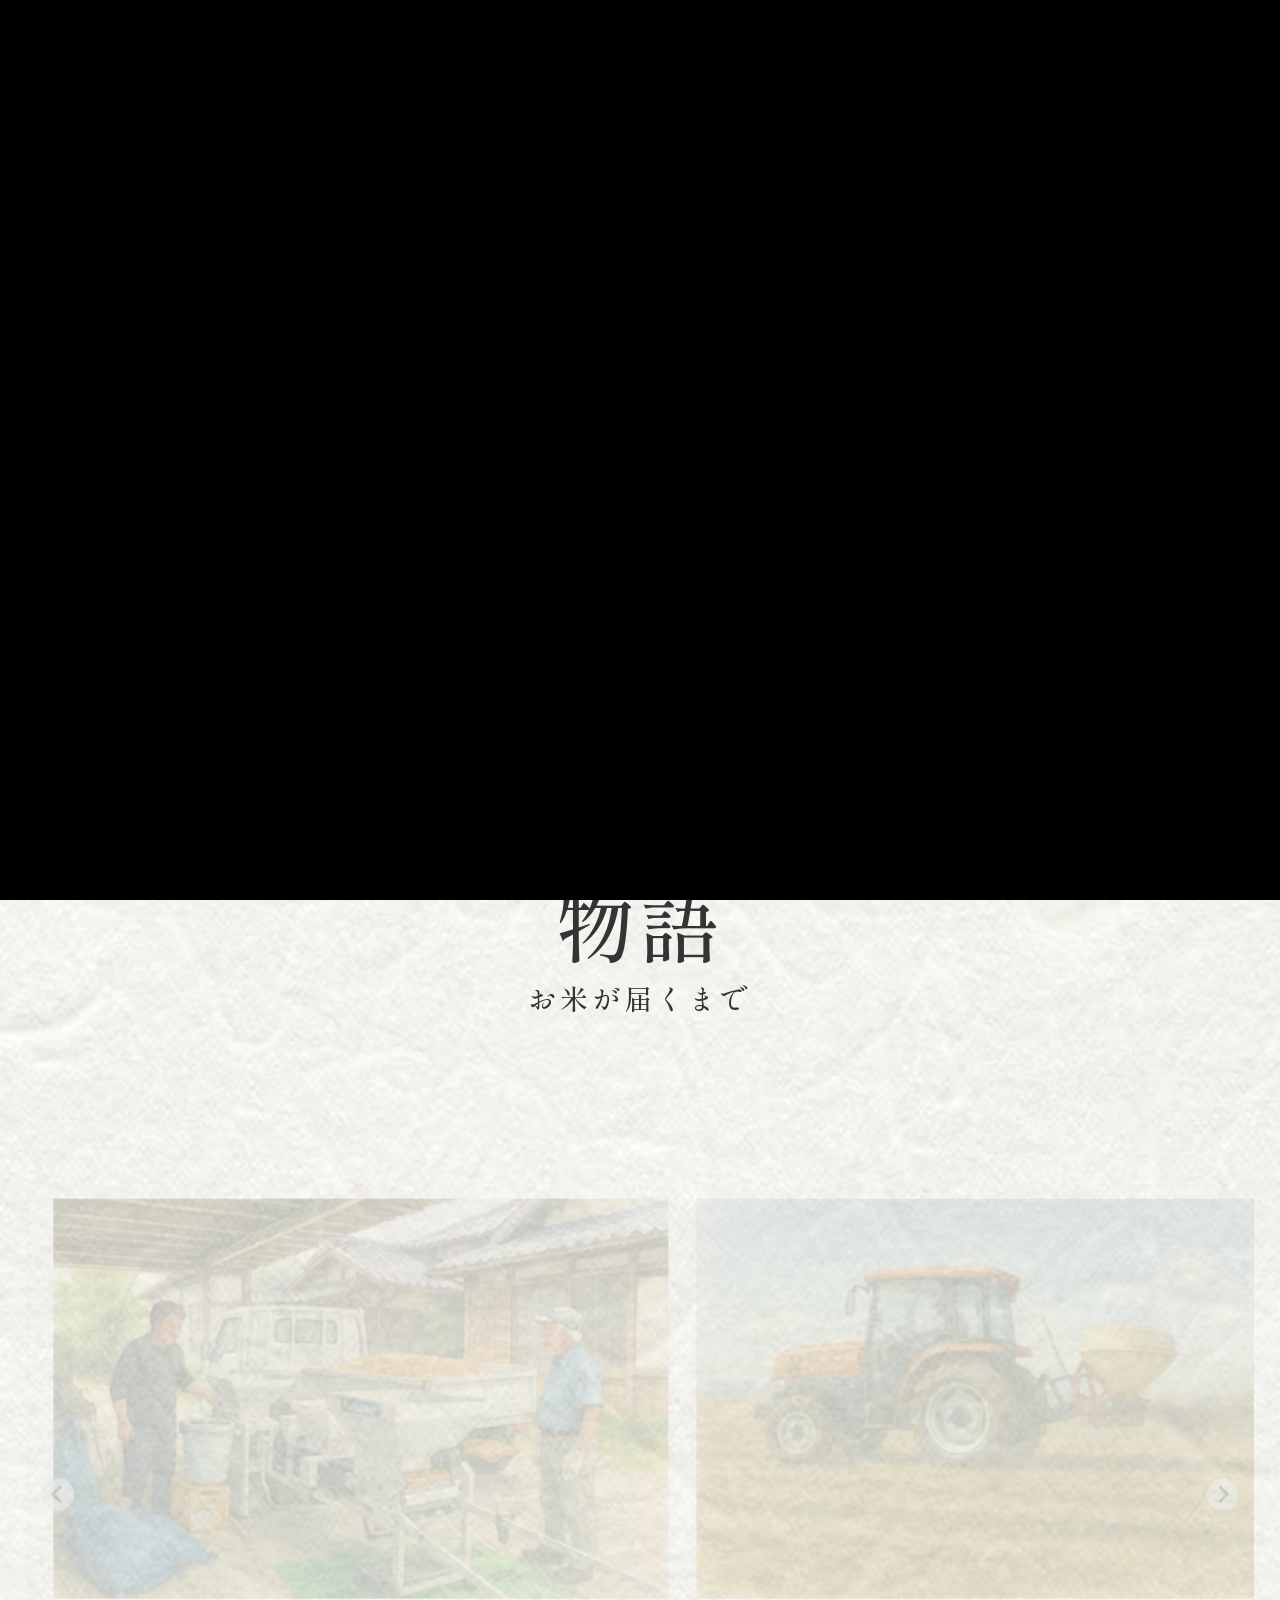
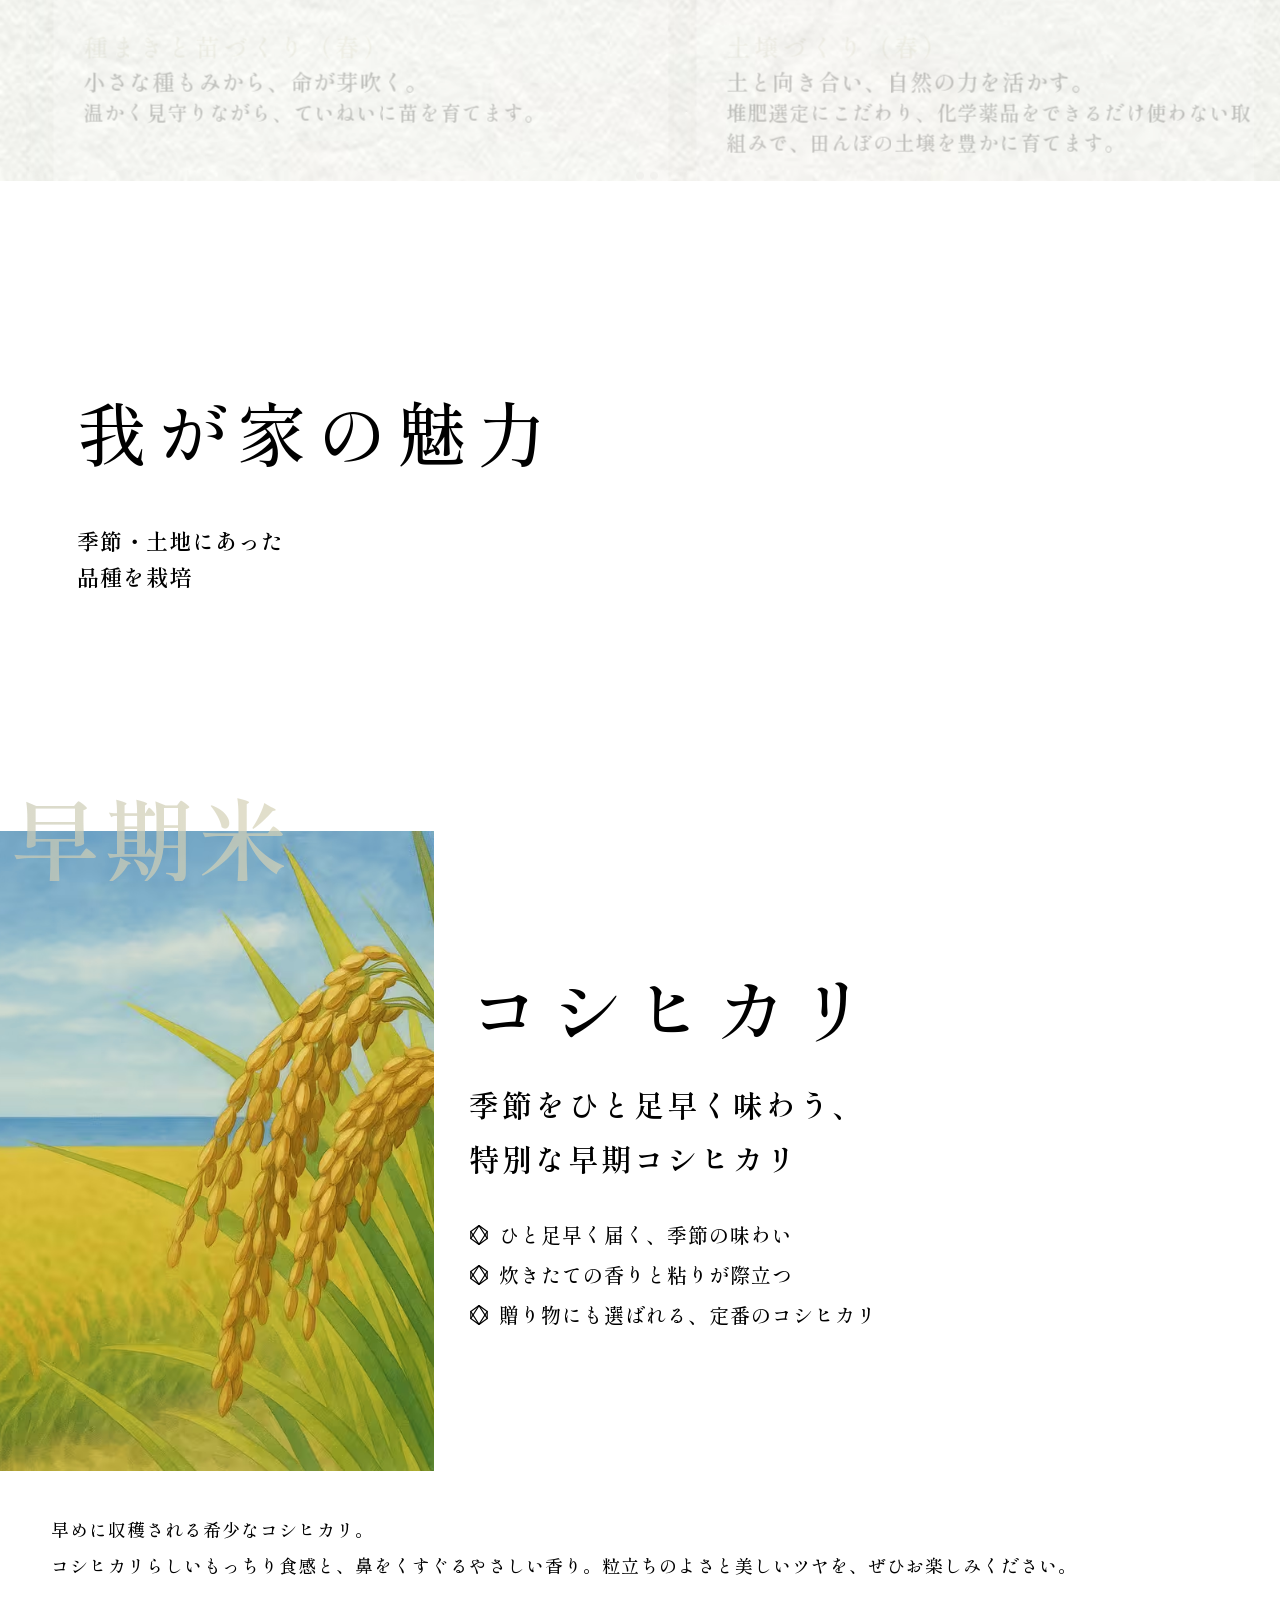
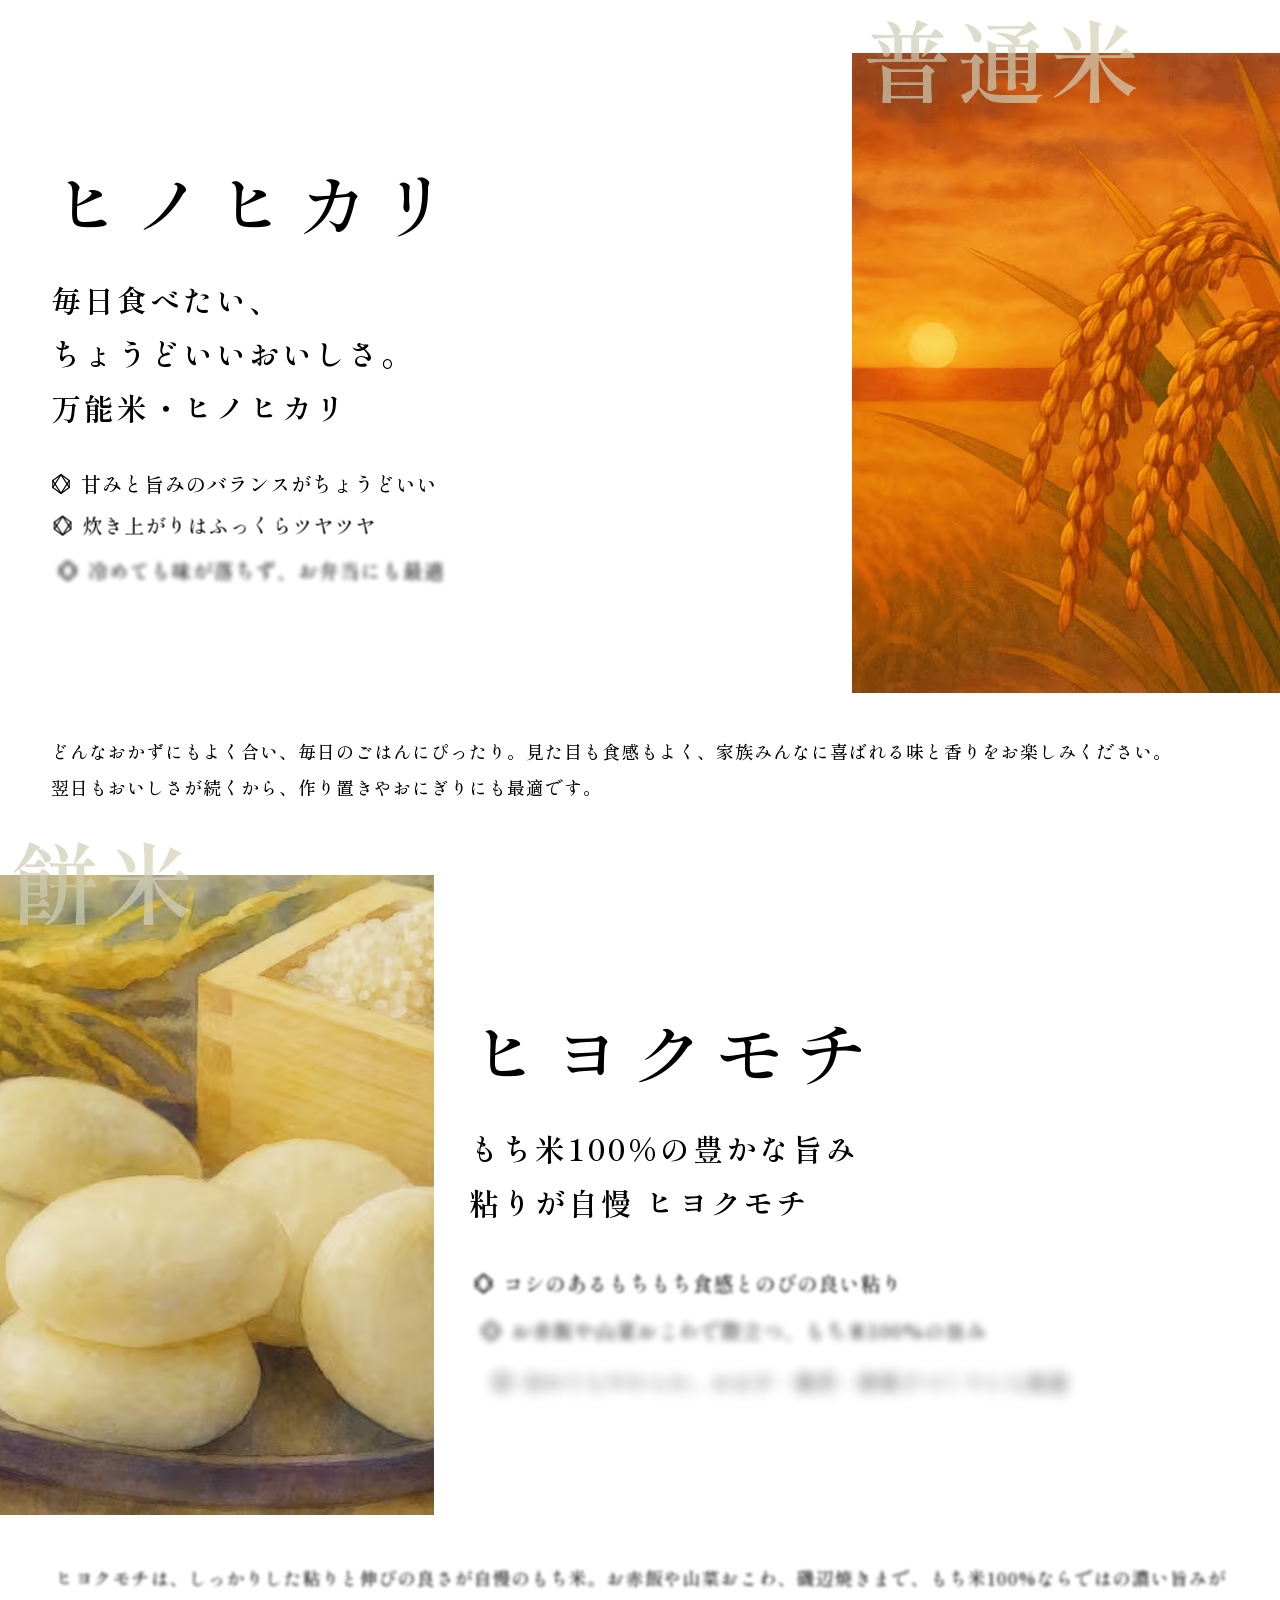
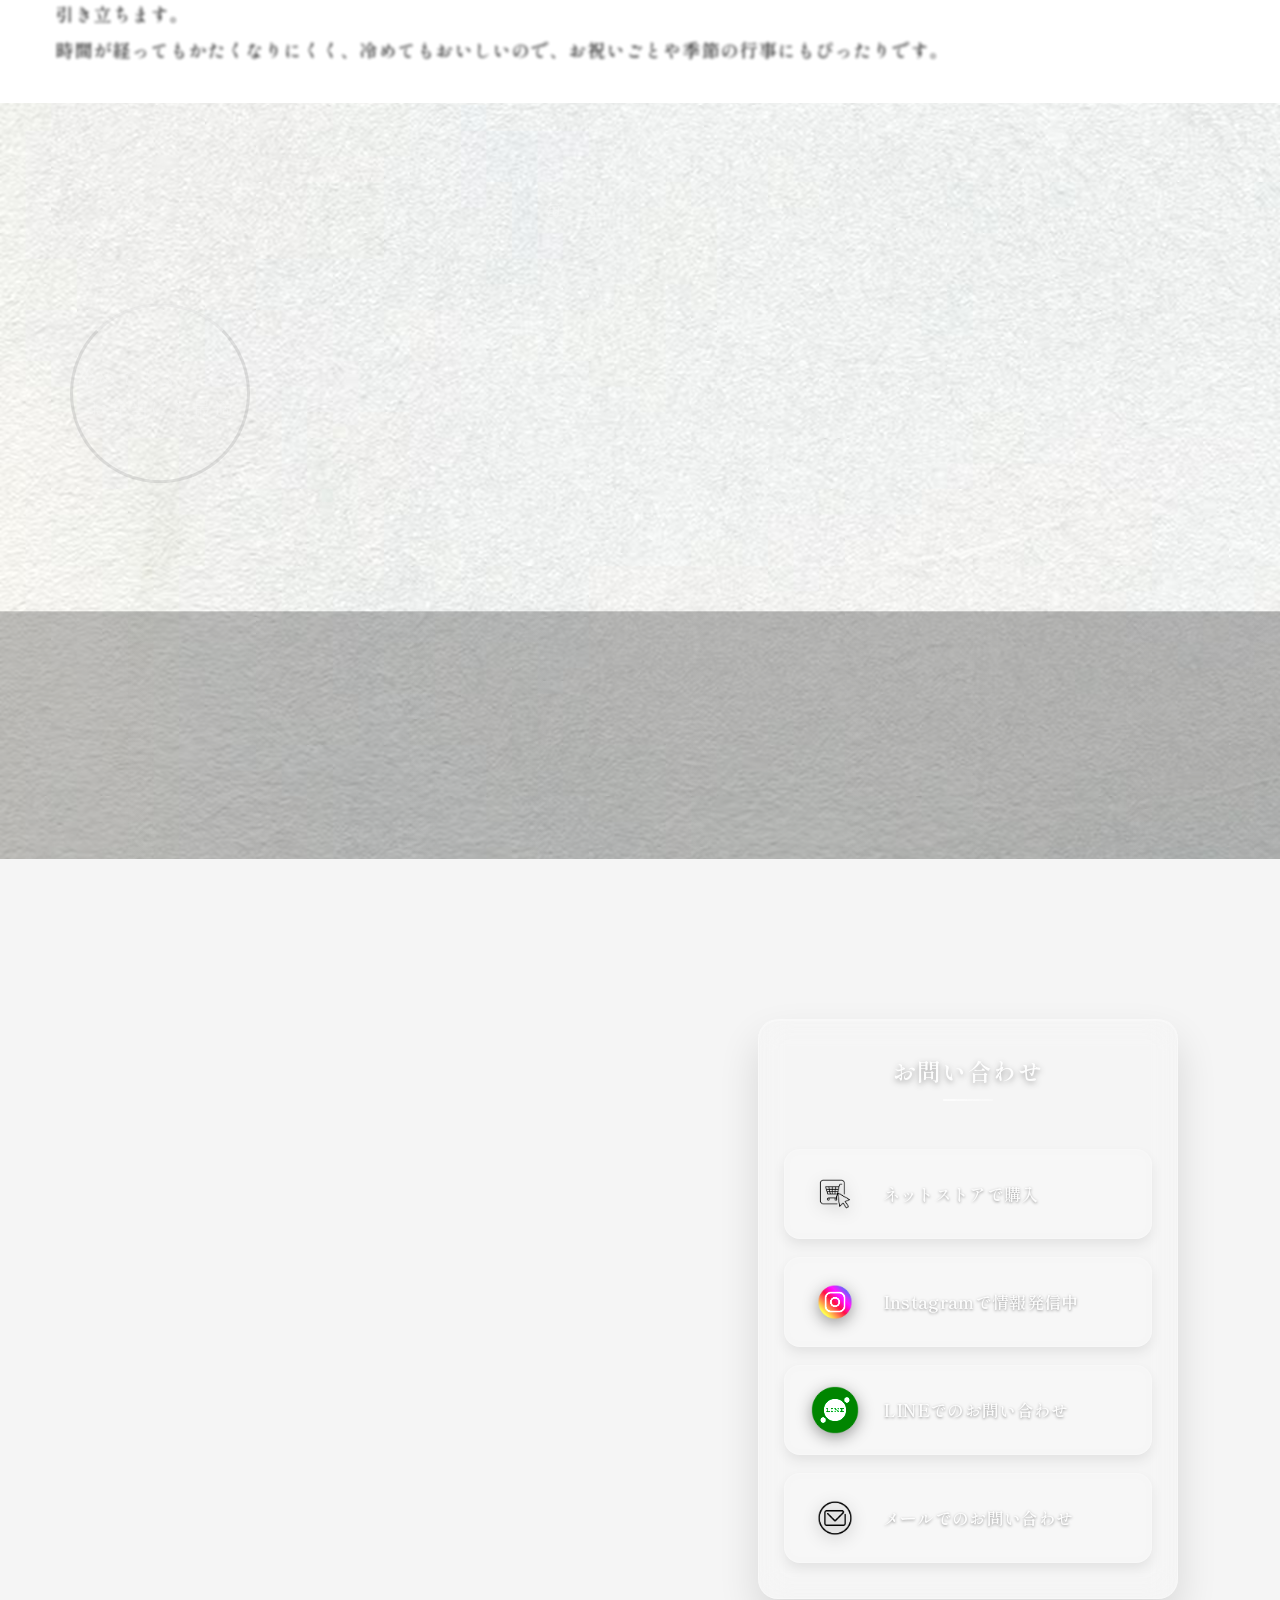
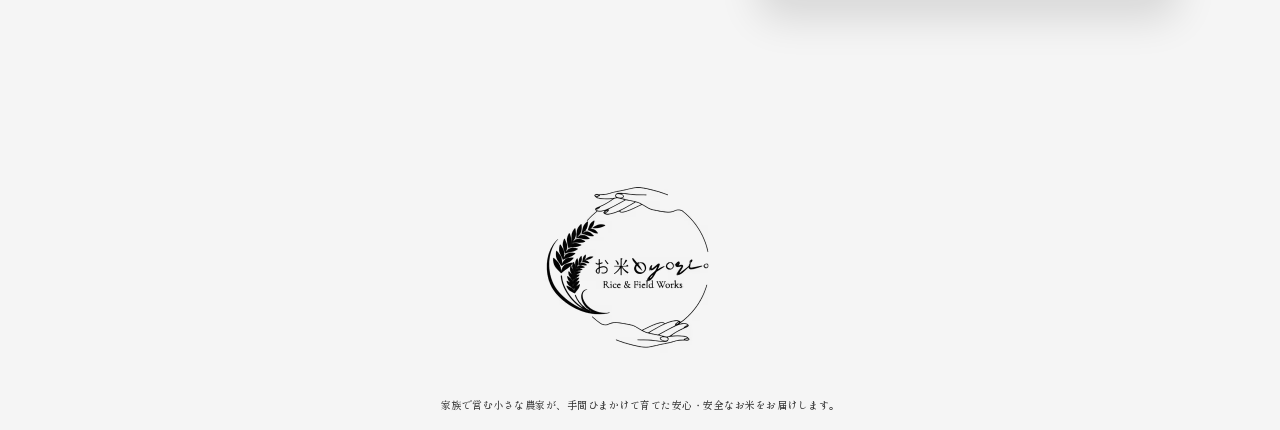
<file: index.html>
<!DOCTYPE html>
<html lang="ja">

<head>
	<meta http-equiv="Content-Type" content="text/html; charset=UTF-8" />
	<meta name="viewport" content="width=device-width, initial-scale=1" />
	<!--------------------------  meta情報 -------------------------->
	<title>お米と・・・｜熊本の農家直送</title>
	<meta name="description" content="ひと粒に、150年の家族の歴史。家族農家が心を込めて育てたお米をお届けします。">
	<meta name="keywords" content="熊本, お米, 新米, コシヒカリ, ヒノヒカリ,餅米,農家直送, 通販, okometo_yori">

	<!-- Favicon / App Icons -->
	<link rel="icon" href="./images/inaho.svg" type="image/svg+xml">
	<link rel="icon" href="./images/inaho-32.png" sizes="32x32" type="image/png">
	<link rel="icon" href="./images/inaho-16.png" sizes="16x16" type="image/png">
	<link rel="apple-touch-icon" href="./images/inaho-180.png">
	<link rel="mask-icon" href="./images/inaho.svg" color="#0f172a">
	<meta name="theme-color" content="#ffffff">

	<!--------------------------  CSS -------------------------->
	<link rel="stylesheet" href="./css/vendors/reset.css">
	<link rel="preload" href="./css/vendors/splide.min.css" as="style" onload="this.onload=null;this.rel='stylesheet'">
	<noscript><link rel="stylesheet" href="./css/vendors/splide.min.css"></noscript>
	<link rel="stylesheet" href="./css/style.css?v=20250913-3">

</head>

<body id="page-top" class="has-fixed-navbar">

	<!-------------------------- ▼ loading // start -------------------------->
	<section class="loading">
		<div class="bg"></div><!-- end .bg -->
		<div class="container">
			<div class="text">
				<div class="main">お米と・・・</div>
				<div class="tagline">
					想いを繋ぐ場所
				</div><!-- end .tagline -->
			</div><!-- end .text-->
		</div><!-- end .container -->
	</section><!-- end .loading -->
	<!-------------------------- ▲ loading // end -------------------------->


	<!-------------------------- ▼ navbar // start -------------------------->
	<div class="navbar-offset">
		<header class="navbar" data-initial-bg="./images/top-bg.jpg">
			<div class="container">
				<nav>
					<div class="brand">
						<p class="title">お米と・・・</p>
						<p class="tagline">想いを繋ぐ場所</p>
					</div>
					<button class="nav-toggle" aria-expanded="false" aria-controls="primary-nav" aria-label="メニュー">
						<span class="bar"></span>
						<span class="bar"></span>
						<span class="bar"></span>
					</button>
					<ul id="primary-nav" class="nav-list" data-collapsible>
						<li><a href="#page-top">ホーム</a></li>
						<li><a href="#stories">物語</a></li>
						<li><a href="#charm">我が家の魅力</a></li>
						<li><a href="#message">メッセージ</a></li>
						<li><a href="#contact">お問い合わせ</a></li>
						<li class="nav-cta">
							<a href="https://okometo.base.shop/" target="_blank" rel="noopener" class="btn-cta" aria-label="ネットストアで購入（別タブで開きます)">
								<span class="icon" aria-hidden="true">
									<svg xmlns="http://www.w3.org/2000/svg" viewBox="0 0 24 24" focusable="false">
										<path d="M6 6h15l-1.5 8.5a2 2 0 0 1-2 1.5H9a2 2 0 0 1-2-1.5L5 3H2" fill="none" stroke="currentColor" stroke-width="2" stroke-linecap="round" stroke-linejoin="round"/>
										<circle cx="9" cy="20" r="1.5" fill="currentColor"/>
										<circle cx="17" cy="20" r="1.5" fill="currentColor"/>
									</svg>
								</span>
								<span class="label">ネットストア</span>
							</a>
						</li>
					</ul>
				</nav>
			</div>
		</header>
	</div>
	<!-------------------------- ▼ navbar // end -------------------------->

	<!-------------------------- ▼ top // start -------------------------->
	<section id="top" class="top navbar-offset">
		<div class="container">
			<div class="first-view">
				<div class="splide" role="group" aria-label="ズームしながらフェード">
					<div class="splide__track">
						<div class="splide__list">
					<div class="splide__slide">
						<div class="thumb">
						  <picture>
						    <source type="image/avif" 
						            srcset="./images/first-view-thumb01-800.avif 800w, ./images/first-view-thumb01-1200.avif 1200w, ./images/first-view-thumb01-1400.avif 1400w" 
						            sizes="(max-width: 767px) 92vw, 1400px">
						    <source type="image/webp" 
						            srcset="./images/first-view-thumb01-800.webp 800w, ./images/first-view-thumb01-1200.webp 1200w, ./images/first-view-thumb01-1400.webp 1400w" 
						            sizes="(max-width: 767px) 92vw, 1400px">
						    <img src="./images/first-view-thumb01.jpg" alt="田んぼの風景" width="1400" height="1000" loading="eager" fetchpriority="high" decoding="async">
						  </picture>
						</div>
					</div><!-- end .splide__slide -->
					<div class="splide__slide">
						<div class="thumb">
						  <picture>
						    <source type="image/avif" srcset="./images/logo-800.avif 800w, ./images/logo-1000.avif 1000w" sizes="(max-width: 767px) 70vw, 1000px">
						    <source type="image/webp" srcset="./images/logo-800.webp 800w, ./images/logo-1000.webp 1000w" sizes="(max-width: 767px) 70vw, 1000px">
						    <img src="./images/logo.png" alt="お米と・・・ロゴ" width="1000" height="1000" loading="lazy" decoding="async">
						  </picture>
						</div>
					</div><!-- end .splide__slide -->
					<div class="splide__slide">
						<div class="thumb">
						  <picture>
						    <source type="image/avif" 
						            srcset="./images/first-view-thumb02-800.avif 800w, ./images/first-view-thumb02-1200.avif 1200w, ./images/first-view-thumb02-1400.avif 1400w" 
						            sizes="(max-width: 767px) 92vw, 1400px">
						    <source type="image/webp" 
						            srcset="./images/first-view-thumb02-800.webp 800w, ./images/first-view-thumb02-1200.webp 1200w, ./images/first-view-thumb02-1400.webp 1400w" 
						            sizes="(max-width: 767px) 92vw, 1400px">
						    <img src="./images/first-view-thumb02.png" alt="父と母" width="1400" height="1000" loading="lazy" decoding="async">
						  </picture>
						</div>
					</div><!-- end .splide__slide -->
					<div class="splide__slide">
						<div class="thumb">
						  <picture>
						    <source type="image/avif" 
						            srcset="./images/first-view-thumb03-800.avif 800w, ./images/first-view-thumb03-1200.avif 1200w, ./images/first-view-thumb03-1400.avif 1400w" 
						            sizes="(max-width: 767px) 92vw, 1400px">
						    <source type="image/webp" 
						            srcset="./images/first-view-thumb03-800.webp 800w, ./images/first-view-thumb03-1200.webp 1200w, ./images/first-view-thumb03-1400.webp 1400w" 
						            sizes="(max-width: 767px) 92vw, 1400px">
						    <img src="./images/first-view-thumb03.jpg" alt="祖父と祖母" width="1400" height="1000" loading="lazy" decoding="async">
						  </picture>
						</div>
					</div><!-- end .splide__slide -->
						</div><!-- end .splide__list-->
					</div><!-- end .splide__track-->
				</div><!-- end .splide -->
				<div class="text">
					<h2>
						<div class="catch">
							<span>ひと粒に、<br>家族の<br>愛がぎゅっと。</span>
					</h2>
					<h1>
						<div class="catch">
							<span>150年磨かれた技と心が紡ぐ、至福のごはん</span>
						</div>
					</h1>
					<ul>
						<li>五代（150年）続く家族農家の真心</li>
						<li>手間ひまかけた栽培で育つお米</li>
						<li>私たちが届けるお米は、家族が毎日食べているお米です</li>
					</ul>
					<div class="sentence">
						<p>私たちの家族が毎日食べている、安心・安全なお米。冷めてもふっくらとした食感と、甘みと粘りの絶妙なバランスが特徴です。<br></p>
						<p>農家直送だからこそ、新鮮な状態でお届けできます。<br></p>
						<p>家族を想って育てたお米だからこそ、誰かの大切な人への贈り物にもぴったり。心と一緒に届く、美味しさをぜひお楽しみください。</p>
					</div>
				</div><!-- end .text -->
			</div><!-- end .first-view -->
		</div><!-- end .cotainer -->
	</section><!-- end .top -->
	<!-------------------------- ▲ top // end -------------------------->


	<!-------------------------- ▼ stories // start -------------------------->
	<section id="stories" class="navbar-offset stories">
		<div class="title">
			<h3>
				<div class="catch">物語</div><!-- end .catch -->
			</h3>
			<h2>
				<div class="catch">お米が届くまで</div><!-- end .catch -->
			</h2>
		</div>
		<div class="container">
			<div class="splide" aria-label="物語">
				<div class="splide-wrapper">
					<div class="splide__track">
						<ul class="splide__list">
							<li class="splide__slide">
								<div class="thumb">
									<picture>
  										<source type="image/avif" srcset="./images/stories01-tanemaki-400.avif 400w, ./images/stories01-tanemaki-800.avif 800w" sizes="(max-width: 767px) 70vw, 400px">
  										<source type="image/webp" srcset="./images/stories01-tanemaki-400.webp 400w, ./images/stories01-tanemaki-800.webp 800w" sizes="(max-width: 767px) 70vw, 400px">
  										<img src="./images/stories01-tanemaki.png" alt="種まきと苗づくりの様子" loading="lazy" decoding="async" fetchpriority="low">
									</picture>
								</div>
								<!-- end .stories-thumb -->
								<div class="text">
									<div class="category">
										<p>種まきと苗づくり（春）</p>
									</div><!-- end .category -->
									<h3>
										<div class="catch">小さな種もみから、命が芽吹く。</div><!-- end .catch -->
									</h3>
									<h4>
										<div class="catch">温かく見守りながら、ていねいに苗を育てます。</div><!-- end .catch -->
									</h4>
								</div><!-- end .text -->
							</li>
							<li class="splide__slide">
								<div class="thumb">
									<picture>
  										<source type="image/avif" srcset="./images/stories02-dojyouzukuri-400.avif 400w, ./images/stories02-dojyouzukuri-800.avif 800w" sizes="(max-width: 767px) 70vw, 400px">
  										<source type="image/webp" srcset="./images/stories02-dojyouzukuri-400.webp 400w, ./images/stories02-dojyouzukuri-800.webp 800w" sizes="(max-width: 767px) 70vw, 400px">
  										<img src="./images/stories02-dojyouzukuri.png" alt="土壌づくりの風景" loading="lazy" decoding="async" fetchpriority="low">
									</picture>
								</div>
								<!-- end .stories-thumb -->
								<div class="text">
									<div class="category">
										<p>土壌づくり（春）</p>
									</div><!-- end .category -->
									<h3>
										<div class="catch">土と向き合い、自然の力を活かす。</div><!-- end .catch -->
									</h3>
									<h4>
										<div class="catch">堆肥選定にこだわり、化学薬品をできるだけ使わない取り組みで、田んぼの土壌を豊かに育てます。</div><!-- end .catch -->
									</h4>
								</div><!-- end .text -->
							</li>
							<li class="splide__slide">
								<div class="thumb">
									<picture>
  										<source type="image/avif" srcset="./images/stories03-taue-400.avif 400w, ./images/stories03-taue-800.avif 800w" sizes="(max-width: 767px) 70vw, 400px">
  										<source type="image/webp" srcset="./images/stories03-taue-400.webp 400w, ./images/stories03-taue-800.webp 800w" sizes="(max-width: 767px) 70vw, 400px">
  										<img src="./images/stories03-taue.png" alt="田植えの様子" loading="lazy" decoding="async" fetchpriority="low">
									</picture>
								</div>
								<!-- end .stories-thumb -->
								<div class="text">
									<div class="category">
										<p>田植え（初夏）</p>
									</div><!-- end .category -->
									<h3>
										<div class="catch">家族総出で一本ずつ心をこめて植えます。</div><!-- end .catch -->
									</h3>
									<h4>
										<div class="catch">温かく見守りながら、ていねいに苗を育てます。</div><!-- end .catch -->
									</h4>
								</div><!-- end .text -->
							</li>
							<li class="splide__slide">
								<div class="thumb">
									<picture>
  										<source type="image/avif" srcset="./images/stories04-nouyakusanpu-400.avif 400w, ./images/stories04-nouyakusanpu-800.avif 800w" sizes="(max-width: 767px) 70vw, 400px">
  										<source type="image/webp" srcset="./images/stories04-nouyakusanpu-400.webp 400w, ./images/stories04-nouyakusanpu-800.webp 800w" sizes="(max-width: 767px) 70vw, 400px">
  										<img src="./images/stories04-nouyakusanpu.png" alt="育成と手入れの作業" loading="lazy" decoding="async" fetchpriority="low">
									</picture></div>
								<!-- end .stories-thumb -->
								<div class="text">
									<div class="category">
										<p>育成と手入れ（夏）</p>
									</div><!-- end .category -->
									<h3>
										<div class="catch">太陽の光、雨の恵み、そして人の手。</div><!-- end .catch -->
									</h3>
									<h4>
										<div class="catch">雑草をとり、病害虫を見守りながら、稲はすくすく成長します。</div><!-- end .catch -->
									</h4>
								</div><!-- end .text -->
							</li>
							<li class="splide__slide">
								<div class="thumb">
									<picture>
 	 									<source type="image/avif" srcset="./images/stories05-inekari-400.avif 400w, ./images/stories05-inekari-800.avif 800w" sizes="(max-width: 767px) 70vw, 400px">
  										<source type="image/webp" srcset="./images/stories05-inekari-400.webp 400w, ./images/stories05-inekari-800.webp 800w" sizes="(max-width: 767px) 70vw, 400px">
  										<img src="./images/stories05-inekari.png" alt="稲刈りの収穫風景" loading="lazy" decoding="async" fetchpriority="low">
									</picture></div>
								<!-- end .stories-thumb -->
								<div class="text">
									<div class="category">
										<p> 収穫（秋）</p>
									</div><!-- end .category -->
									<h3>
										<div class="catch">黄金色に染まる田んぼ。</div><!-- end .catch -->
									</h3>
									<h4>
										<div class="catch">実りの重さを感じながら、感謝の気持ちで稲を刈り取ります。</span></div><!-- end .catch -->
									</h4>
								</div><!-- end .text -->
							</li>
							<li class="splide__slide">
								<div class="thumb">
									<picture>
  										<source type="image/avif" srcset="./images/stories06-konnpou-400.avif 400w, ./images/stories06-konnpou-800.avif 800w" sizes="(max-width: 767px) 70vw, 400px">
  										<source type="image/webp" srcset="./images/stories06-konnpou-400.webp 400w, ./images/stories06-konnpou-800.webp 800w" sizes="(max-width: 767px) 70vw, 400px">
  										<img src="./images/stories06-konnpou.png" alt="精米と発送の様子" loading="lazy" decoding="async" fetchpriority="low">
									</picture></div>
								<!-- end .stories-thumb -->
								<div class="text">
									<div class="category">
										<p> 精米と発送（新米の季節）</p>
									</div><!-- end .category -->
									<h3>
										<div class="catch">注文ごとに精米し、できたてをそのままお届け。</div><!-- end .catch -->
									</h3>
									<h4>
										<div class="catch">ごはんの炊き上がる香りまで届けたいと思っています。</span></div><!-- end .catch -->
									</h4>
								</div><!-- end .text -->
							</li>
						</ul>
					</div><!-- end .splide-track -->
					<div class="splide__progress">
						<div class="splide__progress__bar"></div><!-- end .splide__progress__bar -->
					</div><!-- end .splide__progress__bar -->
					<div class="splide__arrows"></div><!-- end .splide__arrows -->
				</div><!-- end .splide-wrapper -->
			</div><!-- end .splide -->
		</div><!-- end .container -->
	</section><!-- end .stories -->
	<!-------------------------- ▲ stories // end -------------------------->

	<!-------------------------- ▼ charm // start -------------------------->
	<section id="charm" class="navbar-offset charm">
		<div class="container">
			<div class="title">
				<div class="text">
					<h3>
						<div class="catch">我が家の魅力</div><!-- end .catch -->
					</h3>
					<h2>
						<div class="catch">季節・土地にあった<br>品種を栽培</div><!-- end .catch -->
					</h2>
				</div><!-- end .text -->
				<div class="thumb">
					<picture>
  						<source type="image/avif" srcset="./images/charm-title-thumb-800.avif 800w, ./images/charm-title-thumb-1200.avif 1200w" sizes="(max-width: 767px) 92vw, 1200px">
  						<source type="image/webp" srcset="./images/charm-title-thumb-800.webp 800w, ./images/charm-title-thumb-1200.webp 1200w" sizes="(max-width: 767px) 92vw, 1200px">
  						<img src="./images/charm-title-thumb.jpg" alt="我が家の魅力セクションのイメージ" loading="lazy" decoding="async" fetchpriority="low">
					</picture>
				</div><!-- end .thumb -->
			</div><!-- end .title -->
			<div class="box-wrapper anchor-section">
				<div class="box">
					<div class="box-top">
						<div class="thumb">
							<div class="rice-type">
								<p>早期米</p>
							</div><!-- end .rice-type -->
							<picture>
  								<source type="image/avif" srcset="./images/charm-box-thumb01-400.avif 400w, ./images/charm-box-thumb01-800.avif 800w" sizes="(max-width: 767px) 92vw, 480px">
  								<source type="image/webp" srcset="./images/charm-box-thumb01-400.webp 400w, ./images/charm-box-thumb01-800.webp 800w" sizes="(max-width: 767px) 92vw, 480px">
  								<img src="./images/charm-box-thumb01.jpg" alt="早期米コシヒカリのイメージ" loading="lazy" decoding="async" fetchpriority="low">
							</picture>
						</div><!-- end .thumb -->
						<div class="text">
							<div class="en">
								<p>コシヒカリ</p>
							</div><!-- end p -->
							<h3>
								<div class="catch">季節をひと足早く味わう、<br>特別な早期コシヒカリ</div><!-- end .catch -->
							</h3>
							<ul>
								<li>ひと足早く届く、季節の味わい</li>
								<li>炊きたての香りと粘りが際立つ</li>
								<li>贈り物にも選ばれる、定番のコシヒカリ</li>
							</ul>
							<div class="geometory"><img src="./images/charm-box-geometory01.png" alt="*" loading="lazy" decoding="async"></div>
							<!-- end .geometory -->
						</div><!-- end .text-->
					</div><!-- end .top -->
					<div class="bottom">
						<div class="sentence">
							<p>早めに収穫される希少なコシヒカリ。<br>コシヒカリらしいもっちり食感と、鼻をくすぐるやさしい香り。粒立ちのよさと美しいツヤを、ぜひお楽しみください。
							</p>
						</div><!-- end .sentence -->
					</div><!-- end .bottom -->
				</div><!-- end .box -->
				<div class="box">
					<div class="box-top">
						<div class="thumb">
							<div class="rice-type">
								<p>普通米</p>
							</div><!-- end .rice-type -->
							<picture>
  								<source type="image/avif" srcset="./images/charm-box-thumb02-400.avif 400w, ./images/charm-box-thumb02-800.avif 800w" sizes="(max-width: 767px) 92vw, 480px">
  								<source type="image/webp" srcset="./images/charm-box-thumb02-400.webp 400w, ./images/charm-box-thumb02-800.webp 800w" sizes="(max-width: 767px) 92vw, 480px">
  								<img src="./images/charm-box-thumb02.jpg" alt="ヒノヒカリのイメージ" loading="lazy" decoding="async" fetchpriority="low">
							</picture>
						</div><!-- end .thumb -->
						<div class="text">
							<div class="en">
								<p>ヒノヒカリ</p>
							</div><!-- end p -->
							<h3>
								<div class="catch">毎日食べたい、<br>ちょうどいいおいしさ。<br>万能米・ヒノヒカリ</div><!-- end .catch -->
							</h3>
							<ul>
								<li>甘みと旨みのバランスがちょうどいい</li>
								<li>炊き上がりはふっくらツヤツヤ</li>
								<li>冷めても味が落ちず、お弁当にも最適</li>
							</ul>
							<div class="geometory"><img src="./images/charm-box-geometory01.png" alt="*" loading="lazy" decoding="async"></div>
							<!-- end .geometory -->
						</div><!-- end .text-->
					</div><!-- end .top -->
					<div class="bottom">
						<div class="sentence">
							<p>どんなおかずにもよく合い、毎日のごはんにぴったり。見た目も食感もよく、家族みんなに喜ばれる味と香りをお楽しみください。<br>翌日もおいしさが続くから、作り置きやおにぎりにも最適です。</p>
						</div><!-- end .sentence -->
					</div><!-- end .bottom -->
				</div><!-- end .box -->
				<div class="box">
					<div class="box-top">
						<div class="thumb">
							<div class="rice-type">
								<p>餅米</p>
							</div><!-- end .rice-type -->
							<picture>
  								<source type="image/avif" srcset="./images/charm-box-thumb03-400.avif 400w, ./images/charm-box-thumb03-800.avif 800w" sizes="(max-width: 767px) 92vw, 480px">
  								<source type="image/webp" srcset="./images/charm-box-thumb03-400.webp 400w, ./images/charm-box-thumb03-800.webp 800w" sizes="(max-width: 767px) 92vw, 480px">
  								<img src="./images/charm-box-thumb03.png" alt="ヒヨクモチのイメージ" loading="lazy" decoding="async" fetchpriority="low">
							</picture>
						</div><!-- end .thumb -->
						<div class="text">
							<div class="en">
								<p>ヒヨクモチ</p>
							</div><!-- end p -->
							<h3>
								<div class="catch">もち米100%の豊かな旨み<br>粘りが自慢 ヒヨクモチ<br></div><!-- end .catch -->
							</h3>
							<ul>
								<li>コシのあるもちもち食感とのびの良い粘り</li>
								<li>お赤飯や山菜おこわで際立つ、もち米100%の旨み</li>
								<li>冷めてもやわらか。おはぎ・雑煮・餅菓子づくりにも最適</li>
							</ul>
							<div class="geometory"><img src="./images/charm-box-geometory01.png" alt="*" loading="lazy" decoding="async"></div>
							<!-- end .geometory -->
						</div><!-- end .text-->
					</div><!-- end .box-top -->
					<div class="bottom">
						<div class="sentence">
							<p>ヒヨクモチは、しっかりした粘りと伸びの良さが自慢のもち米。お赤飯や山菜おこわ、磯辺焼きまで、もち米100%ならではの濃い旨みが引き立ちます。<br> 時間が経ってもかたくなりにくく、冷めてもおいしいので、お祝いごとや季節の行事にもぴったりです。<br></p>
						</div><!-- end .sentence -->
					</div><!-- end .bottom -->
				</div><!-- end .box -->
			</div><!-- end .box-wrapper -->
		</div><!-- end .container -->
	</section><!-- end .charm -->
	<!-------------------------- ▲ charm // end -------------------------->

	<!-------------------------- ▼ message // start -------------------------->
	<section id="message" class="navbar-offset message">
		<div class="bg-image">
			<picture>
  				<source type="image/avif" srcset="./images/message-bg-800.avif 800w, ./images/message-bg-1200.avif 1200w, ./images/message-bg-1600.avif 1600w" sizes="(max-width: 767px) 100vw, 1600px">
  				<source type="image/webp" srcset="./images/message-bg-800.webp 800w, ./images/message-bg-1200.webp 1200w, ./images/message-bg-1600.webp 1600w" sizes="(max-width: 767px) 100vw, 1600px">
  				<img src="./images/message-bg.jpg" alt="メッセージ背景" width="1600" height="1200" loading="lazy" decoding="async" fetchpriority="low">
			</picture>
		</div>
		<!-- end .bg -->
		<div class="bg-color"></div><!-- end .bg-color -->
		<div class="container">
			<div class="mark-wrapper">
				<ul>
					<li class="mark">
						<p>冷めてもふっくら<br>お弁当にも最適</p>
					</li>
					<li class="mark">
						<p>家族が毎日<br>食べている<br>安心米</p>
					</li>
				</ul>
				<ul>
					<li class="mark">
						<p>甘みと粘りの<br>絶妙バランス</p>
					</li>
					<li class="point">
						<p>　</p>
					</li>
					<li class="mark">
						<p>農家直送の<br>新鮮なお米</p>
					</li>
				</ul>
				<ul>
					<li class="mark">
						<p>ギフトにも<br>喜ばれる<br>高品質</p>
					</li>
				</ul>
			</div><!-- end .mark-wrapper -->
			<div class="text">
				<h2>
					<div class="catch">毎日の食卓に<br>安心と美味しさを<br>お届けします</div><!-- end .catch -->
				</h2>
				<div class="sentence">
					<p>私たちは家族経営の小さな農家として、一粒一粒のお米に愛情を込めて栽培しています。冷めてもふっくらとした食感、甘みと粘りの絶妙なバランス、そして農家直送だからこそ実現できる新鮮さが特徴です。<br></p>
					<p>五代続く、約150年の歩み。受け継いだ知恵と手仕事で、一粒一粒をていねいに育てています。<br></p>
					<p>私たち家族が毎日食べているお米だからこそ、安心・安全にこだわり、手間ひまを惜しまず丁寧に育てています。贈り物としても喜ばれる、高品質なお米を、ぜひご家族の食卓でお楽しみください。<br></p>
					<p>収穫量が限られているため、数量限定となります。</p>
				</div><!-- end .sentence -->
			</div><!-- end .text -->
		</div><!-- end .container -->
	</section><!-- end .message -->
	<!-------------------------- ▲ message // end -------------------------->
	<!-------------------------- ▼ contact // start -------------------------->
	<section id="contact" class="navbar-offset contact">
		<!-- 背景動画 -->
		<div class="video-background">
			<iframe
			id="contact-vimeo"
			src="https://player.vimeo.com/video/1118282319?background=1&autoplay=1&muted=1&loop=1&autopause=0&dnt=1"
			frameborder="0"
			allow="autoplay; fullscreen; picture-in-picture; clipboard-write; encrypted-media; web-share"
			referrerpolicy="strict-origin-when-cross-origin"
			title="contact-background"
			onload="document.querySelector('#contact .video-background')?.classList.add('has-video')">
		  </iframe>
			<picture>
				<!-- フォールバック画像 -->
				<source srcset="./images/contact-fallback-mobile.webp" media="(max-width: 767px)" type="image/webp">
				<img src="./images/contact-fallback.webp" alt="お問い合わせ背景" width="1600" height="1200" loading="lazy" decoding="async">
			</picture>
		</div>
		<div class="container">
			<aside class="contact-actions" role="complementary" aria-label="連絡手段">
				<h3 class="panel-title">お問い合わせ</h3>
				<a href="https://okometo.base.shop/" target="_blank" rel="noopener" class="netShop">
					<div class="icon"><img src="./images/NetShop.png" alt="ネットストア" loading="lazy" decoding="async"></div>
					<div class="catch"><p>ネットストアで購入</p></div>
				  </a>

				<a href="https://www.instagram.com/okometo_yori/" target="_blank" rel="noopener" class="instagram">
				  <div class="icon"><img src="./images/Instagram.png" alt="Instagram" loading="lazy" decoding="async"></div>
				  <div class="catch"><p>Instagramで情報発信中</p></div>
				</a>

				<a href="https://lin.ee/zY9FGjl" target="_blank" rel="noopener" class="line">
					<div class="icon"><img src="./images/LINE.png" alt="LINE" loading="lazy" decoding="async"></div>
					<div class="catch"><p>LINEでのお問い合わせ</p></div>
				</a>

			<a href="https://thebase.com/inquiry/okometo-base-shop" target="_blank" rel="noopener" class="email" aria-label="メールでのお問い合わせ">
				<div class="icon"><img src="./images/Mail.png" alt="メール" loading="lazy" decoding="async"></div>
				<div class="catch"><p>メールでのお問い合わせ</p></div>
			</a>
			</aside>
		</div>
	</section>
	<!-------------------------- ▲ contact // end -------------------------->


	<!-------------------------- ▼ footer // start -------------------------->
	<footer class="footer">
		<div class="container">
			<div class="footer-top">
				<div class="logo">
					<picture>
					  <source type="image/avif" srcset="./images/logo-400.avif 400w, ./images/logo-800.avif 800w" sizes="(max-width: 767px) 40vw, 300px">
					  <source type="image/webp" srcset="./images/logo-400.webp 400w, ./images/logo-800.webp 800w" sizes="(max-width: 767px) 40vw, 300px">
					  <img src="./images/logo.png" alt="お米と・・・" class="plane" loading="lazy" decoding="async">
					</picture>
				</div>
			</div>
			<div class="copyright">
				<small>
					<span class="copyright-text-pc">家族で営む小さな農家が、手間ひまかけて育てた安心・安全なお米をお届けします。<br></span>
					<span class="copyright-text-sp">家族で営む小さな農家が、<br>手間ひまかけて育てた安心・安全なお米をお届けします。<br></span>
					 <span class="sp-disblock">© お米と・・・ | Rice & Field Works.</span>
				 </small>
			</div>
		</div>
	</footer>
	<!-------------------------- ▲ footer // end -------------------------->


	<!-------------------------- ▼ base // start -------------------------->
	<section class="base">
		<div class="container">
		</div><!-- end .container -->
	</section><!-- end .base -->
	<!-------------------------- ▲ base // end -------------------------->





	<!--------------------------  JavaScript -------------------------->
	<script src="./js/gsap.min.js" defer></script>
	<script src="./js/SplitText.min.js" defer></script>
	<script src="./js/loading.js" defer></script>
	<script src="./js/splide.min.js" defer></script>
	<script src="./js/splide-setting.js" defer></script>
	<script src="./js/ScrollTrigger.min.js" defer></script> 
	<script src="./js/animation-base.js" defer></script>
	<script src="./js/video-background.js" defer></script>



</body>

</html>
</file>
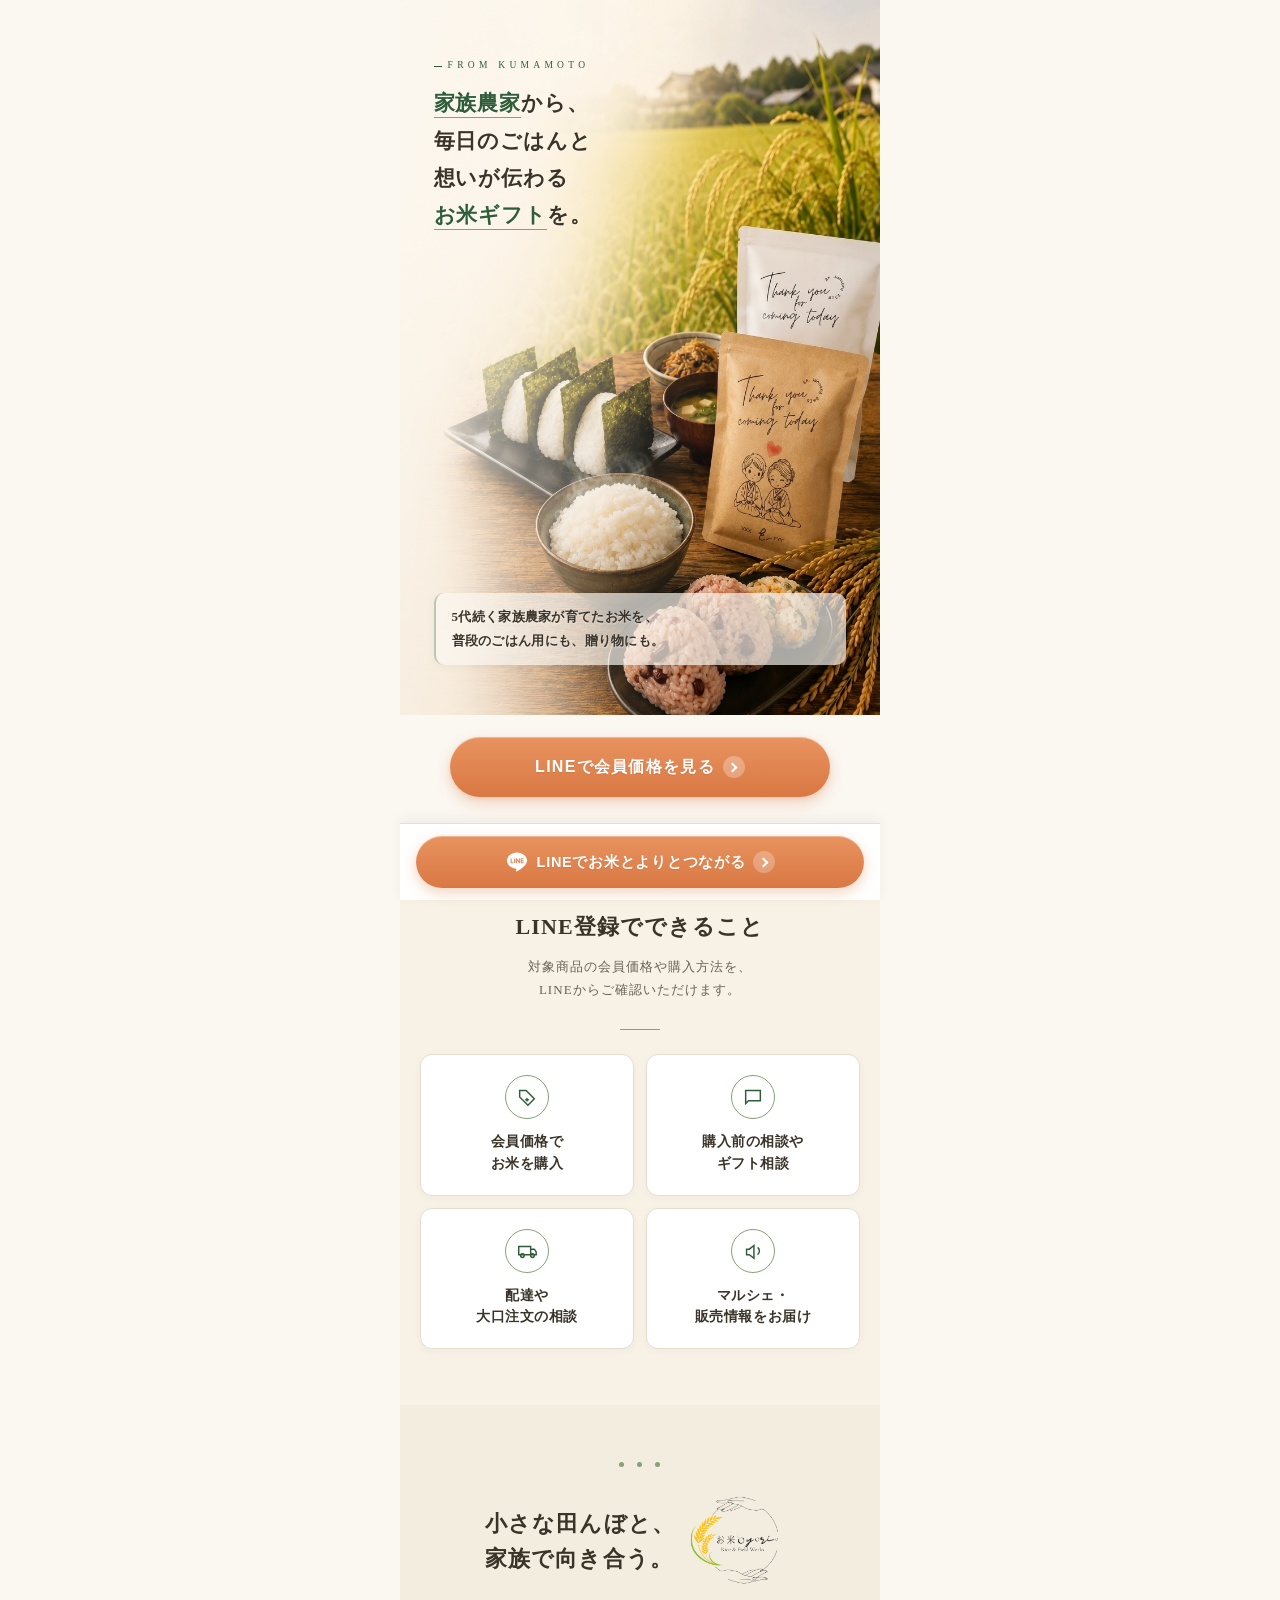
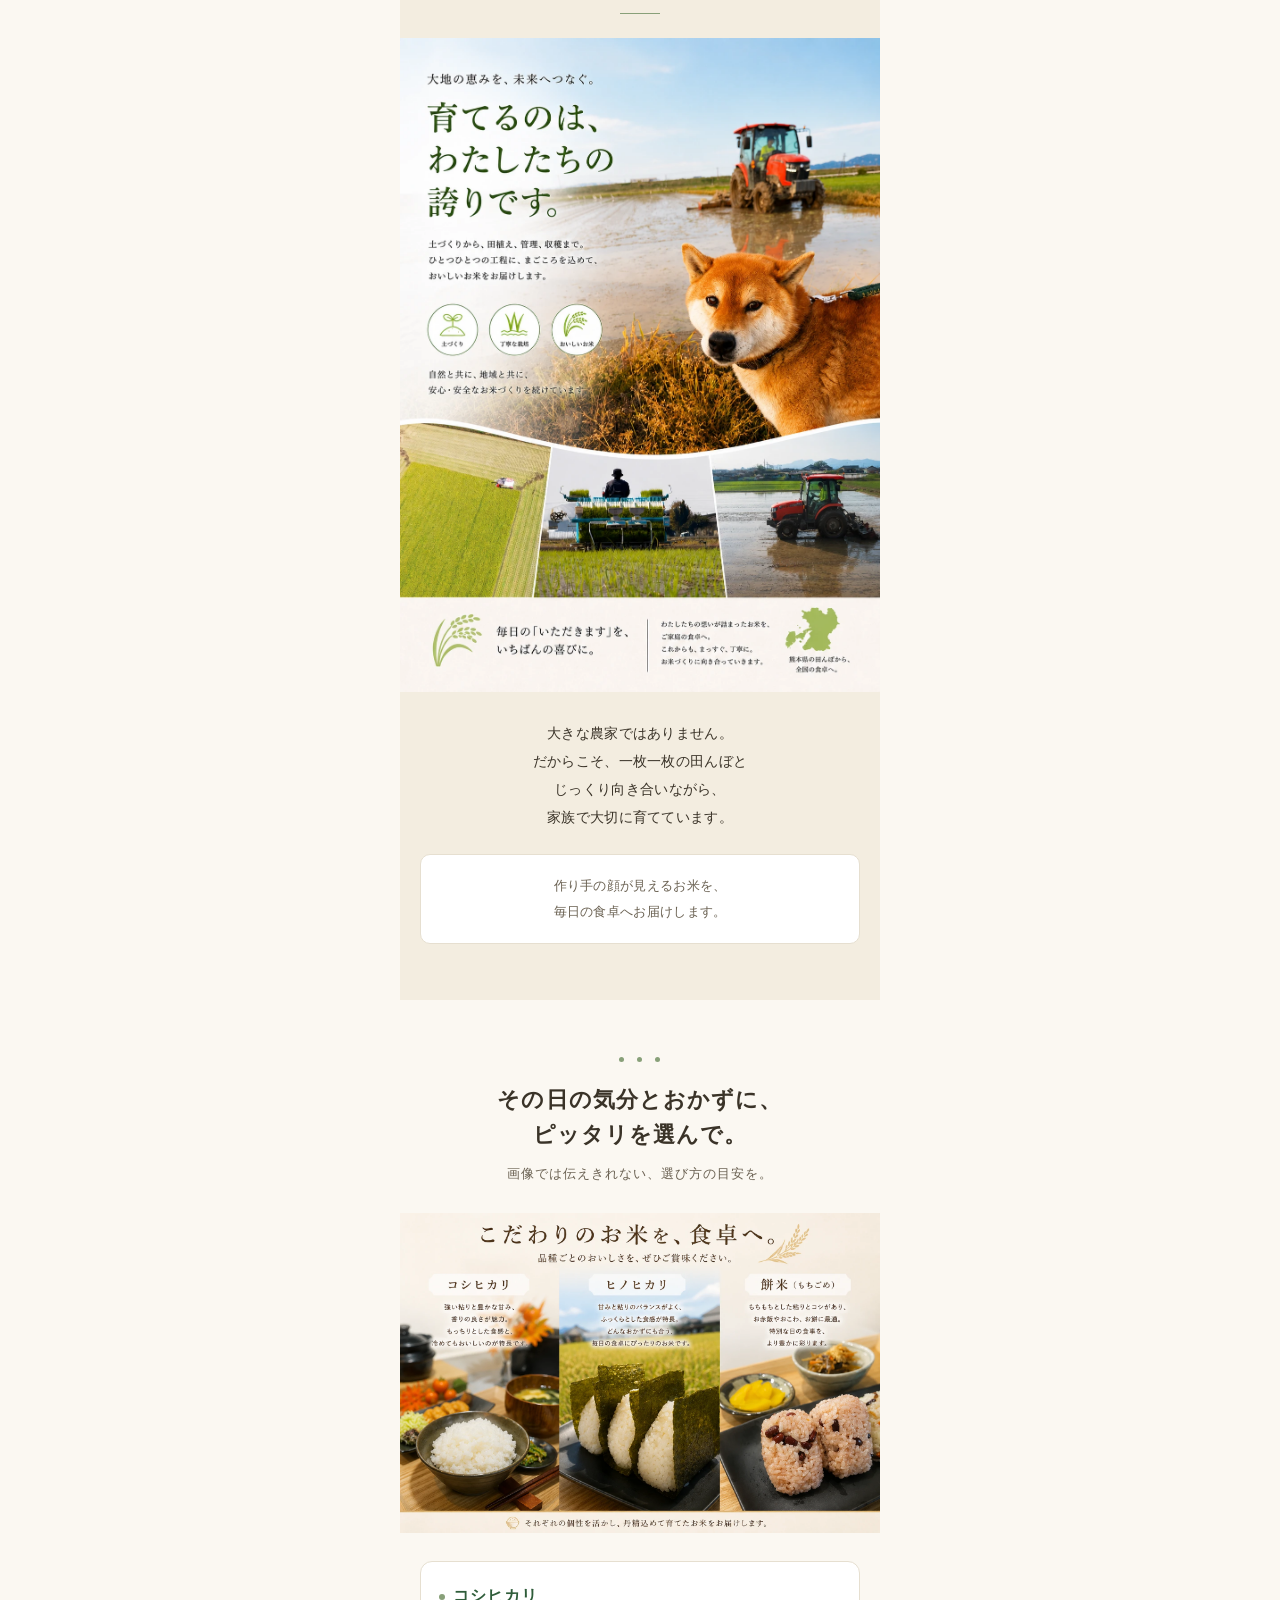
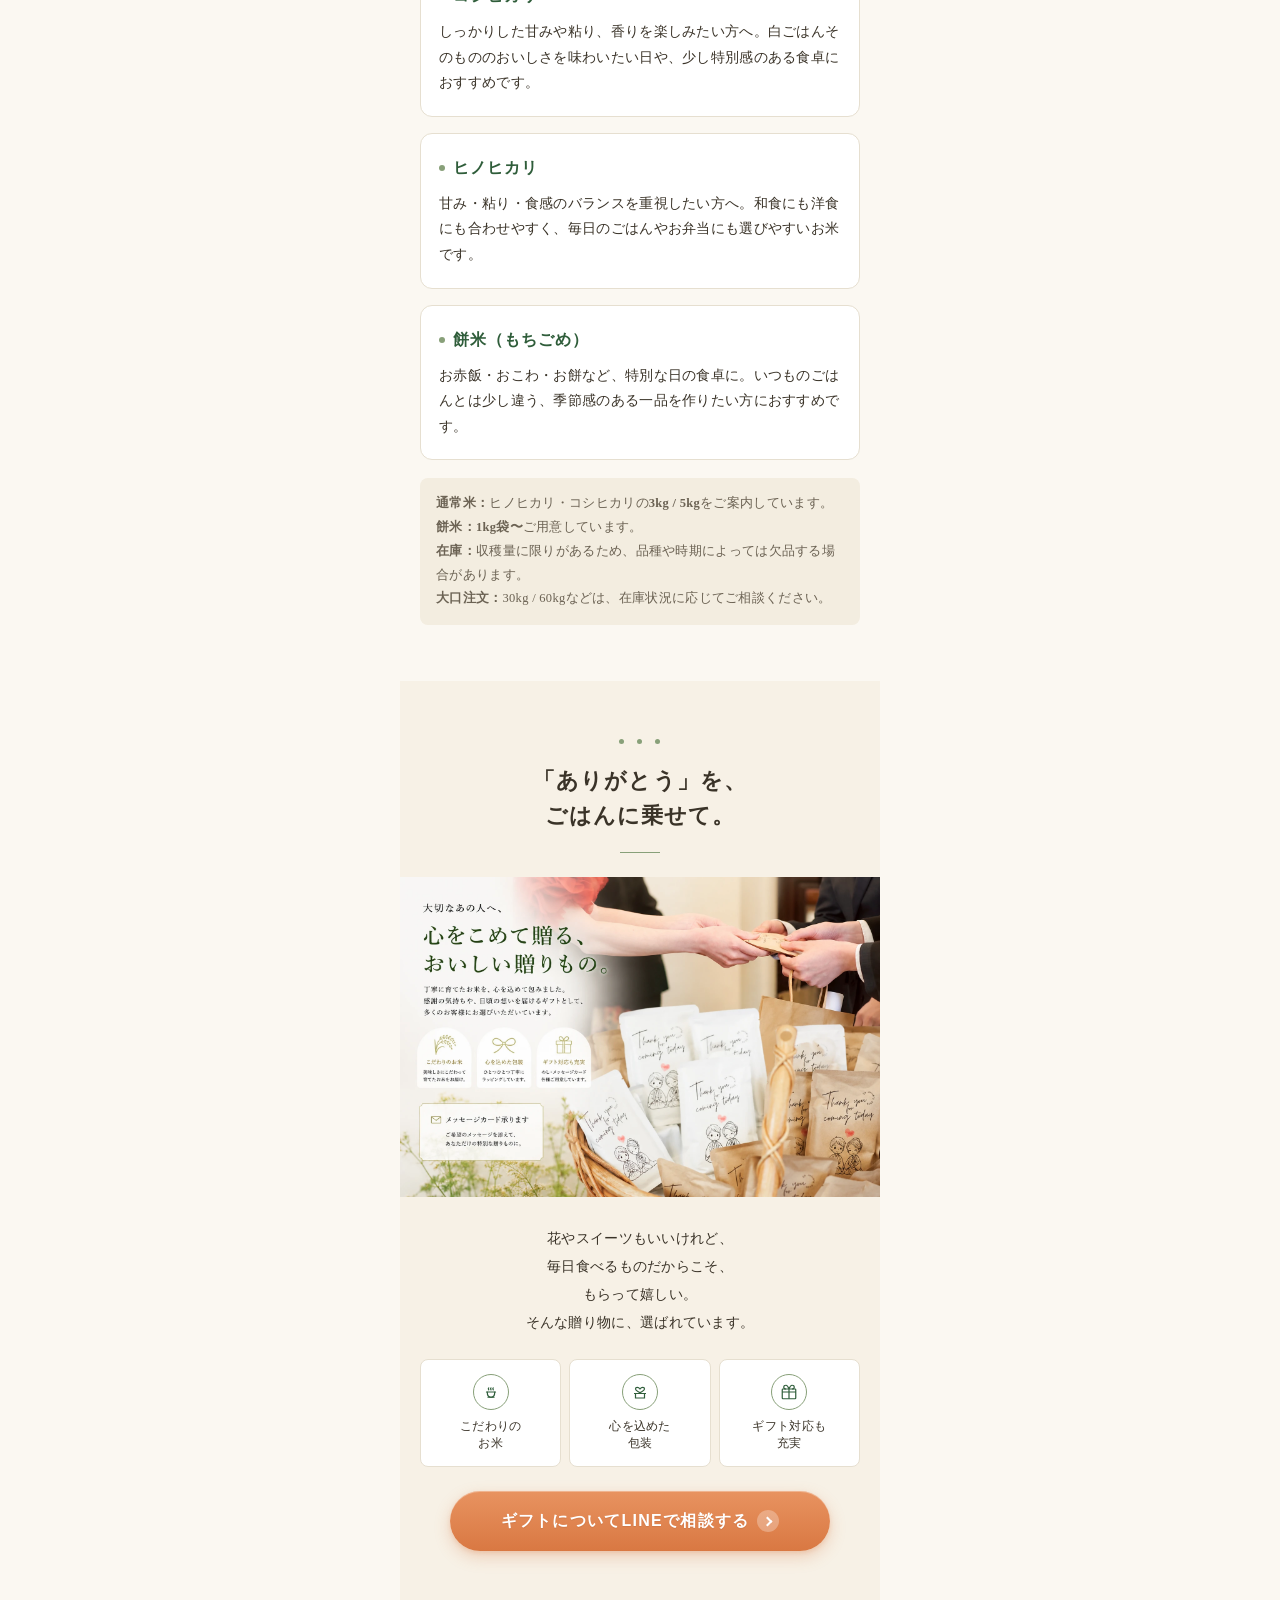
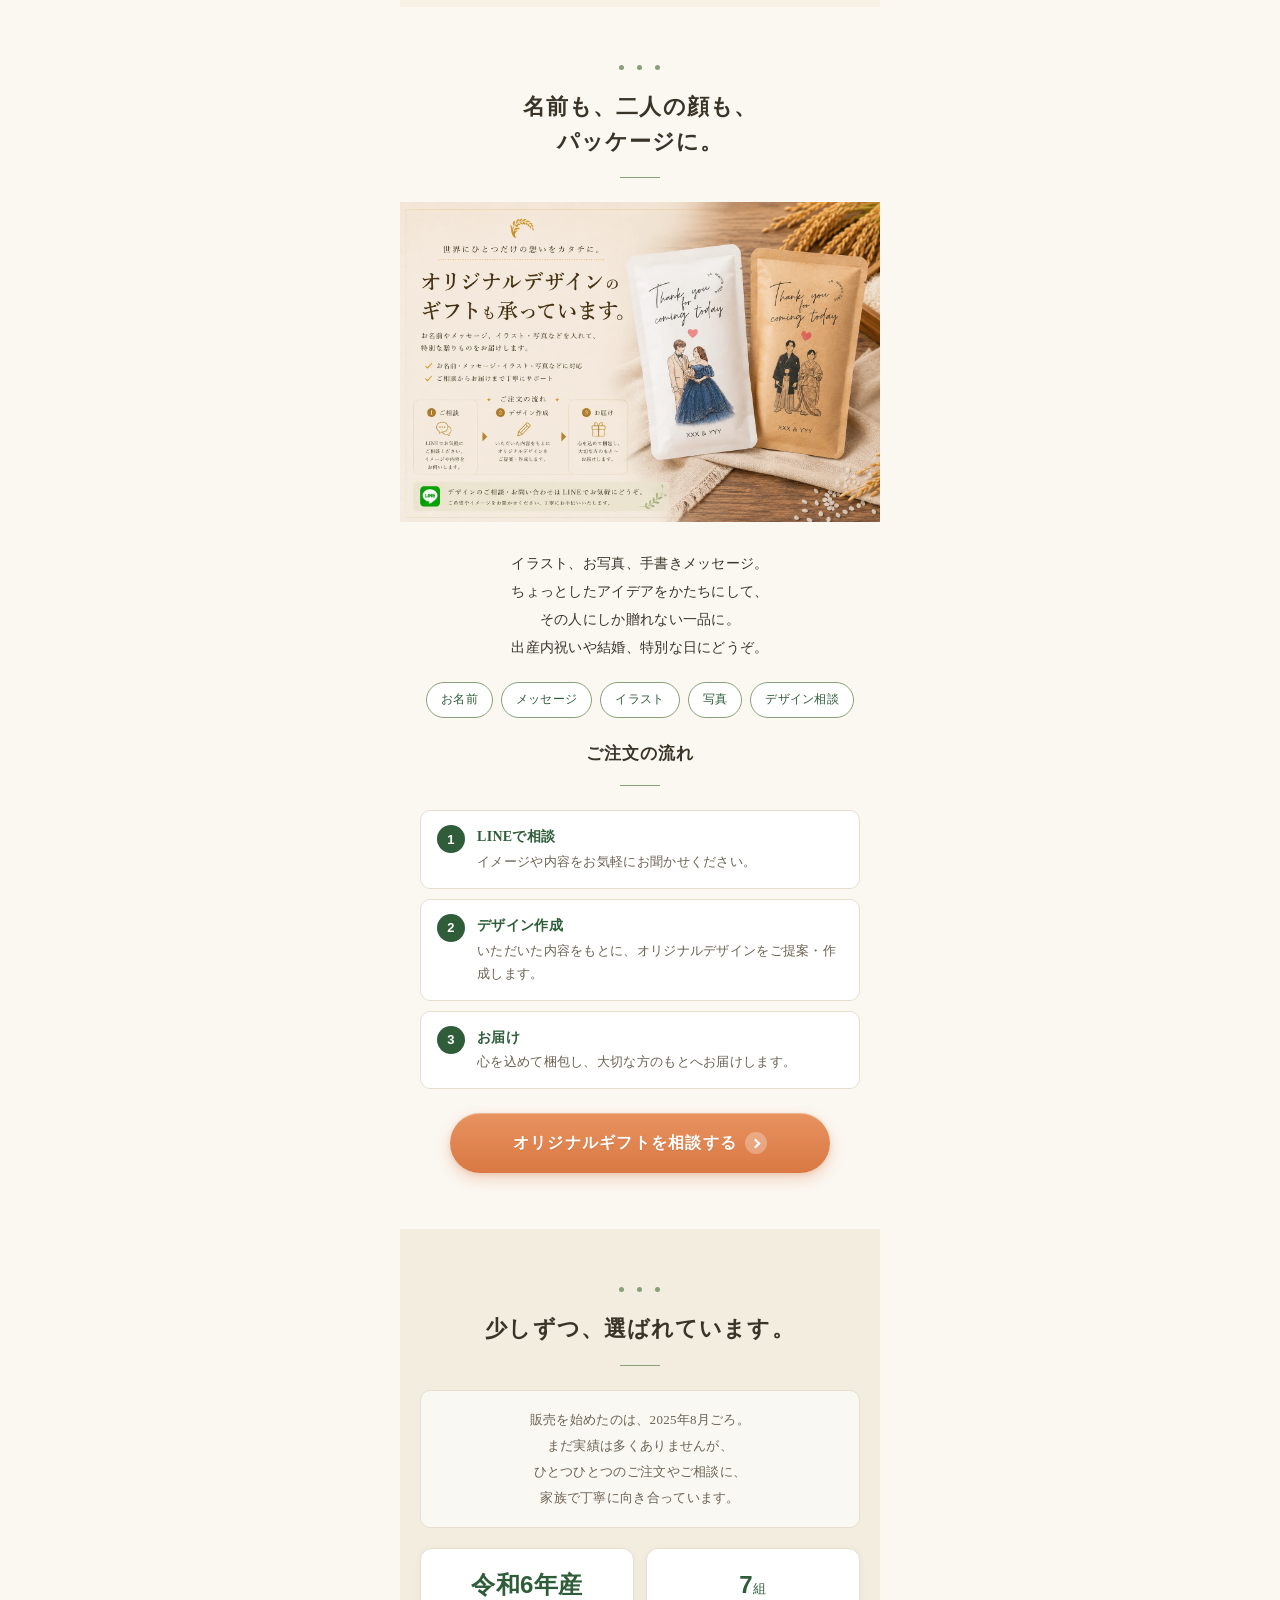
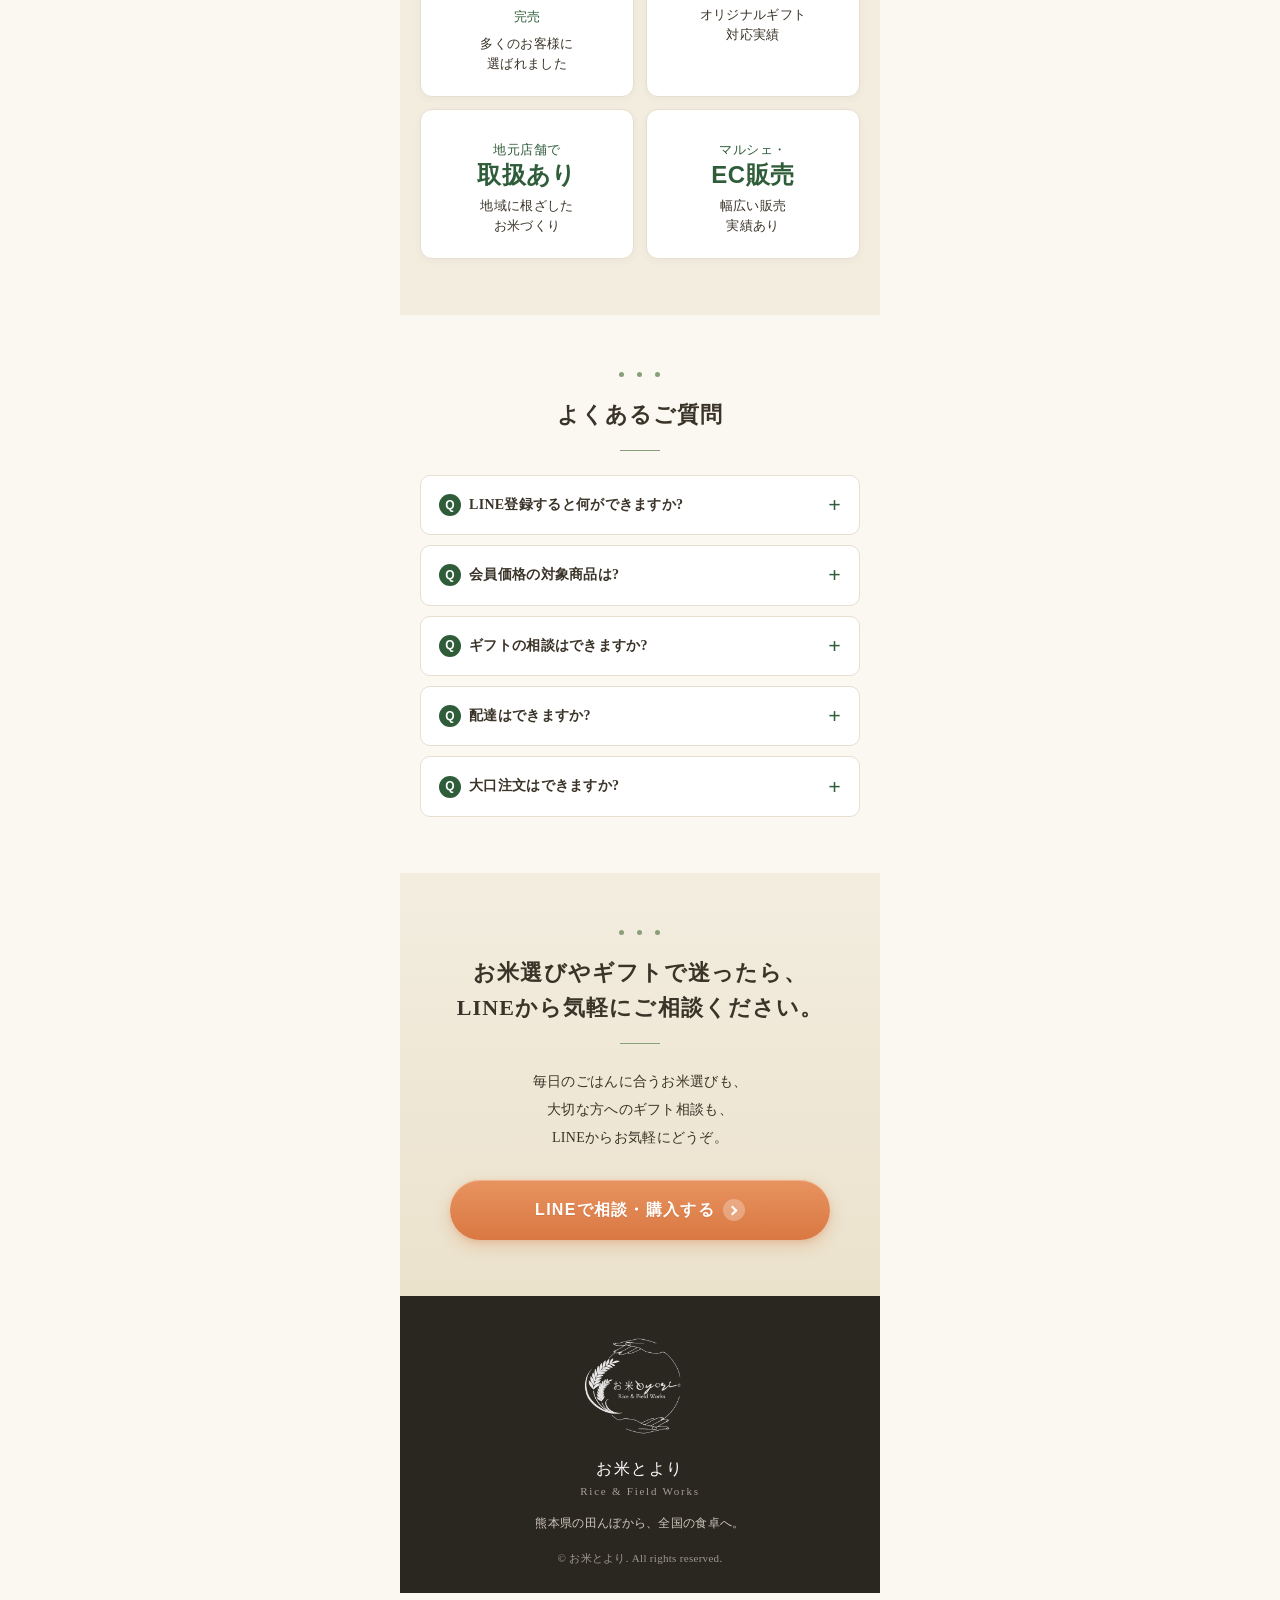
<file: lp/index.html>
<!DOCTYPE html>
<html lang="ja">
<head>
<meta charset="UTF-8">
<meta name="viewport" content="width=device-width, initial-scale=1.0">
<meta name="description" content="熊本で5代続く家族農家「お米とより」が育てるお米を、LINE会員向けにご案内。コシヒカリ・ヒノヒカリ・餅米、ギフト・オリジナルデザインギフトのご相談もLINEで気軽に。">
<title>お米とより｜熊本の家族農家から、想いが伝わるお米ギフトを</title>
<style>
  /* ========== Reset & Base ========== */
  *, *::before, *::after { box-sizing: border-box; margin: 0; padding: 0; }
  html { scroll-behavior: smooth; -webkit-text-size-adjust: 100%; }
  body {
    font-family: "Hiragino Mincho ProN", "Yu Mincho", "YuMincho", "Noto Serif JP", serif;
    color: #3a3328;
    background: #fbf8f2;
    line-height: 1.8;
    font-size: 15px;
    letter-spacing: 0.02em;
    -webkit-font-smoothing: antialiased;
    padding-bottom: 88px; /* 追従CTA分の余白 */
  }
  img { max-width: 100%; height: auto; display: block; }
  a { text-decoration: none; color: inherit; }

  /* ========== Variables ========== */
  :root {
    --color-bg: #fbf8f2;
    --color-bg-alt: #f3ede0;
    --color-bg-soft: #f7f1e6;
    --color-text: #3a3328;
    --color-text-soft: #6b6253;
    --color-accent: #2f5d3a;       /* 深い緑 */
    --color-accent-dark: #244730;
    --color-accent-soft: #88a079;
    --color-brown: #8a6a4b;
    --color-line: #06C755;
    --color-border: #e6dfd0;
  }

  /* ========== Layout ========== */
  .wrapper { max-width: 480px; margin: 0 auto; background: var(--color-bg); position: relative; overflow: hidden; }
  section { padding: 56px 20px; }
  .section-alt { background: var(--color-bg-alt); }
  .section-soft { background: var(--color-bg-soft); }

  /* ========== Common ========== */
  .ornament {
    display: flex;
    justify-content: center;
    align-items: center;
    height: 8px;
    margin-bottom: 18px;
    font-size: 0;
    line-height: 0;
  }
  .ornament::before {
    content: "";
    display: block;
    width: 5px;
    height: 5px;
    border-radius: 50%;
    background: var(--color-accent-soft);
    box-shadow:
      -18px 0 0 var(--color-accent-soft),
      18px 0 0 var(--color-accent-soft);
  }
  .section-title {
    font-size: 22px;
    font-weight: 600;
    text-align: center;
    color: var(--color-text);
    line-height: 1.6;
    margin-bottom: 10px;
    letter-spacing: 0.05em;
  }
  .section-sub {
    text-align: center;
    color: var(--color-text-soft);
    font-size: 13px;
    margin-bottom: 28px;
    letter-spacing: 0.08em;
  }
  .section-body {
    font-size: 14px;
    color: var(--color-text);
    line-height: 2;
    text-align: center;
    margin-bottom: 20px;
  }
  .divider {
    width: 40px; height: 1px; background: var(--color-accent-soft);
    margin: 18px auto 24px;
  }

  /* ========== First View ========== */
  .fv {
    padding: 0;
    background: var(--color-bg);
    position: relative;
  }
  .fv-hero {
    position: relative;
    width: 100%;
    overflow: hidden;
    background: #f0ead9;
  }
  .fv-hero img {
    width: 100%;
    height: auto;
    display: block;
  }
  /* 画像左側をさらに明るく折り込んで読みやすくするオーバーレイ */
  .fv-hero::before {
    content: "";
    position: absolute;
    inset: 0;
    background: linear-gradient(
      100deg,
      rgba(251, 248, 242, 0.85) 0%,
      rgba(251, 248, 242, 0.55) 30%,
      rgba(251, 248, 242, 0.1) 55%,
      rgba(251, 248, 242, 0) 70%
    );
    pointer-events: none;
  }
  .fv-overlay {
    position: absolute;
    inset: 0;
    z-index: 2;
    text-align: left;
    pointer-events: none;
  }
  .fv-mini-label {
    font-family: "Didot", "Times New Roman", serif;
    font-size: 9.5px;
    letter-spacing: 0.45em;
    color: var(--color-accent);
    margin-bottom: 14px;
    display: block;
    padding-left: 14px;
    position: absolute;
    top: 8%;
    left: 7%;
    right: 45%;
    z-index: 1;
  }
  .fv-mini-label::before {
    content: "";
    position: absolute;
    left: 0;
    top: 50%;
    width: 8px; height: 1px;
    background: var(--color-accent);
  }
  .fv-headline {
    font-size: 21px;
    font-weight: 600;
    line-height: 1.78;
    color: var(--color-text);
    margin-bottom: 18px;
    letter-spacing: 0.04em;
    text-shadow: 0 1px 2px rgba(255,255,255,0.6);
    position: absolute;
    top: calc(8% + 28px);
    left: 7%;
    right: 45%;
    z-index: 1;
  }
  .fv-headline span {
    color: var(--color-accent);
    border-bottom: 1px solid var(--color-accent-soft);
    padding-bottom: 2px;
  }
  .fv-sub {
    font-size: 13px;
    color: var(--color-text);
    line-height: 1.85;
    padding: 12px 14px 12px 16px;
    border-left: 2px solid rgba(47, 93, 58, 0.3);
    text-shadow: 0 1px 2px rgba(255,255,255,0.6);
    position: absolute;
    left: 7%;
    right: 7%;
    bottom: 7%;
    width: auto;
    background: rgba(251, 248, 242, 0.68);
    border-radius: 10px;
    box-shadow: 0 2px 8px rgba(58, 51, 40, 0.05);
    font-weight: 600;
    z-index: 1;
  }
  .fv-cta-area {
    background: var(--color-bg);
    padding: 22px 24px 30px;
    text-align: center;
    position: relative;
  }
  .fv-cta-group { display: flex; flex-direction: column; gap: 12px; align-items: center; }

  /* 小さい画面 */
  @media (max-width: 380px) {
    .fv-mini-label { top: 6%; left: 6%; right: 40%; }
    .fv-headline { top: calc(6% + 26px); left: 6%; right: 40%; font-size: 19px; line-height: 1.72; }
    .fv-sub { left: 6%; right: 6%; bottom: 6%; font-size: 12px; padding: 10px 12px 10px 14px; }
  }

  /* ========== CTA Buttons ========== */
  .cta-btn {
    display: flex;
    align-items: center;
    justify-content: center;
    gap: 8px;
    width: 88%;
    max-width: 380px;
    height: 60px;
    border-radius: 32px;
    font-size: 16px;
    font-weight: 700;
    letter-spacing: 0.08em;
    cursor: pointer;
    transition: transform 0.12s ease, box-shadow 0.12s ease;
    font-family: "Hiragino Sans", "Yu Gothic", sans-serif;
    position: relative;
  }
  .cta-btn .arrow {
    display: inline-flex;
    align-items: center;
    justify-content: center;
    width: 22px;
    height: 22px;
    border-radius: 50%;
    background: rgba(255,255,255,0.2);
    transition: transform 0.2s ease;
    flex-shrink: 0;
    position: relative;
  }
  .cta-btn .arrow::before {
    content: "";
    width: 7px;
    height: 7px;
    border-top: 2px solid currentColor;
    border-right: 2px solid currentColor;
    transform: rotate(45deg);
    margin-left: -2px;
  }
  .cta-btn:hover .arrow,
  .cta-btn:active .arrow { transform: translateX(3px); }
  .cta-btn:active { transform: translateY(2px); box-shadow: 0 2px 6px rgba(47,93,58,0.2); }

  .cta-main {
    background: linear-gradient(180deg, #e89360 0%, #d97842 100%);
    color: #fff;
    box-shadow:
      0 6px 16px rgba(217, 120, 66, 0.28),
      0 2px 4px rgba(217, 120, 66, 0.18),
      inset 0 1px 0 rgba(255,255,255,0.3);
    text-shadow: 0 1px 1px rgba(0,0,0,0.08);
    position: relative;
  }
  .cta-main:hover {
    transform: translateY(-1px);
    box-shadow:
      0 10px 22px rgba(217, 120, 66, 0.35),
      0 3px 6px rgba(217, 120, 66, 0.22),
      inset 0 1px 0 rgba(255,255,255,0.3);
  }
  .cta-main .arrow {
    background: rgba(255,255,255,0.28);
  }

  .cta-sub {
    background: #fff;
    color: var(--color-accent);
    border: 1.5px solid var(--color-accent);
    box-shadow: 0 3px 8px rgba(47,93,58,0.1);
  }
  .cta-sub .arrow {
    background: rgba(47,93,58,0.1);
    color: var(--color-accent);
  }

  /* ========== LINE Benefits ========== */
  .benefits {
    background: var(--color-bg-soft);
    padding: 56px 20px;
  }
  .benefit-grid {
    display: grid;
    grid-template-columns: 1fr 1fr;
    gap: 12px;
    margin-top: 8px;
  }
  .benefit-card {
    background: #fff;
    border: 1px solid var(--color-border);
    border-radius: 12px;
    padding: 20px 14px;
    text-align: center;
    box-shadow: 0 2px 8px rgba(58,51,40,0.04);
  }
  .benefit-icon {
    width: 44px; height: 44px;
    margin: 0 auto 12px;
    display: flex; align-items: center; justify-content: center;
    border: 1.5px solid var(--color-accent-soft);
    border-radius: 50%;
    color: var(--color-accent);
  }
  .benefit-icon svg { width: 22px; height: 22px; stroke: var(--color-accent); fill: none; stroke-width: 1.6; }
  .benefit-title {
    font-size: 13.5px;
    font-weight: 600;
    color: var(--color-text);
    line-height: 1.6;
    letter-spacing: 0.04em;
  }

  /* ========== About ========== */
  .about-title-row {
    display: flex;
    align-items: center;
    justify-content: center;
    gap: 12px;
    margin-bottom: 10px;
  }
  .about-title-row .section-title {
    margin-bottom: 0;
    text-align: left;
  }
  .about-title-logo {
    width: 108px;
    height: auto;
    flex-shrink: 0;
    opacity: 0.9;
  }
  .about-image { margin: 0 -20px 28px; }
  .about-image img { width: 100%; }
  .about-note {
    font-size: 13px;
    color: var(--color-text-soft);
    text-align: center;
    line-height: 2;
    padding: 18px 16px;
    background: #fff;
    border: 1px solid var(--color-border);
    border-radius: 10px;
    margin-top: 22px;
  }

  /* ========== Products ========== */
  .product-image { margin: 0 -20px 28px; }
  .product-list {
    display: flex; flex-direction: column; gap: 16px;
    margin-top: 8px;
  }
  .product-item {
    background: #fff;
    border: 1px solid var(--color-border);
    border-radius: 12px;
    padding: 20px 18px;
  }
  .product-name {
    font-size: 16px;
    font-weight: 600;
    color: var(--color-accent);
    margin-bottom: 8px;
    letter-spacing: 0.06em;
    display: flex; align-items: center; gap: 8px;
  }
  .product-name::before {
    content: "";
    width: 6px; height: 6px;
    background: var(--color-accent-soft);
    border-radius: 50%;
    display: inline-block;
  }
  .product-desc {
    font-size: 13.5px;
    color: var(--color-text);
    line-height: 1.9;
  }
  .product-supplement {
    font-size: 12.5px;
    color: var(--color-text-soft);
    background: var(--color-bg-alt);
    padding: 14px 16px;
    border-radius: 8px;
    margin-top: 18px;
    line-height: 1.9;
  }

  /* ========== Gift ========== */
  .gift-image { margin: 0 -20px 28px; }
  .gift-points {
    display: grid;
    grid-template-columns: repeat(3, 1fr);
    gap: 8px;
    margin: 22px 0 24px;
  }
  .gift-point {
    background: #fff;
    border: 1px solid var(--color-border);
    border-radius: 8px;
    padding: 14px 6px;
    text-align: center;
    font-size: 11.5px;
    color: var(--color-text);
    line-height: 1.5;
  }
  .gift-point-icon {
    color: var(--color-accent);
    margin: 0 auto 8px;
    width: 36px; height: 36px;
    border: 1.5px solid var(--color-accent-soft);
    border-radius: 50%;
    display: flex;
    align-items: center;
    justify-content: center;
  }
  .gift-point-icon svg { width: 18px; height: 18px; }

  /* ========== Original Gift Flow ========== */
  .original-image { margin: 0 -20px 28px; }
  .flow-list {
    display: flex; flex-direction: column; gap: 10px;
    margin: 22px 0 24px;
  }
  .flow-step {
    display: flex; align-items: flex-start; gap: 12px;
    background: #fff;
    border: 1px solid var(--color-border);
    border-radius: 10px;
    padding: 14px 16px;
  }
  .flow-num {
    flex-shrink: 0;
    width: 28px; height: 28px;
    border-radius: 50%;
    background: var(--color-accent);
    color: #fff;
    font-size: 13px;
    font-weight: 700;
    display: flex; align-items: center; justify-content: center;
    font-family: "Hiragino Sans", sans-serif;
  }
  .flow-content {
    flex: 1;
    font-size: 13.5px;
    line-height: 1.7;
  }
  .flow-content strong {
    display: block;
    font-size: 14px;
    color: var(--color-accent);
    margin-bottom: 2px;
  }
  .flow-content span {
    font-size: 12.5px;
    color: var(--color-text-soft);
  }
  .original-tags {
    display: flex; flex-wrap: wrap; gap: 8px;
    justify-content: center;
    margin-bottom: 22px;
  }
  .tag {
    background: #fff;
    border: 1px solid var(--color-accent-soft);
    color: var(--color-accent);
    padding: 6px 14px;
    border-radius: 20px;
    font-size: 12px;
  }
  .achievement-badge {
    background: linear-gradient(135deg, #fff 0%, #f9f4e8 100%);
    border: 1px solid var(--color-border);
    border-radius: 10px;
    padding: 16px;
    text-align: center;
    margin-bottom: 22px;
  }
  .achievement-badge .num {
    font-size: 28px;
    color: var(--color-accent);
    font-weight: 700;
    font-family: "Hiragino Sans", sans-serif;
    letter-spacing: 0.04em;
  }
  .achievement-badge .label {
    font-size: 12px;
    color: var(--color-text-soft);
    display: block;
    margin-top: 2px;
  }

  /* ========== Reasons ========== */
  .reason-intro {
    font-size: 13px;
    color: var(--color-text-soft);
    line-height: 2;
    text-align: center;
    background: rgba(255, 255, 255, 0.62);
    border: 1px solid var(--color-border);
    border-radius: 10px;
    padding: 16px 14px;
    margin: 0 0 20px;
  }
  .reasons-grid {
    display: grid;
    grid-template-columns: 1fr 1fr;
    gap: 12px;
    margin-top: 8px;
  }
  .reason-card {
    background: #fff;
    border: 1px solid var(--color-border);
    border-radius: 12px;
    padding: 22px 12px;
    text-align: center;
    box-shadow: 0 2px 8px rgba(58,51,40,0.04);
  }
  .reason-num {
    font-size: 24px;
    color: var(--color-accent);
    font-weight: 700;
    font-family: "Hiragino Sans", sans-serif;
    letter-spacing: 0.02em;
    line-height: 1.2;
    margin-bottom: 6px;
  }
  .reason-num small { font-size: 13px; font-weight: 500; }
  .reason-label {
    font-size: 12.5px;
    color: var(--color-text);
    line-height: 1.6;
  }

  /* ========== FAQ ========== */
  .faq-list { display: flex; flex-direction: column; gap: 10px; margin-top: 8px; }
  .faq-item {
    background: #fff;
    border: 1px solid var(--color-border);
    border-radius: 10px;
    overflow: hidden;
  }
  .faq-item summary {
    padding: 18px 18px 18px 48px;
    font-size: 14px;
    font-weight: 600;
    color: var(--color-text);
    cursor: pointer;
    position: relative;
    list-style: none;
    line-height: 1.6;
    transition: background 0.2s ease;
  }
  .faq-item summary::-webkit-details-marker { display: none; }
  .faq-item summary::before {
    content: "Q";
    position: absolute;
    left: 18px;
    top: 50%;
    transform: translateY(-50%);
    width: 22px; height: 22px;
    border-radius: 50%;
    background: var(--color-accent);
    color: #fff;
    font-size: 12px;
    font-family: "Hiragino Sans", sans-serif;
    display: flex; align-items: center; justify-content: center;
    font-weight: 700;
  }
  .faq-item summary::after {
    content: "+";
    position: absolute;
    right: 18px;
    top: 50%;
    transform: translateY(-50%);
    color: var(--color-accent);
    font-size: 22px;
    transition: transform 0.2s ease;
  }
  .faq-item[open] summary::after {
    content: "−";
  }
  .faq-answer {
    padding: 0 18px 20px 48px;
    font-size: 13px;
    color: var(--color-text-soft);
    line-height: 1.9;
    position: relative;
  }
  .faq-answer::before {
    content: "A";
    position: absolute;
    left: 18px;
    top: 0;
    width: 22px; height: 22px;
    border-radius: 50%;
    background: var(--color-bg-alt);
    color: var(--color-accent);
    font-size: 12px;
    font-family: "Hiragino Sans", sans-serif;
    display: flex; align-items: center; justify-content: center;
    font-weight: 700;
  }

  /* ========== Last CTA ========== */
  .last-cta {
    background: linear-gradient(180deg, #f3ede0 0%, #ebe2cc 100%);
    text-align: center;
  }
  .last-cta .section-title { margin-bottom: 18px; }
  .last-cta .section-body { margin-bottom: 28px; }

  /* ========== Footer ========== */
  footer {
    background: #2a2620;
    color: #cfc9bd;
    padding: 32px 20px 24px;
    text-align: center;
    font-size: 12px;
    line-height: 1.9;
  }
  .footer-logo {
    display: flex;
    justify-content: center;
    align-items: center;
    margin-bottom: 8px;
  }
  .footer-logo img {
    width: 118px;
    max-width: 42%;
    height: auto;
    opacity: 0.9;
    filter: brightness(0) invert(1);
  }
  footer .brand {
    color: #fff;
    font-size: 16px;
    margin-bottom: 4px;
    letter-spacing: 0.1em;
  }
  footer a { color: #cfc9bd; text-decoration: underline; }

  /* ========== Sticky CTA ========== */
  .sticky-cta {
    position: fixed;
    bottom: 0; left: 0; right: 0;
    background: rgba(255,255,255,0.96);
    backdrop-filter: blur(8px);
    -webkit-backdrop-filter: blur(8px);
    border-top: 1px solid var(--color-border);
    padding: 12px 16px;
    display: flex;
    gap: 8px;
    z-index: 100;
    max-width: 480px;
    margin: 0 auto;
    box-shadow: 0 -4px 12px rgba(58,51,40,0.06);
  }
  .sticky-cta a {
    flex: 1;
    height: 52px;
    display: flex; align-items: center; justify-content: center; gap: 8px;
    border-radius: 26px;
    font-size: 14.5px;
    font-weight: 700;
    font-family: "Hiragino Sans", sans-serif;
    transition: transform 0.12s ease, box-shadow 0.12s ease;
    letter-spacing: 0.05em;
  }
  .sticky-cta a:active { transform: translateY(2px); }
  .sticky-main {
    background: linear-gradient(180deg, #e89360 0%, #d97842 100%);
    color: #fff;
    box-shadow:
      0 5px 14px rgba(217, 120, 66, 0.32),
      inset 0 1px 0 rgba(255,255,255,0.3);
    text-shadow: 0 1px 1px rgba(0,0,0,0.08);
    position: relative;
  }
  .sticky-icon {
    display: inline-flex;
    align-items: center;
    justify-content: center;
    width: 24px; height: 24px;
    color: #fff;
  }
  .sticky-main .arrow {
    display: inline-flex;
    align-items: center;
    justify-content: center;
    width: 22px;
    height: 22px;
    border-radius: 50%;
    background: rgba(255,255,255,0.25);
    flex-shrink: 0;
    position: relative;
  }
  .sticky-main .arrow::before {
    content: "";
    width: 7px;
    height: 7px;
    border-top: 2px solid currentColor;
    border-right: 2px solid currentColor;
    transform: rotate(45deg);
    margin-left: -2px;
  }

  /* ========== Responsive ========== */
  @media (max-width: 360px) {
    .about-title-row { gap: 8px; }
    .about-title-logo { width: 92px; }
    .section-title { font-size: 20px; }
    .fv-headline { font-size: 19px; }
    .benefit-grid, .reasons-grid { grid-template-columns: 1fr; }
    .gift-points { grid-template-columns: 1fr; }
  }

  /* ========== Decorative accents ========== */
  .leaf-accent {
    text-align: center;
    color: var(--color-accent-soft);
    font-size: 14px;
    letter-spacing: 1em;
    margin-bottom: 8px;
  }
</style>
</head>
<body>

<div class="wrapper">

  <!-- ============ 1. First View ============ -->
  <section class="fv">
    <div class="fv-hero">
      <img src="./images/FirstView.webp" alt="お米とより｜熊本の家族農家が育てたお米と、手作りのオリジナルギフトパッケージ">
      <div class="fv-overlay">
        <span class="fv-mini-label">FROM KUMAMOTO</span>
        <h1 class="fv-headline">
          <span>家族農家</span>から、<br>
          毎日のごはんと<br>
          想いが伝わる<br>
          <span>お米ギフト</span>を。
        </h1>
        <p class="fv-sub">
          5代続く家族農家が育てたお米を、<br>
          普段のごはん用にも、贈り物にも。
        </p>
      </div>
    </div>
    <div class="fv-cta-area">
      <div class="fv-cta-group">
        <a href="https://lin.ee/uI8L5D3" class="cta-btn cta-main" aria-label="LINEで会員価格を見る">
          LINEで会員価格を見る
          <span class="arrow" aria-hidden="true"></span>
        </a>
      </div>
    </div>
  </section>

  <!-- ============ 2. LINE Benefits ============ -->
  <section class="benefits">
    <div class="ornament">・ ・ ・</div>
    <h2 class="section-title">LINE登録でできること</h2>
    <p class="section-sub">対象商品の会員価格や購入方法を、<br>LINEからご確認いただけます。</p>
    <div class="divider"></div>
    <div class="benefit-grid">
      <div class="benefit-card">
        <div class="benefit-icon">
          <svg viewBox="0 0 24 24" aria-hidden="true">
            <path d="M4 12V5h7l9 9-7 7-9-9z"/>
            <path d="M8 8h.01"/>
            <path d="M10 15h4"/>
            <path d="M12 13v4"/>
          </svg>
        </div>
        <p class="benefit-title">会員価格で<br>お米を購入</p>
      </div>
      <div class="benefit-card">
        <div class="benefit-icon">
          <svg viewBox="0 0 24 24"><path d="M4 5h16v11H7l-3 3z"/></svg>
        </div>
        <p class="benefit-title">購入前の相談や<br>ギフト相談</p>
      </div>
      <div class="benefit-card">
        <div class="benefit-icon">
          <svg viewBox="0 0 24 24"><path d="M3 7h13v9H3zM16 10h4l2 3v3h-6zM7 19a2 2 0 100-4 2 2 0 000 4zM18 19a2 2 0 100-4 2 2 0 000 4z"/></svg>
        </div>
        <p class="benefit-title">配達や<br>大口注文の相談</p>
      </div>
      <div class="benefit-card">
        <div class="benefit-icon">
          <svg viewBox="0 0 24 24"><path d="M5 10v6h3l5 4V6L8 10H5zM17 8a5 5 0 010 8"/></svg>
        </div>
        <p class="benefit-title">マルシェ・<br>販売情報をお届け</p>
      </div>
    </div>
  </section>

  <!-- ============ 3. About ============ -->
  <section class="section-alt">
    <div class="ornament">・ ・ ・</div>
    <div class="about-title-row">
      <h2 class="section-title">小さな田んぼと、<br>家族で向き合う。</h2>
      <img src="./images/logo.webp" alt="お米とより Rice &amp; Field Works" class="about-title-logo" loading="lazy" decoding="async">
    </div>
    <div class="divider"></div>
    <div class="about-image">
      <img src="./images/About.webp" alt="熊本県の田んぼで丁寧にお米を育てる家族農家「お米とより」の田植え・収穫風景" loading="lazy">
    </div>
    <p class="section-body">
      大きな農家ではありません。<br>
      だからこそ、一枚一枚の田んぼと<br>
      じっくり向き合いながら、<br>
      家族で大切に育てています。
    </p>
    <div class="about-note">
      作り手の顔が見えるお米を、<br>
      毎日の食卓へお届けします。
    </div>
  </section>

  <!-- ============ 4. Products ============ -->
  <section>
    <div class="ornament">・ ・ ・</div>
    <h2 class="section-title">その日の気分とおかずに、<br>ピッタリを選んで。</h2>
    <p class="section-sub">画像では伝えきれない、選び方の目安を。</p>
    <div class="product-image">
      <img src="./images/Products.webp" alt="お米とよりの商品ラインナップ コシヒカリ・ヒノヒカリ・餅米" loading="lazy">
    </div>
    <div class="product-list">
      <div class="product-item">
        <h3 class="product-name">コシヒカリ</h3>
        <p class="product-desc">しっかりした甘みや粘り、香りを楽しみたい方へ。白ごはんそのもののおいしさを味わいたい日や、少し特別感のある食卓におすすめです。</p>
      </div>
      <div class="product-item">
        <h3 class="product-name">ヒノヒカリ</h3>
        <p class="product-desc">甘み・粘り・食感のバランスを重視したい方へ。和食にも洋食にも合わせやすく、毎日のごはんやお弁当にも選びやすいお米です。</p>
      </div>
      <div class="product-item">
        <h3 class="product-name">餅米（もちごめ）</h3>
        <p class="product-desc">お赤飯・おこわ・お餅など、特別な日の食卓に。いつものごはんとは少し違う、季節感のある一品を作りたい方におすすめです。</p>
      </div>
    </div>
    <p class="product-supplement">
      <strong>通常米：</strong>ヒノヒカリ・コシヒカリの<strong>3kg / 5kg</strong>をご案内しています。<br>
      <strong>餅米：</strong><strong>1kg袋〜</strong>ご用意しています。<br>
      <strong>在庫：</strong>収穫量に限りがあるため、品種や時期によっては欠品する場合があります。<br>
      <strong>大口注文：</strong>30kg / 60kgなどは、在庫状況に応じてご相談ください。
    </p>
  </section>

  <!-- ============ 5. Gift ============ -->
  <section class="section-soft" id="gift-consult">
    <div class="ornament">・ ・ ・</div>
    <h2 class="section-title">「ありがとう」を、<br>ごはんに乗せて。</h2>
    <div class="divider"></div>
    <div class="gift-image">
      <img src="./images/Gift.webp" alt="心をこめて贈る、お米とよりのお米ギフト 結婚式・お祝い・お礼の贈り物" loading="lazy">
    </div>
    <p class="section-body">
      花やスイーツもいいけれど、<br>
      毎日食べるものだからこそ、<br>
      もらって嬉しい。<br>
      そんな贈り物に、選ばれています。
    </p>
    <div class="gift-points">
      <div class="gift-point">
        <span class="gift-point-icon" aria-hidden="true">
          <svg viewBox="0 0 24 24" fill="none" stroke="currentColor" stroke-width="1.6" stroke-linecap="round" stroke-linejoin="round">
            <path d="M6 12h12"/>
            <path d="M7 12c0 4 2 7 5 7s5-3 5-7"/>
            <path d="M8 19h8"/>
            <path d="M9 9c-.8-.8-.8-1.7 0-2.5"/>
            <path d="M12 9c-.8-.8-.8-1.7 0-2.5"/>
            <path d="M15 9c-.8-.8-.8-1.7 0-2.5"/>
          </svg>
        </span>
        こだわりの<br>お米
      </div>
      <div class="gift-point">
        <span class="gift-point-icon" aria-hidden="true">
          <svg viewBox="0 0 24 24" fill="none" stroke="currentColor" stroke-width="1.6"><path d="M12 8c-2-3-6-3-6 0 0 2 3 3 6 5 3-2 6-3 6-5 0-3-4-3-6 0z"/><path d="M4 14h16M6 14v6h12v-6"/></svg>
        </span>
        心を込めた<br>包装
      </div>
      <div class="gift-point">
        <span class="gift-point-icon" aria-hidden="true">
          <svg viewBox="0 0 24 24" fill="none" stroke="currentColor" stroke-width="1.6"><rect x="3" y="8" width="18" height="13" rx="1"/><path d="M3 12h18M12 8v13M8 8c-2 0-3-1-3-2.5S6 3 8 3c2 0 4 5 4 5s2-5 4-5c2 0 3 1 3 2.5S18 8 16 8"/></svg>
        </span>
        ギフト対応も<br>充実
      </div>
    </div>
    <div class="fv-cta-group">
      <a href="https://lin.ee/uI8L5D3" class="cta-btn cta-main" aria-label="ギフトについてLINEで相談する">
        ギフトについてLINEで相談する
        <span class="arrow" aria-hidden="true"></span>
      </a>
    </div>
  </section>

  <!-- ============ 6. Original Design Gift ============ -->
  <section>
    <div class="ornament">・ ・ ・</div>
    <h2 class="section-title">名前も、二人の顔も、<br>パッケージに。</h2>
    <div class="divider"></div>
    <div class="original-image">
      <img src="./images/Original.webp" alt="お名前・メッセージ・イラスト・写真入りのオリジナルデザインお米ギフト" loading="lazy">
    </div>
    <p class="section-body">
      イラスト、お写真、手書きメッセージ。<br>
      ちょっとしたアイデアをかたちにして、<br>
      その人にしか贈れない一品に。<br>
      出産内祝いや結婚、特別な日にどうぞ。
    </p>

    <div class="original-tags">
      <span class="tag">お名前</span>
      <span class="tag">メッセージ</span>
      <span class="tag">イラスト</span>
      <span class="tag">写真</span>
      <span class="tag">デザイン相談</span>
    </div>

    <h3 class="section-title" style="font-size:17px; margin-top:12px;">ご注文の流れ</h3>
    <div class="divider"></div>
    <div class="flow-list">
      <div class="flow-step">
        <div class="flow-num">1</div>
        <div class="flow-content">
          <strong>LINEで相談</strong>
          <span>イメージや内容をお気軽にお聞かせください。</span>
        </div>
      </div>
      <div class="flow-step">
        <div class="flow-num">2</div>
        <div class="flow-content">
          <strong>デザイン作成</strong>
          <span>いただいた内容をもとに、オリジナルデザインをご提案・作成します。</span>
        </div>
      </div>
      <div class="flow-step">
        <div class="flow-num">3</div>
        <div class="flow-content">
          <strong>お届け</strong>
          <span>心を込めて梱包し、大切な方のもとへお届けします。</span>
        </div>
      </div>
    </div>

    <div class="fv-cta-group">
      <a href="https://lin.ee/uI8L5D3" class="cta-btn cta-main" aria-label="オリジナルギフトを相談する">
        オリジナルギフトを相談する
        <span class="arrow" aria-hidden="true"></span>
      </a>
    </div>
  </section>

  <!-- ============ 7. Reasons ============ -->
  <section class="section-alt">
    <div class="ornament">・ ・ ・</div>
    <h2 class="section-title">少しずつ、選ばれています。</h2>
    <div class="divider"></div>
    <p class="reason-intro">
      販売を始めたのは、2025年8月ごろ。<br>
      まだ実績は多くありませんが、<br>
      ひとつひとつのご注文やご相談に、<br>
      家族で丁寧に向き合っています。
    </p>
    <div class="reasons-grid">
      <div class="reason-card">
        <div class="reason-num">令和6年産<br><small>完売</small></div>
        <p class="reason-label">多くのお客様に<br>選ばれました</p>
      </div>
      <div class="reason-card">
        <div class="reason-num">7<small>組</small></div>
        <p class="reason-label">オリジナルギフト<br>対応実績</p>
      </div>
      <!-- ※ オリジナルギフト実績はこちらのカードで一本化しました -->
      <div class="reason-card">
        <div class="reason-num"><small>地元店舗で</small><br>取扱あり</div>
        <p class="reason-label">地域に根ざした<br>お米づくり</p>
      </div>
      <div class="reason-card">
        <div class="reason-num"><small>マルシェ・</small><br>EC販売</div>
        <p class="reason-label">幅広い販売<br>実績あり</p>
      </div>
    </div>
  </section>

  <!-- ============ 8. FAQ ============ -->
  <section>
    <div class="ornament">・ ・ ・</div>
    <h2 class="section-title">よくあるご質問</h2>
    <div class="divider"></div>
    <div class="faq-list">
      <details class="faq-item">
        <summary>LINE登録すると何ができますか?</summary>
        <div class="faq-answer">会員価格のご案内、購入前のご相談、ギフトのご相談、配達や大口注文のご相談ができます。</div>
      </details>
      <details class="faq-item">
        <summary>会員価格の対象商品は?</summary>
        <div class="faq-answer">通常商品のヒノヒカリ・コシヒカリの3kg / 5kgが対象です。餅米やギフト商品は対象外となりますが、在庫がある場合はLINEからご相談いただけます。</div>
      </details>
      <details class="faq-item">
        <summary>ギフトの相談はできますか?</summary>
        <div class="faq-answer">固定デザインのギフトに加えて、オリジナルデザインのご相談もLINEで承っています。</div>
      </details>
      <details class="faq-item">
        <summary>配達はできますか?</summary>
        <div class="faq-answer">熊本市・八代市・宇城市周辺は、場所・時期・購入量に応じてご相談可能です。</div>
      </details>
      <details class="faq-item">
        <summary>大口注文はできますか?</summary>
        <div class="faq-answer">30kg / 60kgなどの大口注文もご相談いただけます。お気軽にLINEでお問い合わせください。</div>
      </details>
    </div>
  </section>

  <!-- ============ 9. Last CTA ============ -->
  <section class="last-cta" id="line-register">
    <div class="ornament">・ ・ ・</div>
    <h2 class="section-title">お米選びやギフトで迷ったら、<br>LINEから気軽にご相談ください。</h2>
    <div class="divider"></div>
    <p class="section-body">
      毎日のごはんに合うお米選びも、<br>
      大切な方へのギフト相談も、<br>
      LINEからお気軽にどうぞ。
    </p>
    <div class="fv-cta-group">
      <a href="https://lin.ee/uI8L5D3" class="cta-btn cta-main" aria-label="LINEで相談・購入する">
        LINEで相談・購入する
        <span class="arrow" aria-hidden="true"></span>
      </a>
    </div>
  </section>

  <!-- ============ Footer ============ -->
  <footer>
    <div class="footer-logo">
      <img src="./images/logo.webp" alt="お米とより Rice &amp; Field Works" loading="lazy" decoding="async">
    </div>
    <div class="brand">お米とより</div>
    <p style="font-size:11px; letter-spacing:0.16em; opacity:0.75; margin-top:-8px; margin-bottom:10px;">Rice &amp; Field Works</p>
    <p>熊本県の田んぼから、全国の食卓へ。</p>
    <p style="margin-top:14px; font-size:11px; opacity:0.7;">
      © お米とより. All rights reserved.
    </p>
  </footer>

</div>

<!-- ============ Sticky CTA ============ -->
<div class="sticky-cta">
  <a href="https://lin.ee/uI8L5D3" class="sticky-main" aria-label="LINEでお米とよりとつながる">
    <span class="sticky-icon" aria-hidden="true">
      <svg viewBox="0 0 24 24" width="20" height="20" fill="currentColor"><path d="M19.365 9.863c.349 0 .63.285.63.631 0 .345-.281.63-.63.63H17.61v1.125h1.755c.349 0 .63.283.63.63 0 .344-.281.629-.63.629h-2.386c-.345 0-.627-.285-.627-.629V8.108c0-.345.282-.63.63-.63h2.386c.346 0 .627.285.627.63 0 .349-.281.63-.63.63H17.61v1.125h1.755zm-3.855 3.016c0 .27-.174.51-.432.596-.064.021-.133.031-.199.031-.211 0-.391-.09-.51-.25l-2.443-3.317v2.94c0 .344-.279.629-.631.629-.346 0-.626-.285-.626-.629V8.108c0-.27.173-.51.43-.595.06-.023.136-.033.194-.033.195 0 .375.104.495.254l2.462 3.33V8.108c0-.345.282-.63.63-.63.345 0 .63.285.63.63v4.771zm-5.741 0c0 .344-.282.629-.631.629-.345 0-.627-.285-.627-.629V8.108c0-.345.282-.63.63-.63.346 0 .628.285.628.63v4.771zm-2.466.629H4.917c-.345 0-.63-.285-.63-.629V8.108c0-.345.285-.63.63-.63.348 0 .63.285.63.63v4.141h1.756c.348 0 .629.283.629.63 0 .344-.282.629-.629.629M24 10.314C24 4.943 18.615.572 12 .572S0 4.943 0 10.314c0 4.811 4.27 8.842 10.035 9.608.391.082.923.258 1.058.59.12.301.079.766.038 1.08l-.164 1.02c-.045.301-.24 1.186 1.049.645 1.291-.539 6.916-4.078 9.436-6.975C23.176 14.393 24 12.458 24 10.314"/></svg>
    </span>
    LINEでお米とよりとつながる
    <span class="arrow" aria-hidden="true"></span>
  </a>
</div>

<script>
  // FAQ accordion: only one open at a time (任意機能、不要なら削除可)
  document.querySelectorAll('.faq-item').forEach((item) => {
    item.addEventListener('toggle', () => {
      if (item.open) {
        document.querySelectorAll('.faq-item').forEach(other => {
          if (other !== item) other.open = false;
        });
      }
    });
  });
</script>

</body>
</html>
</file>
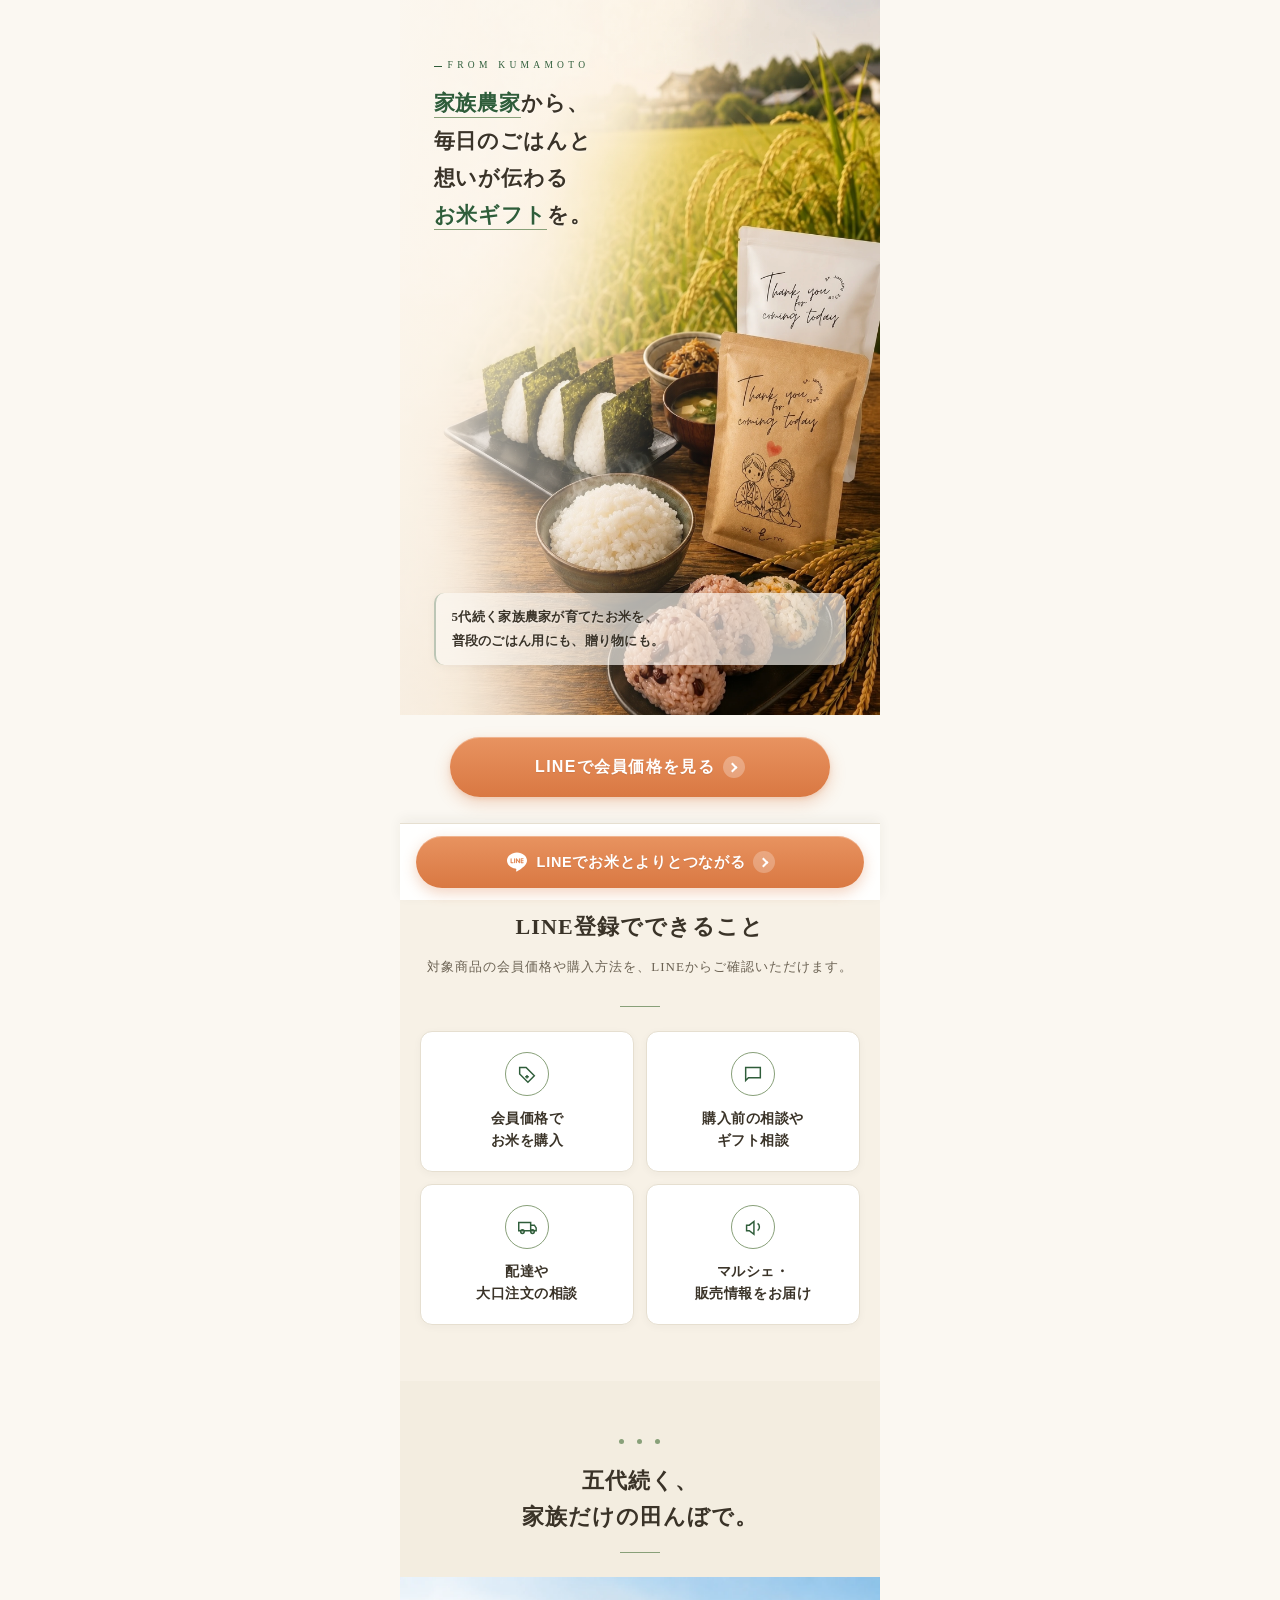
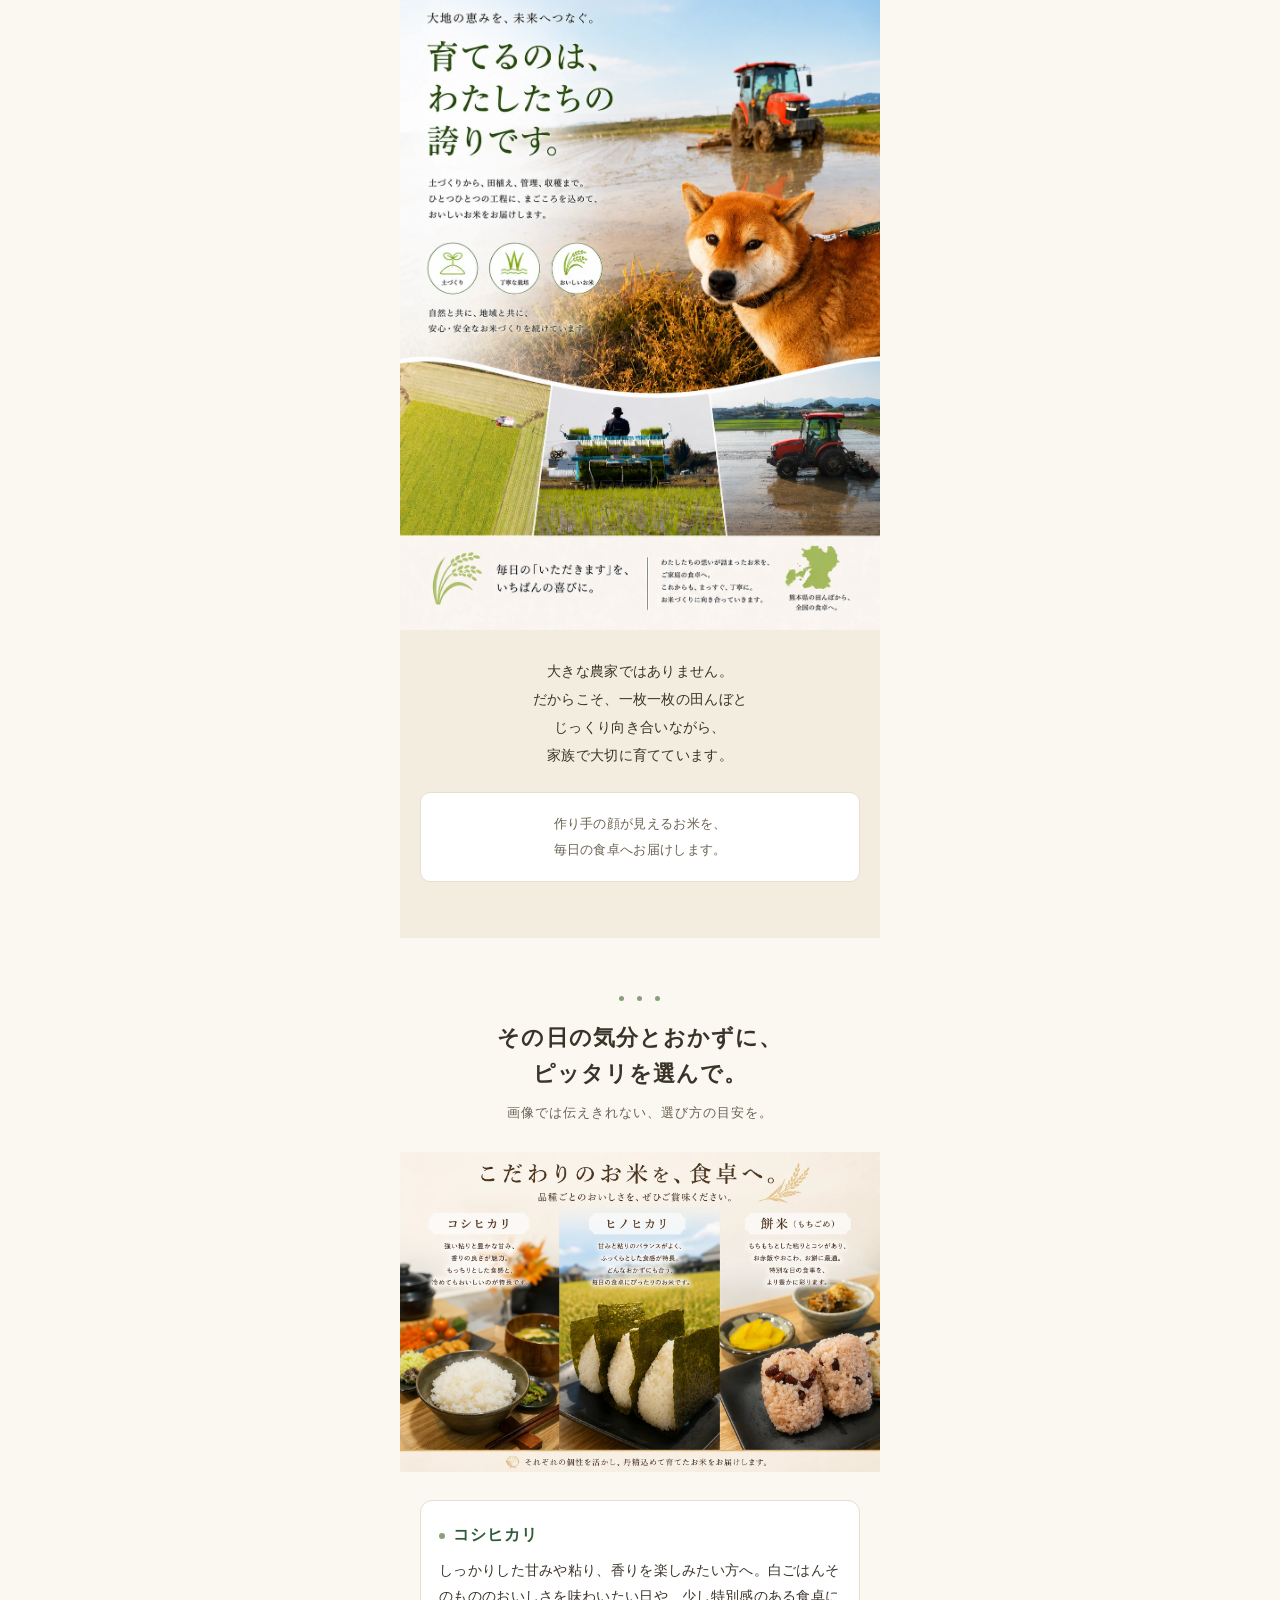
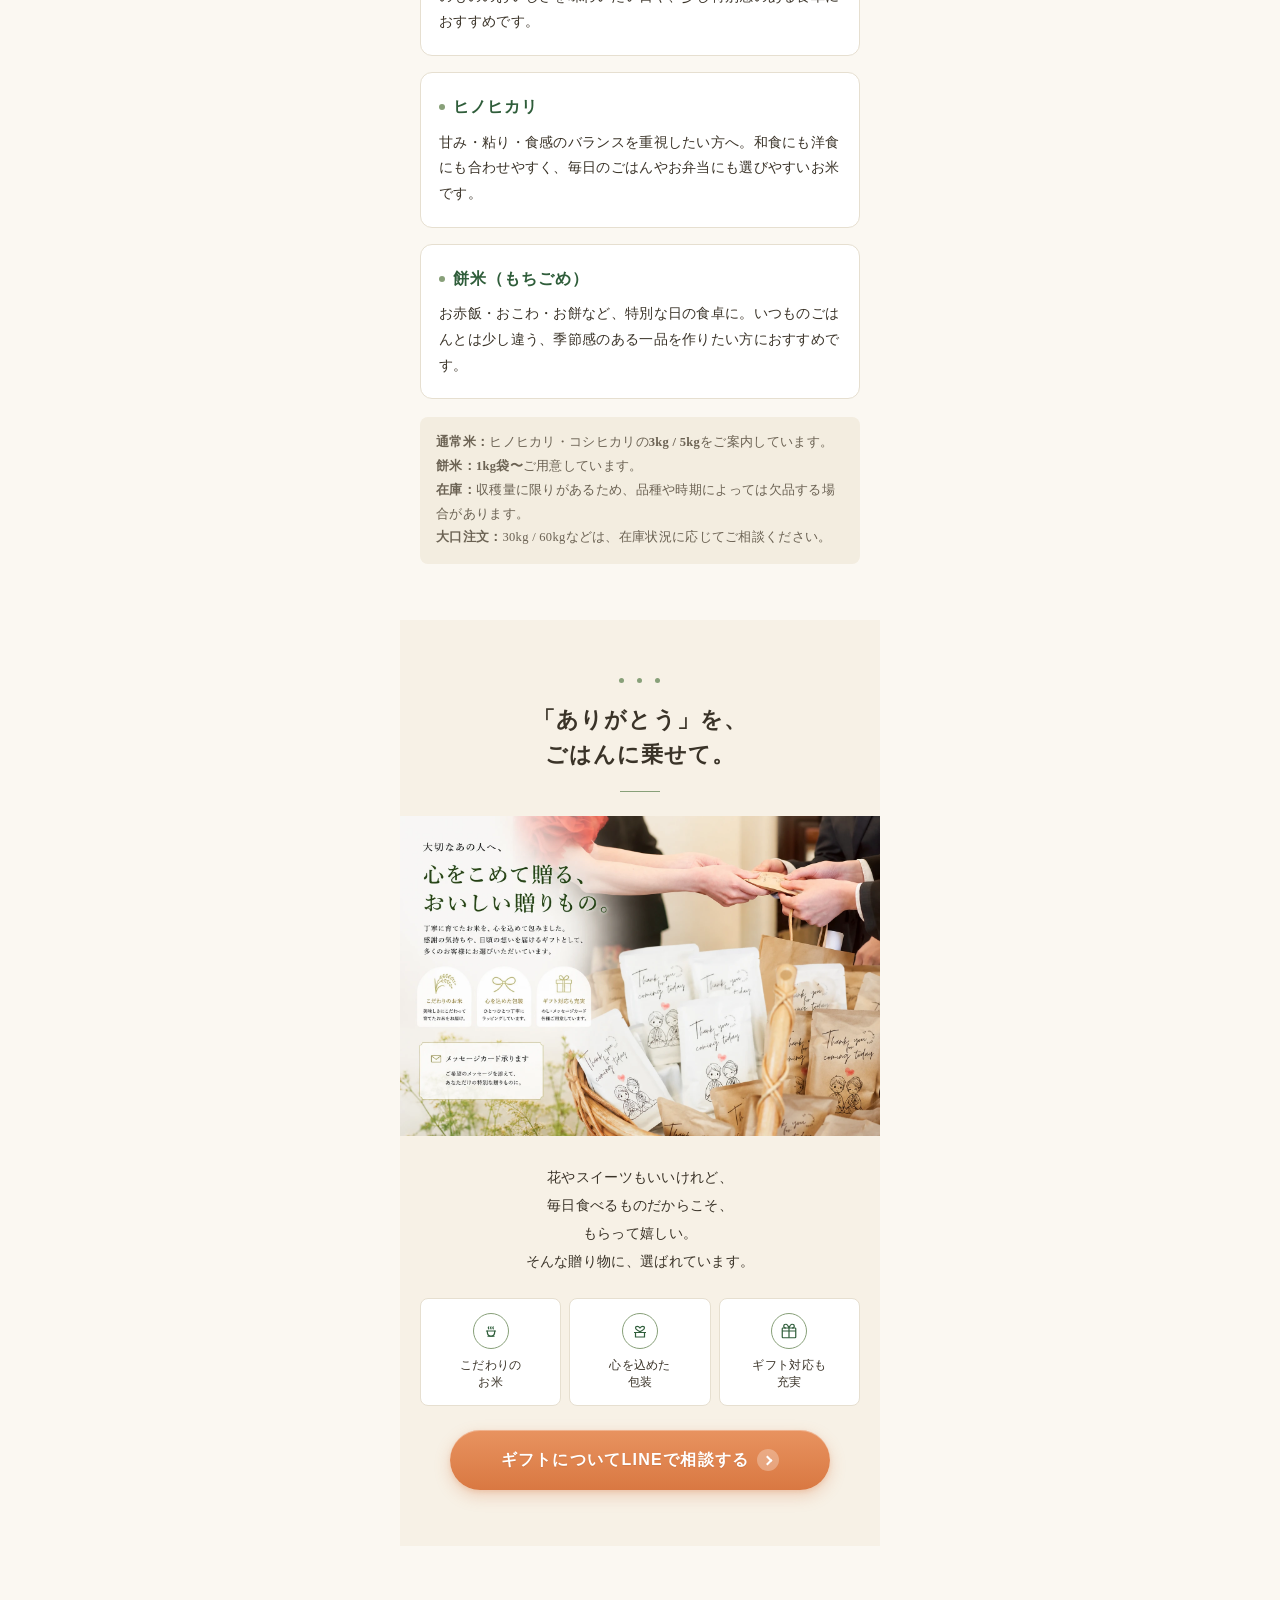
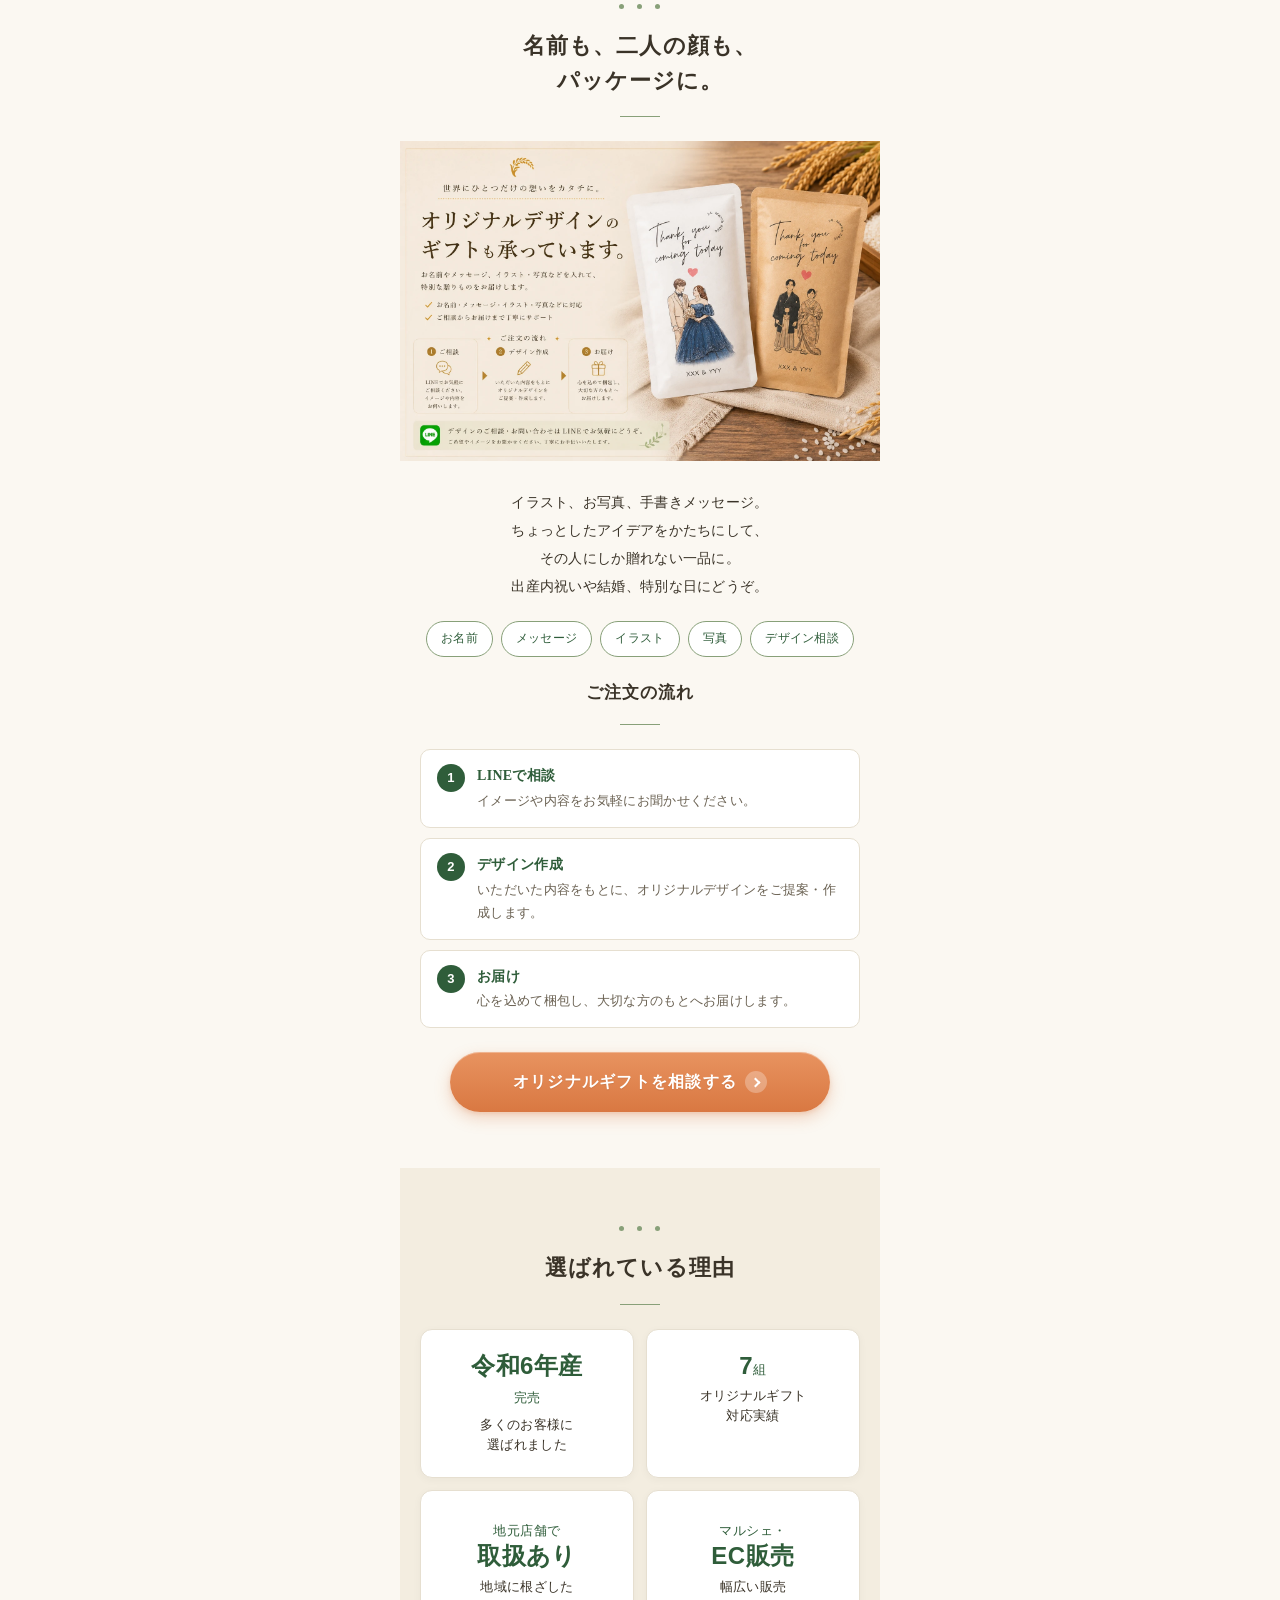
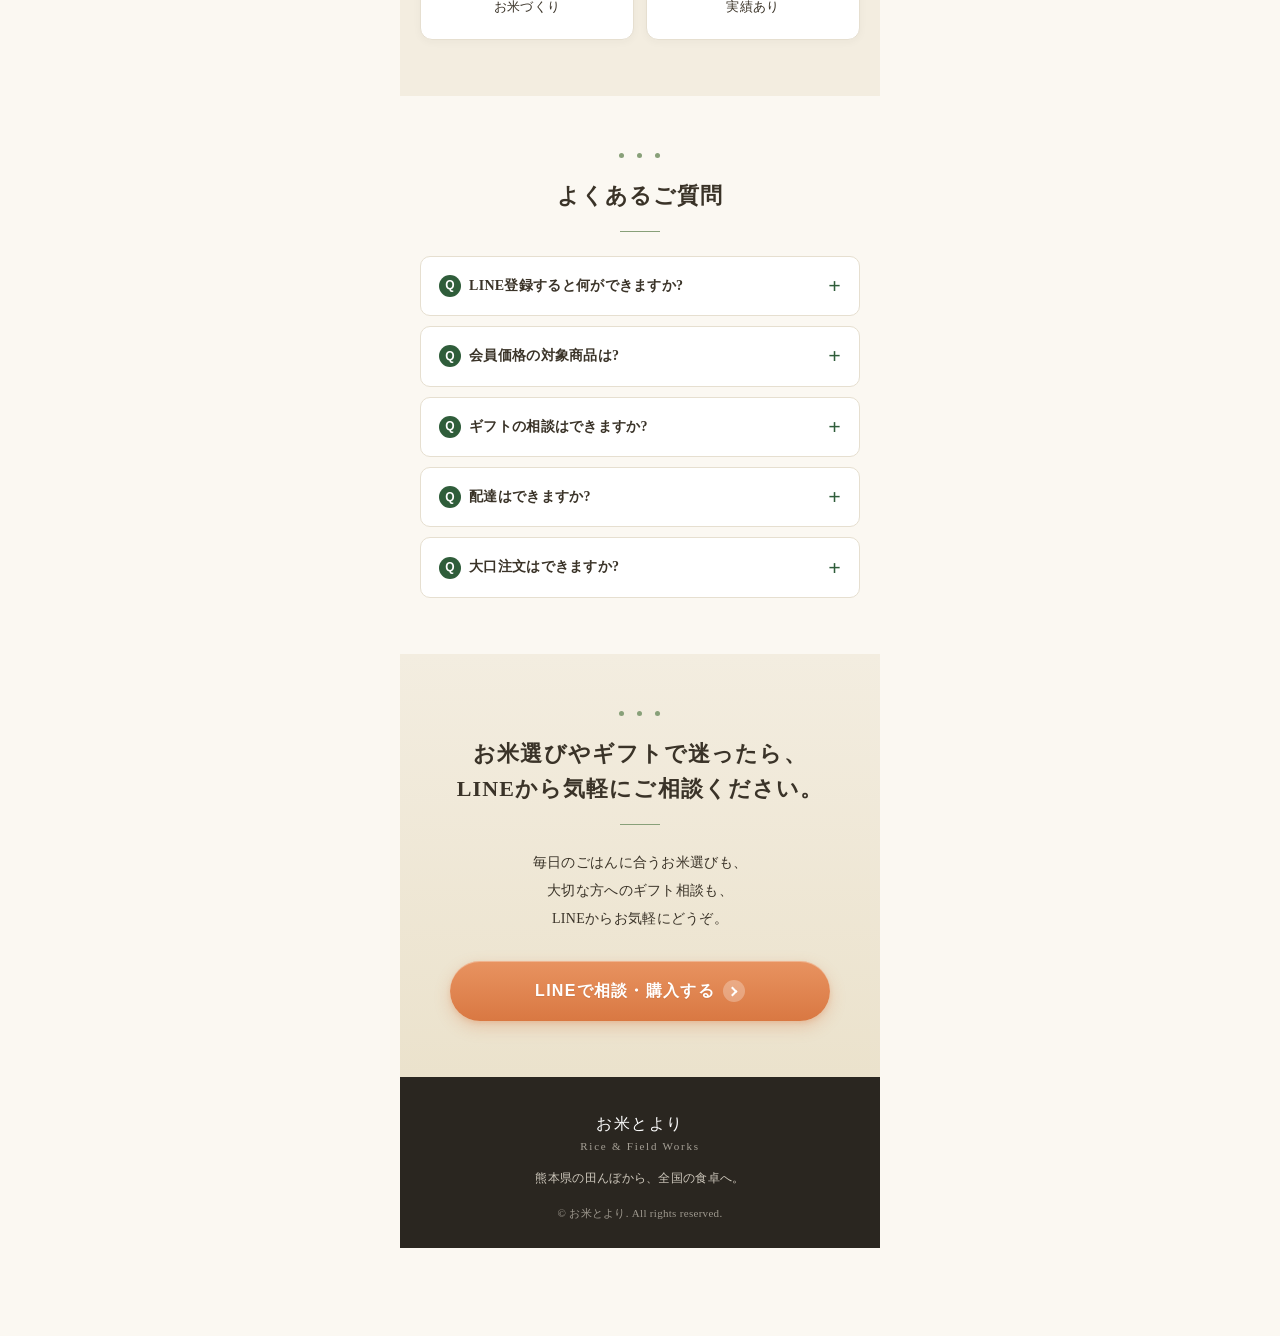
<file: lp/okometo_yori_lp.html>
<!DOCTYPE html>
<html lang="ja">
<head>
<meta charset="UTF-8">
<meta name="viewport" content="width=device-width, initial-scale=1.0">
<meta name="description" content="熊本で5代続く家族農家「お米とより」が育てるお米を、LINE会員向けにご案内。コシヒカリ・ヒノヒカリ・餅米、ギフト・オリジナルデザインギフトのご相談もLINEで気軽に。">
<title>お米とより｜熊本の家族農家から、想いが伝わるお米ギフトを</title>
<style>
  /* ========== Reset & Base ========== */
  *, *::before, *::after { box-sizing: border-box; margin: 0; padding: 0; }
  html { scroll-behavior: smooth; -webkit-text-size-adjust: 100%; }
  body {
    font-family: "Hiragino Mincho ProN", "Yu Mincho", "YuMincho", "Noto Serif JP", serif;
    color: #3a3328;
    background: #fbf8f2;
    line-height: 1.8;
    font-size: 15px;
    letter-spacing: 0.02em;
    -webkit-font-smoothing: antialiased;
    padding-bottom: 88px; /* 追従CTA分の余白 */
  }
  img { max-width: 100%; height: auto; display: block; }
  a { text-decoration: none; color: inherit; }

  /* ========== Variables ========== */
  :root {
    --color-bg: #fbf8f2;
    --color-bg-alt: #f3ede0;
    --color-bg-soft: #f7f1e6;
    --color-text: #3a3328;
    --color-text-soft: #6b6253;
    --color-accent: #2f5d3a;       /* 深い緑 */
    --color-accent-dark: #244730;
    --color-accent-soft: #88a079;
    --color-brown: #8a6a4b;
    --color-line: #06C755;
    --color-border: #e6dfd0;
  }

  /* ========== Layout ========== */
  .wrapper { max-width: 480px; margin: 0 auto; background: var(--color-bg); position: relative; overflow: hidden; }
  section { padding: 56px 20px; }
  .section-alt { background: var(--color-bg-alt); }
  .section-soft { background: var(--color-bg-soft); }

  /* ========== Common ========== */
  .ornament {
    display: flex;
    justify-content: center;
    align-items: center;
    height: 8px;
    margin-bottom: 18px;
    font-size: 0;
    line-height: 0;
  }
  .ornament::before {
    content: "";
    display: block;
    width: 5px;
    height: 5px;
    border-radius: 50%;
    background: var(--color-accent-soft);
    box-shadow:
      -18px 0 0 var(--color-accent-soft),
      18px 0 0 var(--color-accent-soft);
  }
  .section-title {
    font-size: 22px;
    font-weight: 600;
    text-align: center;
    color: var(--color-text);
    line-height: 1.6;
    margin-bottom: 10px;
    letter-spacing: 0.05em;
  }
  .section-sub {
    text-align: center;
    color: var(--color-text-soft);
    font-size: 13px;
    margin-bottom: 28px;
    letter-spacing: 0.08em;
  }
  .section-body {
    font-size: 14px;
    color: var(--color-text);
    line-height: 2;
    text-align: center;
    margin-bottom: 20px;
  }
  .divider {
    width: 40px; height: 1px; background: var(--color-accent-soft);
    margin: 18px auto 24px;
  }

  /* ========== First View ========== */
  .fv {
    padding: 0;
    background: var(--color-bg);
    position: relative;
  }
  .fv-hero {
    position: relative;
    width: 100%;
    overflow: hidden;
    background: #f0ead9;
  }
  .fv-hero img {
    width: 100%;
    height: auto;
    display: block;
  }
  /* 画像左側をさらに明るく折り込んで読みやすくするオーバーレイ */
  .fv-hero::before {
    content: "";
    position: absolute;
    inset: 0;
    background: linear-gradient(
      100deg,
      rgba(251, 248, 242, 0.85) 0%,
      rgba(251, 248, 242, 0.55) 30%,
      rgba(251, 248, 242, 0.1) 55%,
      rgba(251, 248, 242, 0) 70%
    );
    pointer-events: none;
  }
  .fv-overlay {
    position: absolute;
    inset: 0;
    z-index: 2;
    text-align: left;
    pointer-events: none;
  }
  .fv-mini-label {
    font-family: "Didot", "Times New Roman", serif;
    font-size: 9.5px;
    letter-spacing: 0.45em;
    color: var(--color-accent);
    margin-bottom: 14px;
    display: block;
    padding-left: 14px;
    position: absolute;
    top: 8%;
    left: 7%;
    right: 45%;
  }
  .fv-mini-label::before {
    content: "";
    position: absolute;
    left: 0;
    top: 50%;
    width: 8px; height: 1px;
    background: var(--color-accent);
  }
  .fv-headline {
    font-size: 21px;
    font-weight: 600;
    line-height: 1.78;
    color: var(--color-text);
    margin-bottom: 18px;
    letter-spacing: 0.04em;
    text-shadow: 0 1px 2px rgba(255,255,255,0.6);
    position: absolute;
    top: calc(8% + 28px);
    left: 7%;
    right: 45%;
  }
  .fv-headline span {
    color: var(--color-accent);
    border-bottom: 1px solid var(--color-accent-soft);
    padding-bottom: 2px;
  }
  .fv-sub {
    font-size: 13px;
    color: var(--color-text);
    line-height: 1.85;
    padding: 12px 14px 12px 16px;
    border-left: 2px solid rgba(47, 93, 58, 0.3);
    text-shadow: 0 1px 2px rgba(255,255,255,0.6);
    position: absolute;
    left: 7%;
    right: 7%;
    bottom: 7%;
    width: auto;
    background: rgba(251, 248, 242, 0.68);
    border-radius: 10px;
    box-shadow: 0 2px 8px rgba(58, 51, 40, 0.05);
    font-weight: 600;
  }
  .fv-cta-area {
    background: var(--color-bg);
    padding: 22px 24px 30px;
    text-align: center;
    position: relative;
  }
  .fv-cta-group { display: flex; flex-direction: column; gap: 12px; align-items: center; }

  /* 小さい画面 */
  @media (max-width: 380px) {
    .fv-mini-label { top: 6%; left: 6%; right: 40%; }
    .fv-headline { top: calc(6% + 26px); left: 6%; right: 40%; font-size: 19px; line-height: 1.72; }
    .fv-sub { left: 6%; right: 6%; bottom: 6%; font-size: 12px; padding: 10px 12px 10px 14px; }
  }

  /* ========== CTA Buttons ========== */
  .cta-btn {
    display: flex;
    align-items: center;
    justify-content: center;
    gap: 8px;
    width: 88%;
    max-width: 380px;
    height: 60px;
    border-radius: 32px;
    font-size: 16px;
    font-weight: 700;
    letter-spacing: 0.08em;
    cursor: pointer;
    transition: transform 0.12s ease, box-shadow 0.12s ease;
    font-family: "Hiragino Sans", "Yu Gothic", sans-serif;
    position: relative;
  }
  .cta-btn .arrow {
    display: inline-flex;
    align-items: center;
    justify-content: center;
    width: 22px;
    height: 22px;
    border-radius: 50%;
    background: rgba(255,255,255,0.2);
    transition: transform 0.2s ease;
    flex-shrink: 0;
    position: relative;
  }
  .cta-btn .arrow::before {
    content: "";
    width: 7px;
    height: 7px;
    border-top: 2px solid currentColor;
    border-right: 2px solid currentColor;
    transform: rotate(45deg);
    margin-left: -2px;
  }
  .cta-btn:hover .arrow,
  .cta-btn:active .arrow { transform: translateX(3px); }
  .cta-btn:active { transform: translateY(2px); box-shadow: 0 2px 6px rgba(47,93,58,0.2); }

  .cta-main {
    background: linear-gradient(180deg, #e89360 0%, #d97842 100%);
    color: #fff;
    box-shadow:
      0 6px 16px rgba(217, 120, 66, 0.28),
      0 2px 4px rgba(217, 120, 66, 0.18),
      inset 0 1px 0 rgba(255,255,255,0.3);
    text-shadow: 0 1px 1px rgba(0,0,0,0.08);
    position: relative;
  }
  .cta-main:hover {
    transform: translateY(-1px);
    box-shadow:
      0 10px 22px rgba(217, 120, 66, 0.35),
      0 3px 6px rgba(217, 120, 66, 0.22),
      inset 0 1px 0 rgba(255,255,255,0.3);
  }
  .cta-main .arrow {
    background: rgba(255,255,255,0.28);
  }

  .cta-sub {
    background: #fff;
    color: var(--color-accent);
    border: 1.5px solid var(--color-accent);
    box-shadow: 0 3px 8px rgba(47,93,58,0.1);
  }
  .cta-sub .arrow {
    background: rgba(47,93,58,0.1);
    color: var(--color-accent);
  }

  /* ========== LINE Benefits ========== */
  .benefits {
    background: var(--color-bg-soft);
    padding: 56px 20px;
  }
  .benefit-grid {
    display: grid;
    grid-template-columns: 1fr 1fr;
    gap: 12px;
    margin-top: 8px;
  }
  .benefit-card {
    background: #fff;
    border: 1px solid var(--color-border);
    border-radius: 12px;
    padding: 20px 14px;
    text-align: center;
    box-shadow: 0 2px 8px rgba(58,51,40,0.04);
  }
  .benefit-icon {
    width: 44px; height: 44px;
    margin: 0 auto 12px;
    display: flex; align-items: center; justify-content: center;
    border: 1.5px solid var(--color-accent-soft);
    border-radius: 50%;
    color: var(--color-accent);
  }
  .benefit-icon svg { width: 22px; height: 22px; stroke: var(--color-accent); fill: none; stroke-width: 1.6; }
  .benefit-title {
    font-size: 13.5px;
    font-weight: 600;
    color: var(--color-text);
    line-height: 1.6;
    letter-spacing: 0.04em;
  }

  /* ========== About ========== */
  .about-image { margin: 0 -20px 28px; }
  .about-image img { width: 100%; }
  .about-note {
    font-size: 13px;
    color: var(--color-text-soft);
    text-align: center;
    line-height: 2;
    padding: 18px 16px;
    background: #fff;
    border: 1px solid var(--color-border);
    border-radius: 10px;
    margin-top: 22px;
  }

  /* ========== Products ========== */
  .product-image { margin: 0 -20px 28px; }
  .product-list {
    display: flex; flex-direction: column; gap: 16px;
    margin-top: 8px;
  }
  .product-item {
    background: #fff;
    border: 1px solid var(--color-border);
    border-radius: 12px;
    padding: 20px 18px;
  }
  .product-name {
    font-size: 16px;
    font-weight: 600;
    color: var(--color-accent);
    margin-bottom: 8px;
    letter-spacing: 0.06em;
    display: flex; align-items: center; gap: 8px;
  }
  .product-name::before {
    content: "";
    width: 6px; height: 6px;
    background: var(--color-accent-soft);
    border-radius: 50%;
    display: inline-block;
  }
  .product-desc {
    font-size: 13.5px;
    color: var(--color-text);
    line-height: 1.9;
  }
  .product-supplement {
    font-size: 12.5px;
    color: var(--color-text-soft);
    background: var(--color-bg-alt);
    padding: 14px 16px;
    border-radius: 8px;
    margin-top: 18px;
    line-height: 1.9;
  }

  /* ========== Gift ========== */
  .gift-image { margin: 0 -20px 28px; }
  .gift-points {
    display: grid;
    grid-template-columns: repeat(3, 1fr);
    gap: 8px;
    margin: 22px 0 24px;
  }
  .gift-point {
    background: #fff;
    border: 1px solid var(--color-border);
    border-radius: 8px;
    padding: 14px 6px;
    text-align: center;
    font-size: 11.5px;
    color: var(--color-text);
    line-height: 1.5;
  }
  .gift-point-icon {
    color: var(--color-accent);
    margin: 0 auto 8px;
    width: 36px; height: 36px;
    border: 1.5px solid var(--color-accent-soft);
    border-radius: 50%;
    display: flex;
    align-items: center;
    justify-content: center;
  }
  .gift-point-icon svg { width: 18px; height: 18px; }

  /* ========== Original Gift Flow ========== */
  .original-image { margin: 0 -20px 28px; }
  .flow-list {
    display: flex; flex-direction: column; gap: 10px;
    margin: 22px 0 24px;
  }
  .flow-step {
    display: flex; align-items: flex-start; gap: 12px;
    background: #fff;
    border: 1px solid var(--color-border);
    border-radius: 10px;
    padding: 14px 16px;
  }
  .flow-num {
    flex-shrink: 0;
    width: 28px; height: 28px;
    border-radius: 50%;
    background: var(--color-accent);
    color: #fff;
    font-size: 13px;
    font-weight: 700;
    display: flex; align-items: center; justify-content: center;
    font-family: "Hiragino Sans", sans-serif;
  }
  .flow-content {
    flex: 1;
    font-size: 13.5px;
    line-height: 1.7;
  }
  .flow-content strong {
    display: block;
    font-size: 14px;
    color: var(--color-accent);
    margin-bottom: 2px;
  }
  .flow-content span {
    font-size: 12.5px;
    color: var(--color-text-soft);
  }
  .original-tags {
    display: flex; flex-wrap: wrap; gap: 8px;
    justify-content: center;
    margin-bottom: 22px;
  }
  .tag {
    background: #fff;
    border: 1px solid var(--color-accent-soft);
    color: var(--color-accent);
    padding: 6px 14px;
    border-radius: 20px;
    font-size: 12px;
  }
  .achievement-badge {
    background: linear-gradient(135deg, #fff 0%, #f9f4e8 100%);
    border: 1px solid var(--color-border);
    border-radius: 10px;
    padding: 16px;
    text-align: center;
    margin-bottom: 22px;
  }
  .achievement-badge .num {
    font-size: 28px;
    color: var(--color-accent);
    font-weight: 700;
    font-family: "Hiragino Sans", sans-serif;
    letter-spacing: 0.04em;
  }
  .achievement-badge .label {
    font-size: 12px;
    color: var(--color-text-soft);
    display: block;
    margin-top: 2px;
  }

  /* ========== Reasons ========== */
  .reasons-grid {
    display: grid;
    grid-template-columns: 1fr 1fr;
    gap: 12px;
    margin-top: 8px;
  }
  .reason-card {
    background: #fff;
    border: 1px solid var(--color-border);
    border-radius: 12px;
    padding: 22px 12px;
    text-align: center;
    box-shadow: 0 2px 8px rgba(58,51,40,0.04);
  }
  .reason-num {
    font-size: 24px;
    color: var(--color-accent);
    font-weight: 700;
    font-family: "Hiragino Sans", sans-serif;
    letter-spacing: 0.02em;
    line-height: 1.2;
    margin-bottom: 6px;
  }
  .reason-num small { font-size: 13px; font-weight: 500; }
  .reason-label {
    font-size: 12.5px;
    color: var(--color-text);
    line-height: 1.6;
  }

  /* ========== FAQ ========== */
  .faq-list { display: flex; flex-direction: column; gap: 10px; margin-top: 8px; }
  .faq-item {
    background: #fff;
    border: 1px solid var(--color-border);
    border-radius: 10px;
    overflow: hidden;
  }
  .faq-item summary {
    padding: 18px 18px 18px 48px;
    font-size: 14px;
    font-weight: 600;
    color: var(--color-text);
    cursor: pointer;
    position: relative;
    list-style: none;
    line-height: 1.6;
    transition: background 0.2s ease;
  }
  .faq-item summary::-webkit-details-marker { display: none; }
  .faq-item summary::before {
    content: "Q";
    position: absolute;
    left: 18px;
    top: 50%;
    transform: translateY(-50%);
    width: 22px; height: 22px;
    border-radius: 50%;
    background: var(--color-accent);
    color: #fff;
    font-size: 12px;
    font-family: "Hiragino Sans", sans-serif;
    display: flex; align-items: center; justify-content: center;
    font-weight: 700;
  }
  .faq-item summary::after {
    content: "+";
    position: absolute;
    right: 18px;
    top: 50%;
    transform: translateY(-50%);
    color: var(--color-accent);
    font-size: 22px;
    transition: transform 0.2s ease;
  }
  .faq-item[open] summary::after {
    content: "−";
  }
  .faq-answer {
    padding: 0 18px 20px 48px;
    font-size: 13px;
    color: var(--color-text-soft);
    line-height: 1.9;
    position: relative;
  }
  .faq-answer::before {
    content: "A";
    position: absolute;
    left: 18px;
    top: 0;
    width: 22px; height: 22px;
    border-radius: 50%;
    background: var(--color-bg-alt);
    color: var(--color-accent);
    font-size: 12px;
    font-family: "Hiragino Sans", sans-serif;
    display: flex; align-items: center; justify-content: center;
    font-weight: 700;
  }

  /* ========== Last CTA ========== */
  .last-cta {
    background: linear-gradient(180deg, #f3ede0 0%, #ebe2cc 100%);
    text-align: center;
  }
  .last-cta .section-title { margin-bottom: 18px; }
  .last-cta .section-body { margin-bottom: 28px; }

  /* ========== Footer ========== */
  footer {
    background: #2a2620;
    color: #cfc9bd;
    padding: 32px 20px 24px;
    text-align: center;
    font-size: 12px;
    line-height: 1.9;
  }
  footer .brand {
    color: #fff;
    font-size: 16px;
    margin-bottom: 4px;
    letter-spacing: 0.1em;
  }
  footer a { color: #cfc9bd; text-decoration: underline; }

  /* ========== Sticky CTA ========== */
  .sticky-cta {
    position: fixed;
    bottom: 0; left: 0; right: 0;
    background: rgba(255,255,255,0.96);
    backdrop-filter: blur(8px);
    -webkit-backdrop-filter: blur(8px);
    border-top: 1px solid var(--color-border);
    padding: 12px 16px;
    display: flex;
    gap: 8px;
    z-index: 100;
    max-width: 480px;
    margin: 0 auto;
    box-shadow: 0 -4px 12px rgba(58,51,40,0.06);
  }
  .sticky-cta a {
    flex: 1;
    height: 52px;
    display: flex; align-items: center; justify-content: center; gap: 8px;
    border-radius: 26px;
    font-size: 14.5px;
    font-weight: 700;
    font-family: "Hiragino Sans", sans-serif;
    transition: transform 0.12s ease, box-shadow 0.12s ease;
    letter-spacing: 0.05em;
  }
  .sticky-cta a:active { transform: translateY(2px); }
  .sticky-main {
    background: linear-gradient(180deg, #e89360 0%, #d97842 100%);
    color: #fff;
    box-shadow:
      0 5px 14px rgba(217, 120, 66, 0.32),
      inset 0 1px 0 rgba(255,255,255,0.3);
    text-shadow: 0 1px 1px rgba(0,0,0,0.08);
    position: relative;
  }
  .sticky-icon {
    display: inline-flex;
    align-items: center;
    justify-content: center;
    width: 24px; height: 24px;
    color: #fff;
  }
  .sticky-main .arrow {
    display: inline-flex;
    align-items: center;
    justify-content: center;
    width: 22px;
    height: 22px;
    border-radius: 50%;
    background: rgba(255,255,255,0.25);
    flex-shrink: 0;
    position: relative;
  }
  .sticky-main .arrow::before {
    content: "";
    width: 7px;
    height: 7px;
    border-top: 2px solid currentColor;
    border-right: 2px solid currentColor;
    transform: rotate(45deg);
    margin-left: -2px;
  }

  /* ========== Responsive ========== */
  @media (max-width: 360px) {
    .section-title { font-size: 20px; }
    .fv-headline { font-size: 19px; }
    .benefit-grid, .reasons-grid { grid-template-columns: 1fr; }
    .gift-points { grid-template-columns: 1fr; }
  }

  /* ========== Decorative accents ========== */
  .leaf-accent {
    text-align: center;
    color: var(--color-accent-soft);
    font-size: 14px;
    letter-spacing: 1em;
    margin-bottom: 8px;
  }
</style>
</head>
<body>

<div class="wrapper">

  <!-- ============ 1. First View ============ -->
  <section class="fv">
    <div class="fv-hero">
      <img src="./images/FirstView.webp" alt="お米とより｜熊本の家族農家が育てたお米と、手作りのオリジナルギフトパッケージ">
      <div class="fv-overlay">
        <span class="fv-mini-label">FROM KUMAMOTO</span>
        <h1 class="fv-headline">
          <span>家族農家</span>から、<br>
          毎日のごはんと<br>
          想いが伝わる<br>
          <span>お米ギフト</span>を。
        </h1>
        <p class="fv-sub">
          5代続く家族農家が育てたお米を、<br>
          普段のごはん用にも、贈り物にも。
        </p>
      </div>
    </div>
    <div class="fv-cta-area">
      <div class="fv-cta-group">
        <a href="https://lin.ee/uI8L5D3" class="cta-btn cta-main" aria-label="LINEで会員価格を見る">
          LINEで会員価格を見る
          <span class="arrow" aria-hidden="true"></span>
        </a>
      </div>
    </div>
  </section>

  <!-- ============ 2. LINE Benefits ============ -->
  <section class="benefits">
    <div class="ornament">・ ・ ・</div>
    <h2 class="section-title">LINE登録でできること</h2>
    <p class="section-sub">対象商品の会員価格や購入方法を、LINEからご確認いただけます。</p>
    <div class="divider"></div>
    <div class="benefit-grid">
      <div class="benefit-card">
        <div class="benefit-icon">
          <svg viewBox="0 0 24 24" aria-hidden="true">
            <path d="M4 12V5h7l9 9-7 7-9-9z"/>
            <path d="M8 8h.01"/>
            <path d="M10 15h4"/>
            <path d="M12 13v4"/>
          </svg>
        </div>
        <p class="benefit-title">会員価格で<br>お米を購入</p>
      </div>
      <div class="benefit-card">
        <div class="benefit-icon">
          <svg viewBox="0 0 24 24"><path d="M4 5h16v11H7l-3 3z"/></svg>
        </div>
        <p class="benefit-title">購入前の相談や<br>ギフト相談</p>
      </div>
      <div class="benefit-card">
        <div class="benefit-icon">
          <svg viewBox="0 0 24 24"><path d="M3 7h13v9H3zM16 10h4l2 3v3h-6zM7 19a2 2 0 100-4 2 2 0 000 4zM18 19a2 2 0 100-4 2 2 0 000 4z"/></svg>
        </div>
        <p class="benefit-title">配達や<br>大口注文の相談</p>
      </div>
      <div class="benefit-card">
        <div class="benefit-icon">
          <svg viewBox="0 0 24 24"><path d="M5 10v6h3l5 4V6L8 10H5zM17 8a5 5 0 010 8"/></svg>
        </div>
        <p class="benefit-title">マルシェ・<br>販売情報をお届け</p>
      </div>
    </div>
  </section>

  <!-- ============ 3. About ============ -->
  <section class="section-alt">
    <div class="ornament">・ ・ ・</div>
    <h2 class="section-title">五代続く、<br>家族だけの田んぼで。</h2>
    <div class="divider"></div>
    <div class="about-image">
      <img src="./images/About.webp" alt="熊本県の田んぼで丁寧にお米を育てる家族農家「お米とより」の田植え・収穫風景" loading="lazy">
    </div>
    <p class="section-body">
      大きな農家ではありません。<br>
      だからこそ、一枚一枚の田んぼと<br>
      じっくり向き合いながら、<br>
      家族で大切に育てています。
    </p>
    <div class="about-note">
      作り手の顔が見えるお米を、<br>
      毎日の食卓へお届けします。
    </div>
  </section>

  <!-- ============ 4. Products ============ -->
  <section>
    <div class="ornament">・ ・ ・</div>
    <h2 class="section-title">その日の気分とおかずに、<br>ピッタリを選んで。</h2>
    <p class="section-sub">画像では伝えきれない、選び方の目安を。</p>
    <div class="product-image">
      <img src="./images/Products.webp" alt="お米とよりの商品ラインナップ コシヒカリ・ヒノヒカリ・餅米" loading="lazy">
    </div>
    <div class="product-list">
      <div class="product-item">
        <h3 class="product-name">コシヒカリ</h3>
        <p class="product-desc">しっかりした甘みや粘り、香りを楽しみたい方へ。白ごはんそのもののおいしさを味わいたい日や、少し特別感のある食卓におすすめです。</p>
      </div>
      <div class="product-item">
        <h3 class="product-name">ヒノヒカリ</h3>
        <p class="product-desc">甘み・粘り・食感のバランスを重視したい方へ。和食にも洋食にも合わせやすく、毎日のごはんやお弁当にも選びやすいお米です。</p>
      </div>
      <div class="product-item">
        <h3 class="product-name">餅米（もちごめ）</h3>
        <p class="product-desc">お赤飯・おこわ・お餅など、特別な日の食卓に。いつものごはんとは少し違う、季節感のある一品を作りたい方におすすめです。</p>
      </div>
    </div>
    <p class="product-supplement">
      <strong>通常米：</strong>ヒノヒカリ・コシヒカリの<strong>3kg / 5kg</strong>をご案内しています。<br>
      <strong>餅米：</strong><strong>1kg袋〜</strong>ご用意しています。<br>
      <strong>在庫：</strong>収穫量に限りがあるため、品種や時期によっては欠品する場合があります。<br>
      <strong>大口注文：</strong>30kg / 60kgなどは、在庫状況に応じてご相談ください。
    </p>
  </section>

  <!-- ============ 5. Gift ============ -->
  <section class="section-soft" id="gift-consult">
    <div class="ornament">・ ・ ・</div>
    <h2 class="section-title">「ありがとう」を、<br>ごはんに乗せて。</h2>
    <div class="divider"></div>
    <div class="gift-image">
      <img src="./images/Gift.webp" alt="心をこめて贈る、お米とよりのお米ギフト 結婚式・お祝い・お礼の贈り物" loading="lazy">
    </div>
    <p class="section-body">
      花やスイーツもいいけれど、<br>
      毎日食べるものだからこそ、<br>
      もらって嬉しい。<br>
      そんな贈り物に、選ばれています。
    </p>
    <div class="gift-points">
      <div class="gift-point">
        <span class="gift-point-icon" aria-hidden="true">
          <svg viewBox="0 0 24 24" fill="none" stroke="currentColor" stroke-width="1.6" stroke-linecap="round" stroke-linejoin="round">
            <path d="M6 12h12"/>
            <path d="M7 12c0 4 2 7 5 7s5-3 5-7"/>
            <path d="M8 19h8"/>
            <path d="M9 9c-.8-.8-.8-1.7 0-2.5"/>
            <path d="M12 9c-.8-.8-.8-1.7 0-2.5"/>
            <path d="M15 9c-.8-.8-.8-1.7 0-2.5"/>
          </svg>
        </span>
        こだわりの<br>お米
      </div>
      <div class="gift-point">
        <span class="gift-point-icon" aria-hidden="true">
          <svg viewBox="0 0 24 24" fill="none" stroke="currentColor" stroke-width="1.6"><path d="M12 8c-2-3-6-3-6 0 0 2 3 3 6 5 3-2 6-3 6-5 0-3-4-3-6 0z"/><path d="M4 14h16M6 14v6h12v-6"/></svg>
        </span>
        心を込めた<br>包装
      </div>
      <div class="gift-point">
        <span class="gift-point-icon" aria-hidden="true">
          <svg viewBox="0 0 24 24" fill="none" stroke="currentColor" stroke-width="1.6"><rect x="3" y="8" width="18" height="13" rx="1"/><path d="M3 12h18M12 8v13M8 8c-2 0-3-1-3-2.5S6 3 8 3c2 0 4 5 4 5s2-5 4-5c2 0 3 1 3 2.5S18 8 16 8"/></svg>
        </span>
        ギフト対応も<br>充実
      </div>
    </div>
    <div class="fv-cta-group">
      <a href="https://lin.ee/uI8L5D3" class="cta-btn cta-main" aria-label="ギフトについてLINEで相談する">
        ギフトについてLINEで相談する
        <span class="arrow" aria-hidden="true"></span>
      </a>
    </div>
  </section>

  <!-- ============ 6. Original Design Gift ============ -->
  <section>
    <div class="ornament">・ ・ ・</div>
    <h2 class="section-title">名前も、二人の顔も、<br>パッケージに。</h2>
    <div class="divider"></div>
    <div class="original-image">
      <img src="./images/Original.webp" alt="お名前・メッセージ・イラスト・写真入りのオリジナルデザインお米ギフト" loading="lazy">
    </div>
    <p class="section-body">
      イラスト、お写真、手書きメッセージ。<br>
      ちょっとしたアイデアをかたちにして、<br>
      その人にしか贈れない一品に。<br>
      出産内祝いや結婚、特別な日にどうぞ。
    </p>

    <div class="original-tags">
      <span class="tag">お名前</span>
      <span class="tag">メッセージ</span>
      <span class="tag">イラスト</span>
      <span class="tag">写真</span>
      <span class="tag">デザイン相談</span>
    </div>

    <h3 class="section-title" style="font-size:17px; margin-top:12px;">ご注文の流れ</h3>
    <div class="divider"></div>
    <div class="flow-list">
      <div class="flow-step">
        <div class="flow-num">1</div>
        <div class="flow-content">
          <strong>LINEで相談</strong>
          <span>イメージや内容をお気軽にお聞かせください。</span>
        </div>
      </div>
      <div class="flow-step">
        <div class="flow-num">2</div>
        <div class="flow-content">
          <strong>デザイン作成</strong>
          <span>いただいた内容をもとに、オリジナルデザインをご提案・作成します。</span>
        </div>
      </div>
      <div class="flow-step">
        <div class="flow-num">3</div>
        <div class="flow-content">
          <strong>お届け</strong>
          <span>心を込めて梱包し、大切な方のもとへお届けします。</span>
        </div>
      </div>
    </div>

    <div class="fv-cta-group">
      <a href="https://lin.ee/uI8L5D3" class="cta-btn cta-main" aria-label="オリジナルギフトを相談する">
        オリジナルギフトを相談する
        <span class="arrow" aria-hidden="true"></span>
      </a>
    </div>
  </section>

  <!-- ============ 7. Reasons ============ -->
  <section class="section-alt">
    <div class="ornament">・ ・ ・</div>
    <h2 class="section-title">選ばれている理由</h2>
    <div class="divider"></div>
    <div class="reasons-grid">
      <div class="reason-card">
        <div class="reason-num">令和6年産<br><small>完売</small></div>
        <p class="reason-label">多くのお客様に<br>選ばれました</p>
      </div>
      <div class="reason-card">
        <div class="reason-num">7<small>組</small></div>
        <p class="reason-label">オリジナルギフト<br>対応実績</p>
      </div>
      <!-- ※ オリジナルギフト実績はこちらのカードで一本化しました -->
      <div class="reason-card">
        <div class="reason-num"><small>地元店舗で</small><br>取扱あり</div>
        <p class="reason-label">地域に根ざした<br>お米づくり</p>
      </div>
      <div class="reason-card">
        <div class="reason-num"><small>マルシェ・</small><br>EC販売</div>
        <p class="reason-label">幅広い販売<br>実績あり</p>
      </div>
    </div>
  </section>

  <!-- ============ 8. FAQ ============ -->
  <section>
    <div class="ornament">・ ・ ・</div>
    <h2 class="section-title">よくあるご質問</h2>
    <div class="divider"></div>
    <div class="faq-list">
      <details class="faq-item">
        <summary>LINE登録すると何ができますか?</summary>
        <div class="faq-answer">会員価格のご案内、購入前のご相談、ギフトのご相談、配達や大口注文のご相談ができます。</div>
      </details>
      <details class="faq-item">
        <summary>会員価格の対象商品は?</summary>
        <div class="faq-answer">通常商品のヒノヒカリ・コシヒカリの3kg / 5kgが対象です。餅米やギフト商品は対象外となりますが、在庫がある場合はLINEからご相談いただけます。</div>
      </details>
      <details class="faq-item">
        <summary>ギフトの相談はできますか?</summary>
        <div class="faq-answer">固定デザインのギフトに加えて、オリジナルデザインのご相談もLINEで承っています。</div>
      </details>
      <details class="faq-item">
        <summary>配達はできますか?</summary>
        <div class="faq-answer">熊本市・八代市・宇城市周辺は、場所・時期・購入量に応じてご相談可能です。</div>
      </details>
      <details class="faq-item">
        <summary>大口注文はできますか?</summary>
        <div class="faq-answer">30kg / 60kgなどの大口注文もご相談いただけます。お気軽にLINEでお問い合わせください。</div>
      </details>
    </div>
  </section>

  <!-- ============ 9. Last CTA ============ -->
  <section class="last-cta" id="line-register">
    <div class="ornament">・ ・ ・</div>
    <h2 class="section-title">お米選びやギフトで迷ったら、<br>LINEから気軽にご相談ください。</h2>
    <div class="divider"></div>
    <p class="section-body">
      毎日のごはんに合うお米選びも、<br>
      大切な方へのギフト相談も、<br>
      LINEからお気軽にどうぞ。
    </p>
    <div class="fv-cta-group">
      <a href="https://lin.ee/uI8L5D3" class="cta-btn cta-main" aria-label="LINEで相談・購入する">
        LINEで相談・購入する
        <span class="arrow" aria-hidden="true"></span>
      </a>
    </div>
  </section>

  <!-- ============ Footer ============ -->
  <footer>
    <div class="brand">お米とより</div>
    <p style="font-size:11px; letter-spacing:0.16em; opacity:0.75; margin-top:-8px; margin-bottom:10px;">Rice &amp; Field Works</p>
    <p>熊本県の田んぼから、全国の食卓へ。</p>
    <p style="margin-top:14px; font-size:11px; opacity:0.7;">
      © お米とより. All rights reserved.
    </p>
  </footer>

</div>

<!-- ============ Sticky CTA ============ -->
<div class="sticky-cta">
  <a href="https://lin.ee/uI8L5D3" class="sticky-main" aria-label="LINEでお米とよりとつながる">
    <span class="sticky-icon" aria-hidden="true">
      <svg viewBox="0 0 24 24" width="20" height="20" fill="currentColor"><path d="M19.365 9.863c.349 0 .63.285.63.631 0 .345-.281.63-.63.63H17.61v1.125h1.755c.349 0 .63.283.63.63 0 .344-.281.629-.63.629h-2.386c-.345 0-.627-.285-.627-.629V8.108c0-.345.282-.63.63-.63h2.386c.346 0 .627.285.627.63 0 .349-.281.63-.63.63H17.61v1.125h1.755zm-3.855 3.016c0 .27-.174.51-.432.596-.064.021-.133.031-.199.031-.211 0-.391-.09-.51-.25l-2.443-3.317v2.94c0 .344-.279.629-.631.629-.346 0-.626-.285-.626-.629V8.108c0-.27.173-.51.43-.595.06-.023.136-.033.194-.033.195 0 .375.104.495.254l2.462 3.33V8.108c0-.345.282-.63.63-.63.345 0 .63.285.63.63v4.771zm-5.741 0c0 .344-.282.629-.631.629-.345 0-.627-.285-.627-.629V8.108c0-.345.282-.63.63-.63.346 0 .628.285.628.63v4.771zm-2.466.629H4.917c-.345 0-.63-.285-.63-.629V8.108c0-.345.285-.63.63-.63.348 0 .63.285.63.63v4.141h1.756c.348 0 .629.283.629.63 0 .344-.282.629-.629.629M24 10.314C24 4.943 18.615.572 12 .572S0 4.943 0 10.314c0 4.811 4.27 8.842 10.035 9.608.391.082.923.258 1.058.59.12.301.079.766.038 1.08l-.164 1.02c-.045.301-.24 1.186 1.049.645 1.291-.539 6.916-4.078 9.436-6.975C23.176 14.393 24 12.458 24 10.314"/></svg>
    </span>
    LINEでお米とよりとつながる
    <span class="arrow" aria-hidden="true"></span>
  </a>
</div>

<script>
  // FAQ accordion: only one open at a time (任意機能、不要なら削除可)
  document.querySelectorAll('.faq-item').forEach((item) => {
    item.addEventListener('toggle', () => {
      if (item.open) {
        document.querySelectorAll('.faq-item').forEach(other => {
          if (other !== item) other.open = false;
        });
      }
    });
  });
</script>

</body>
</html>
</file>
<file: css/style.css>
@charset "UTF-8";
/* 基本設定 */
/*============================================
	― 変数設定
=============================================*/
@font-face {
  font-family: 'Shippori Mincho';
  src: url("../webfonts/Subset-ShipporiMincho-Medium.woff2") format("woff2"), url("../webfonts/Subset-ShipporiMincho-Medium.woff") format("woff");
  font-weight: 500;
  font-style: normal;
  font-display: swap;
}

@font-face {
  font-family: 'Shippori Mincho';
  src: url("../webfonts/Subset-ShipporiMincho-SemiBold.woff2") format("woff2"), url("../webfonts/Subset-ShipporiMincho-SemiBold.woff") format("woff");
  font-weight: 600;
  font-style: normal;
  font-display: swap;
}

@font-face {
  font-family: 'Cinzel';
  src: url("../webfonts/Cinzel-Medium.woff2") format("woff2"), url("../webfonts/Cinzel-Medium.woff") format("woff");
  font-weight: 500;
  font-style: normal;
  font-display: swap;
}

@font-face {
  font-family: 'Cinzel';
  src: url("../webfonts/Cinzel-SemiBold.woff2") format("woff2"), url("../webfonts/Cinzel-SemiBold.woff") format("woff");
  font-weight: 600;
  font-style: normal;
  font-display: swap;
}

/*===================================================================================================
□ □ □ □ □ □ □ □ □ □ □ □ □ □ □ □ □ □ □ □ □ □ □ □ □ □ □ □ □ □ □ □ □ □ □ □ □ □ □ □ □ □ □ □ □ □ □ □ □ □ □ 

〇 GLOBAL 〇

□ □ □ □ □ □ □ □ □ □ □ □ □ □ □ □ □ □ □ □ □ □ □ □ □ □ □ □ □ □ □ □ □ □ □ □ □ □ □ □ □ □ □ □ □ □ □ □ □ □ □ 
====================================================================================================*/
/*============================================
	― PC表示
=============================================*/
.pc-disblock {
  display: block;
}

.pc-disline {
  display: inline;
}

.pc-dislineblock {
  display: inline-block;
}

.pc-none {
  display: none;
}

.sp-disblock {
  display: none;
}

.sp-disline {
  display: none;
}

.sp-dislineblock {
  display: none;
}

/*============================================
      ― スマホ表示切り替え
  =============================================*/
@media screen and (max-width: 769px) {
  .pc-disblock {
    display: none;
  }
  .pc-disline {
    display: none;
  }
  .pc-dislineblock {
    display: none;
  }
  .sp-disblock {
    display: block;
  }
  .sp-disline {
    display: inline;
  }
  .sp-dislineblock {
    display: inline-block;
  }
  .sp-none {
    display: none;
  }
}

body {
  font-family: "Shippori Mincho";
  letter-spacing: 1px;
}

/**********************************************************************************
□ □ □ □ □ □ □ □ □ □ □ □ □ □ □ □ □ □ □ □ □ □ □ □ □ □ □ □ □ □ □ □ □ □ □ □ □ □ □ □ □  

◆	Stylesheet: 1024px～1280px(iPad縦からiPad横)までのモニタで適用	◆

start----------------------------------------------------------------------------*/
/* 1024px～1280px responsive-close */
/**********************************************************************************
□ □ □ □ □ □ □ □ □ □ □ □ □ □ □ □ □ □ □ □ □ □ □ □ □ □ □ □ □ □ □ □ □ □ □ □ □ □ □ □ □  

◆	Stylesheet: 768px～1023px(iPad縦からiPad横)までのモニタで適用	◆

start----------------------------------------------------------------------------*/
/* 768px～1023px responsive-closed */
/*end ----------------------------------------------------------------------------
□ □ □ □ □ □ □ □ □ □ □ □ □ □ □ □ □ □ □ □ □ □ □ □ □ □ □ □ □ □ □ □ □ □ □ □ □ □ □ □ □ 
**********************************************************************************/
/**********************************************************************************
 □ □ □ □ □ □ □ □ □ □ □ □ □ □ □ □ □ □ □ □ □ □ □ □ □ □ □ □ □ □ □ □ □ □ □ □ □ □ □ □ □ 

◆	Stylesheet: 767pxまで(スマホ)のモニタで適用	◆

□ □ □ □ □ □ □ □ □ □ □ □ □ □ □ □ □ □ □ □ □ □ □ □ □ □ □ □ □ □ □ □ □ □ □ □ □ □ □ □ □ 
start----------------------------------------------------------------------------*/
/* 767px responsive-closed */
/*end ----------------------------------------------------------------------------
□ □ □ □ □ □ □ □ □ □ □ □ □ □ □ □ □ □ □ □ □ □ □ □ □ □ □ □ □ □ □ □ □ □ □ □ □ □ □ □ □ 
**********************************************************************************/
/* ベンダー */
/* modules */
/*===================================================================================================
□ □ □ □ □ □ □ □ □ □ □ □ □ □ □ □ □ □ □ □ □ □ □ □ □ □ □ □ □ □ □ □ □ □ □ □ □ □ □ □ □ □ □ □ □ □ □ □ □ □ □ 

〇 LOADING-TOP 〇

□ □ □ □ □ □ □ □ □ □ □ □ □ □ □ □ □ □ □ □ □ □ □ □ □ □ □ □ □ □ □ □ □ □ □ □ □ □ □ □ □ □ □ □ □ □ □ □ □ □ □ 
====================================================================================================*/
.loading {
  position: fixed;
  pointer-events: none;
  top: 0;
  left: 0;
  width: 100%;
  height: 100vh;
  background: #000;
  z-index: 9999;
}

.loading .bg {
  position: absolute;
  top: 0;
  left: 0;
  width: 100%;
  height: 100%;
  background: linear-gradient(45deg, black 0%, #111111 50%, black 100%);
  opacity: 0.8;
}

.loading .container {
  position: relative;
  width: 100%;
  height: 100%;
  display: -webkit-box;
  display: -ms-flexbox;
  display: flex;
  -webkit-box-orient: vertical;
  -webkit-box-direction: normal;
      -ms-flex-direction: column;
          flex-direction: column;
  -webkit-box-pack: center;
      -ms-flex-pack: center;
          justify-content: center;
  -webkit-box-align: center;
      -ms-flex-align: center;
          align-items: center;
}

.loading .container .text {
  position: relative;
  color: #fff;
  font-family: 'Cinzel', serif;
  text-align: center;
}

.loading .container .text .main {
  font-size: 36px;
  font-weight: 500;
  letter-spacing: 0.2em;
  line-height: 1.4;
  opacity: 0;
  -webkit-transform: translateY(20px);
          transform: translateY(20px);
}

.loading .container .text .tagline {
  margin-top: 10px;
  font-size: 14px;
  letter-spacing: 0.1em;
  opacity: 0;
  -webkit-transform: translateY(20px);
          transform: translateY(20px);
}

.loading .container .loading-gif {
  position: relative;
  margin-top: 40px;
  width: 120px;
  height: 120px;
  border-radius: 50%;
  overflow: hidden;
  opacity: 0;
  -webkit-transform: scale(0.8);
          transform: scale(0.8);
}

.loading .container .loading-gif img {
  width: 100%;
  height: 100%;
  -o-object-fit: cover;
     object-fit: cover;
}

/**********************************************************************************
□ □ □ □ □ □ □ □ □ □ □ □ □ □ □ □ □ □ □ □ □ □ □ □ □ □ □ □ □ □ □ □ □ □ □ □ □ □ □ □ □  

◆	Stylesheet: 1024px～1280px(iPad縦からiPad横)までのモニタで適用	◆

start----------------------------------------------------------------------------*/
@media screen and (min-width: 1024px) and (max-width: 1280px) {
  .loading .container .text .main {
    font-size: 32px;
  }
  .loading .container .text .tagline {
    font-size: 13px;
  }
  .loading .container .loading-gif {
    width: 100px;
    height: 100px;
  }
}

/* 1024px～1280px responsive-close */
/**********************************************************************************
□ □ □ □ □ □ □ □ □ □ □ □ □ □ □ □ □ □ □ □ □ □ □ □ □ □ □ □ □ □ □ □ □ □ □ □ □ □ □ □ □  

◆	Stylesheet: 768px～1023px(iPad縦からiPad横)までのモニタで適用	◆

start----------------------------------------------------------------------------*/
@media screen and (min-width: 768px) and (max-width: 1023px) {
  .loading .container .text .main {
    font-size: 28px;
  }
  .loading .container .text .tagline {
    font-size: 12px;
  }
  .loading .container .loading-gif {
    width: 90px;
    height: 90px;
  }
}

/* 768px～1023px responsive-closed */
/*end ----------------------------------------------------------------------------
□ □ □ □ □ □ □ □ □ □ □ □ □ □ □ □ □ □ □ □ □ □ □ □ □ □ □ □ □ □ □ □ □ □ □ □ □ □ □ □ □ 
**********************************************************************************/
/**********************************************************************************
 □ □ □ □ □ □ □ □ □ □ □ □ □ □ □ □ □ □ □ □ □ □ □ □ □ □ □ □ □ □ □ □ □ □ □ □ □ □ □ □ □ 

◆	Stylesheet: 767pxまで(スマホ)のモニタで適用	◆

□ □ □ □ □ □ □ □ □ □ □ □ □ □ □ □ □ □ □ □ □ □ □ □ □ □ □ □ □ □ □ □ □ □ □ □ □ □ □ □ □ 
start----------------------------------------------------------------------------*/
@media screen and (max-width: 767px) {
  .loading .container .text .main {
    font-size: 24px;
  }
  .loading .container .text .tagline {
    font-size: 11px;
  }
  .loading .container .loading-gif {
    width: 80px;
    height: 80px;
  }
}

/* 767px responsive-closed */
/*end ----------------------------------------------------------------------------
□ □ □ □ □ □ □ □ □ □ □ □ □ □ □ □ □ □ □ □ □ □ □ □ □ □ □ □ □ □ □ □ □ □ □ □ □ □ □ □ □ 
**********************************************************************************/
/**********************************************************************************
□ □ □ □ □ □ □ □ □ □ □ □ □ □ □ □ □ □ □ □ □ □ □ □ □ □ □ □ □ □ □ □ □ □ □ □ □ □ □ □ □   

◆	Stylesheet: さらに刻んで320pxまでのモニタで適用	◆

□ □ □ □ □ □ □ □ □ □ □ □ □ □ □ □ □ □ □ □ □ □ □ □ □ □ □ □ □ □ □ □ □ □ □ □ □ □ □ □ □ 
start----------------------------------------------------------------------------*/
/* 320px responsive-closed */
/*end ----------------------------------------------------------------------------
□ □ □ □ □ □ □ □ □ □ □ □ □ □ □ □ □ □ □ □ □ □ □ □ □ □ □ □ □ □ □ □ □ □ □ □ □ □ □ □ □ 
**********************************************************************************/
/* ===================================
   navbar
=================================== */
.navbar {
  position: fixed;
  top: 0;
  left: 0;
  width: 100%;
  z-index: 1000;
  /* セクションに応じてJSが更新するCSS変数 */
  background-color: var(--nav-bg-color, transparent);
  background-image: var(--nav-bg-image, none);
  background-size: cover;
  background-position: center;
  background-repeat: no-repeat;
  /* ぼかしを効かせたい場合は色にアルファを持たせる */
  -webkit-backdrop-filter: var(--nav-backdrop, none);
          backdrop-filter: var(--nav-backdrop, none);
  border-bottom: 1px solid rgba(0, 0, 0, 0.1);
  -webkit-transition: background-color .3s ease, background-image .3s ease, -webkit-backdrop-filter .3s ease;
  transition: background-color .3s ease, background-image .3s ease, -webkit-backdrop-filter .3s ease;
  transition: background-color .3s ease, background-image .3s ease, backdrop-filter .3s ease;
  transition: background-color .3s ease, background-image .3s ease, backdrop-filter .3s ease, -webkit-backdrop-filter .3s ease;
}

.navbar .container {
  max-width: 1200px;
  margin: 0 auto;
  padding: 0 20px 0 0;
}

.navbar nav {
  display: -webkit-box;
  display: -ms-flexbox;
  display: flex;
  -webkit-box-align: center;
      -ms-flex-align: center;
          align-items: center;
  -webkit-box-pack: justify;
      -ms-flex-pack: justify;
          justify-content: space-between;
  padding: 10px 0;
  position: relative;
}

.navbar nav .brand {
  display: -webkit-box;
  display: -ms-flexbox;
  display: flex;
  -webkit-box-orient: vertical;
  -webkit-box-direction: normal;
      -ms-flex-direction: column;
          flex-direction: column;
  line-height: 1.1;
  -webkit-box-align: start;
      -ms-flex-align: start;
          align-items: flex-start;
  -webkit-box-pack: start;
      -ms-flex-pack: start;
          justify-content: flex-start;
  margin-left: 24px;
  position: fixed;
  left: 0;
  top: 8px;
  z-index: 1100;
  background: transparent;
}

.navbar nav .brand .title {
  font-size: 16px;
  font-weight: 700;
  color: #222;
}

.navbar nav .brand .tagline {
  font-size: 12px;
  color: #666;
}

.navbar nav .nav-toggle {
  display: none;
}

.navbar nav .nav-list {
  /* デスクトップは横並び */
  display: -webkit-box;
  display: -ms-flexbox;
  display: flex;
  list-style: none;
  margin: 0;
  padding: 0;
  gap: 30px;
  margin-left: auto;
}

.navbar nav .nav-list li a {
  color: #333;
  text-decoration: none;
  font-size: 16px;
  font-weight: 500;
  padding: 8px 16px;
  border-radius: 20px;
  -webkit-transition: all 0.3s ease;
  transition: all 0.3s ease;
  position: relative;
}

.navbar nav .nav-list li a:hover {
  color: #8B4513;
  background: rgba(139, 69, 19, 0.1);
}

.navbar nav .nav-list li a::after {
  content: '';
  position: absolute;
  bottom: 0;
  left: 50%;
  width: 0;
  height: 2px;
  background: #8B4513;
  -webkit-transition: all 0.3s ease;
  transition: all 0.3s ease;
  -webkit-transform: translateX(-50%);
          transform: translateX(-50%);
}

.navbar nav .nav-list li a:hover::after {
  width: 80%;
}

.navbar nav .nav-cta .btn-cta {
  display: -webkit-inline-box;
  display: -ms-inline-flexbox;
  display: inline-flex;
  -webkit-box-align: center;
      -ms-flex-align: center;
          align-items: center;
  gap: 8px;
  font-weight: 700;
}

.navbar nav .nav-cta .btn-cta .label {
  line-height: 1;
}

.navbar nav .nav-cta .btn-cta .icon {
  vertical-align: middle;
}

.navbar nav .nav-cta .btn-cta .icon {
  display: -webkit-inline-box;
  display: -ms-inline-flexbox;
  display: inline-flex;
  line-height: 0;
}

.navbar nav .nav-cta .btn-cta .icon svg {
  width: 1em;
  /* 文字サイズと同じ高さに */
  height: 1em;
  /* 文字サイズと同じ高さに */
  display: block;
}

@media (max-width: 960px) {
  .navbar nav .nav-cta .btn-cta {
    gap: 10px;
    /* 少し広めにして押しやすく */
  }
  .navbar nav .nav-cta .btn-cta .icon svg {
    width: 1em;
    height: 1em;
  }
}

.navbar nav h1 {
  position: absolute;
  left: 50%;
  top: 50%;
  -webkit-transform: translate(-50%, -50%);
          transform: translate(-50%, -50%);
  margin: 0;
  text-align: center;
  /* メニュー操作を邪魔しないように重なり順とポインター挙動を調整 */
  z-index: 0;
  pointer-events: none;
}

.navbar nav h1 .catch {
  font-size: 14px;
  font-weight: 400;
  color: #666;
  line-height: 1.4;
  white-space: nowrap;
}

.navbar.scrolled {
  -webkit-box-shadow: 0 2px 20px rgba(0, 0, 0, 0.1);
          box-shadow: 0 2px 20px rgba(0, 0, 0, 0.1);
  background-color: rgba(255, 255, 255, 0.9);
  -webkit-backdrop-filter: saturate(150%) blur(6px);
          backdrop-filter: saturate(150%) blur(6px);
  background-image: none;
}

.navbar.scrolled nav {
  padding: 10px 0;
}

.navbar.scrolled nav .logo img {
  height: 35px;
}

.navbar.scrolled nav h1 .catch {
  font-size: 12px;
}

@media (max-width: 960px) {
  .navbar .container {
    max-width: 1200px;
    width: 100%;
    margin: 0 auto;
    padding: 0 16px;
    position: relative;
    min-height: 52px;
  }
  .navbar nav {
    /* スクロール時もnav内の要素の位置が変わらないように固定 */
    position: relative;
    padding: 4px 0 !important;
    min-height: 52px;
  }
  .navbar nav .nav-toggle {
    display: -webkit-inline-box;
    display: -ms-inline-flexbox;
    display: inline-flex;
    -webkit-box-align: center;
        -ms-flex-align: center;
            align-items: center;
    -webkit-box-pack: center;
        -ms-flex-pack: center;
            justify-content: center;
    -webkit-box-orient: vertical;
    -webkit-box-direction: normal;
        -ms-flex-direction: column;
            flex-direction: column;
    gap: 5px;
    padding: 4px 0;
    background: transparent;
    border: none;
    cursor: pointer;
    -webkit-transform-origin: center;
            transform-origin: center;
    position: absolute;
    top: 50%;
    right: 16px;
    left: auto;
    -webkit-transform: translateY(-50%);
            transform: translateY(-50%);
    z-index: 1001;
    /* 開いた時にハンバーガー→バツ印へ */
  }
  .navbar nav .nav-toggle .bar {
    display: block;
    width: 22px;
    height: 2px;
    background-color: #333;
    /* 色は好みに応じて */
    border-radius: 1.5px;
    -webkit-transition: all 0.3s ease;
    transition: all 0.3s ease;
  }
  .navbar nav .nav-toggle[aria-expanded="true"] .bar:nth-child(1) {
    -webkit-transform: translateY(7px) rotate(45deg);
            transform: translateY(7px) rotate(45deg);
  }
  .navbar nav .nav-toggle[aria-expanded="true"] .bar:nth-child(2) {
    opacity: 0;
    -webkit-transform: scaleX(0);
            transform: scaleX(0);
  }
  .navbar nav .nav-toggle[aria-expanded="true"] .bar:nth-child(3) {
    -webkit-transform: translateY(-7px) rotate(-45deg);
            transform: translateY(-7px) rotate(-45deg);
  }
  .navbar nav .brand {
    position: absolute;
    left: 0;
    margin-left: 12px;
    top: 75%;
    -webkit-transform: translateY(-50%);
            transform: translateY(-50%);
    height: 52px;
    display: -webkit-box;
    display: -ms-flexbox;
    display: flex;
    -webkit-box-align: center;
        -ms-flex-align: center;
            align-items: center;
  }
  .navbar nav .brand .title {
    font-size: 13px;
  }
  .navbar nav .brand .tagline {
    display: block;
    font-size: 10px;
    color: #666;
    margin-top: 2px;
    line-height: 1.2;
  }
  .navbar .nav-list {
    display: none !important;
    /* 初期は必ず閉じる（JSで[data-open]時のみ開く） */
    pointer-events: none;
    position: fixed;
    top: 0;
    bottom: 0;
    left: 0;
    right: 0;
    height: 100dvh;
    /* 画面一杯に */
    overflow: auto;
    -webkit-overflow-scrolling: touch;
    min-height: 40px;
    padding: calc(var(--navbar-height, 52px) + 8px) 0.7rem 2.4rem;
    /* ヘッダー高さ分を上に確保して全画面化 */
    /* Fallback first (legacy browsers) */
    background: url("../../images/navbar-bg-800.jpg") center center/cover no-repeat;
    /* Default for small phones (<=480px) */
    background-image: -webkit-image-set(url("../../images/navbar-bg-800.avif") type("image/avif"), url("../../images/navbar-bg-800.webp") type("image/webp"), url("../../images/navbar-bg-800.jpg") type("image/jpeg"));
    background-image: image-set(url("../../images/navbar-bg-800.avif") type("image/avif"), url("../../images/navbar-bg-800.webp") type("image/webp"), url("../../images/navbar-bg-800.jpg") type("image/jpeg"));
    /* Larger phones & small tablets (481–960px) */
    -webkit-box-shadow: 0 10px 30px rgba(0, 0, 0, 0.12);
            box-shadow: 0 10px 30px rgba(0, 0, 0, 0.12);
    -webkit-box-orient: vertical;
    -webkit-box-direction: normal;
        -ms-flex-direction: column;
            flex-direction: column;
    gap: 0.4rem;
    z-index: 1000;
    -webkit-box-align: center;
        -ms-flex-align: center;
            align-items: center;
    /* 中央寄せ */
    -webkit-box-pack: center;
        -ms-flex-pack: center;
            justify-content: center;
    text-align: center;
  }
}

@media (max-width: 960px) and (min-width: 481px) and (max-width: 960px) {
  .navbar .nav-list {
    background-image: -webkit-image-set(url("../../images/navbar-bg-1200.avif") type("image/avif"), url("../../images/navbar-bg-1200.webp") type("image/webp"), url("../../images/navbar-bg-1200.jpg") type("image/jpeg"));
    background-image: image-set(url("../../images/navbar-bg-1200.avif") type("image/avif"), url("../../images/navbar-bg-1200.webp") type("image/webp"), url("../../images/navbar-bg-1200.jpg") type("image/jpeg"));
  }
}

@media (max-width: 960px) {
  .navbar .nav-list[data-open] {
    display: -webkit-box !important;
    display: -ms-flexbox !important;
    display: flex !important;
    pointer-events: auto;
    /* ← 開いた状態ではクリック可能にする */
    inset: 0;
    /* 念のため四辺を固定 */
    height: 100dvh;
  }
  .navbar .nav-list li {
    width: 100%;
  }
  .navbar .nav-list a {
    letter-spacing: 0.15em;
    /* 文字間隔を広めに */
    font-size: 0.95rem;
    color: #3a2c1a;
    font-weight: 600;
    padding: 0.25em 0;
    border-radius: 12px;
    /* 角も少し控えめに */
    -webkit-transition: color 0.2s, background 0.2s, font-size 0.22s cubic-bezier(0.4, 0, 0.2, 1), -webkit-filter 0.2s;
    transition: color 0.2s, background 0.2s, font-size 0.22s cubic-bezier(0.4, 0, 0.2, 1), -webkit-filter 0.2s;
    transition: color 0.2s, background 0.2s, filter 0.2s, font-size 0.22s cubic-bezier(0.4, 0, 0.2, 1);
    transition: color 0.2s, background 0.2s, filter 0.2s, font-size 0.22s cubic-bezier(0.4, 0, 0.2, 1), -webkit-filter 0.2s;
    display: inline-block;
    text-align: center;
    position: relative;
    z-index: 1;
  }
  .navbar .nav-list a::before {
    content: '';
    position: absolute;
    inset: 0;
    border-radius: 12px;
    /* 角も少し控えめに */
    background: rgba(255, 255, 255, 0.5);
    opacity: 0;
    pointer-events: none;
    -webkit-transition: opacity 0.2s;
    transition: opacity 0.2s;
    z-index: -1;
  }
  .navbar .nav-list a:hover, .navbar .nav-list a:focus {
    color: #6b4f1d !important;
    -webkit-filter: brightness(1.1) !important;
            filter: brightness(1.1) !important;
  }
  .navbar .nav-list a:hover::before, .navbar .nav-list a:focus::before {
    opacity: 1;
  }
  .navbar .nav-list a:active {
    color: #a97c3a !important;
    -webkit-filter: brightness(0.95) !important;
            filter: brightness(0.95) !important;
  }
  .navbar .nav-list a:active::before {
    opacity: 1;
  }
}

/* ナビ分の余白を自動で確保（JSが--navbar-heightをセット） */
.has-fixed-navbar {
  padding-top: var(--navbar-height, 80px);
}

/* アンカーリンク(#stories等)で見出しが隠れないように */
section {
  scroll-margin-top: var(--navbar-height, 80px);
}

.navbar-offset {
  scroll-margin-top: var(--navbar-height, 80px);
}

/*===================================================================================================
□ □ □ □ □ □ □ □ □ □ □ □ □ □ □ □ □ □ □ □ □ □ □ □ □ □ □ □ □ □ □ □ □ □ □ □ □ □ □ □ □ □ □ □ □ □ □ □ □ □ □ 

〇 top 〇

□ □ □ □ □ □ □ □ □ □ □ □ □ □ □ □ □ □ □ □ □ □ □ □ □ □ □ □ □ □ □ □ □ □ □ □ □ □ □ □ □ □ □ □ □ □ □ □ □ □ □ 
====================================================================================================*/
.top {
  margin-top: 0 !important;
  padding-top: var(--navbar-height, 80px);
  overflow: visible;
  background: url("../../images/top-bg.jpg") no-repeat center center;
  background-size: cover;
  background-attachment: scroll;
}

.top .container {
  max-width: 1920px;
  margin: 0 auto 0;
}

.top .container nav {
  display: -webkit-box;
  display: -ms-flexbox;
  display: flex;
  -webkit-box-align: center;
      -ms-flex-align: center;
          align-items: center;
  -webkit-box-pack: justify;
      -ms-flex-pack: justify;
          justify-content: space-between;
  margin-top: 0;
  padding-top: 0;
}

.top .container nav ul {
  display: -webkit-box;
  display: -ms-flexbox;
  display: flex;
  -webkit-box-align: center;
      -ms-flex-align: center;
          align-items: center;
}

.top .container nav ul li {
  margin: 0 30px 0 0;
}

.top .container nav ul li a {
  color: #000000;
  font-weight: 500;
  letter-spacing: 2px;
  font-size: 18px;
  padding: 0 0 0 0;
}

.top .container nav ul li:last-child {
  margin: 0 0 0 0;
}

.top .container .first-view {
  display: -webkit-box;
  display: -ms-flexbox;
  display: flex;
  -webkit-box-align: start;
      -ms-flex-align: start;
          align-items: flex-start;
  -webkit-box-orient: horizontal;
  -webkit-box-direction: reverse;
      -ms-flex-direction: row-reverse;
          flex-direction: row-reverse;
  margin: 0;
  margin-top: 0px;
  padding: 0 0 0 3%;
}

.top .container .first-view .text {
  color: #343434;
  width: calc(100% - 50vw);
  padding: 50px 0 0 0;
  -webkit-box-ordinal-group: 3;
      -ms-flex-order: 2;
          order: 2;
  text-align: left;
  /* PCではh1/h2ブロックを左寄せ */
}

.top .container .first-view .text h2, .top .container .first-view .text h1 {
  margin: 0;
  /* デバイス差異によるズレ防止 */
  padding: 0;
}

.top .container .first-view .text h2 .catch {
  font-weight: 500;
  line-height: 1.25;
  letter-spacing: 5px;
  font-size: 66px;
  margin-top: -45px;
}

.top .container .first-view .text h1 {
  margin-top: 40px;
}

.top .container .first-view .text h1 .catch {
  font-weight: 600;
  letter-spacing: 2px;
  font-size: 32px;
  color: #4B3621;
}

.top .container .first-view .text ul {
  margin: 30px 0 0 0;
}

.top .container .first-view .text ul li {
  background: url(../images/verify.svg) no-repeat 0 center;
  background-size: 20px auto;
  font-size: 20px;
  padding: 5px 20px 5px 30px;
}

.top .container .first-view .text .sentence {
  margin: 10px 0 0 0;
}

.top .container .first-view .text .sentence p {
  line-height: 2.0;
  font-size: 18px;
  padding: 10px 0 10px 0;
}

.top .container .first-view .splide {
  width: 50vw;
  -webkit-box-ordinal-group: 2;
      -ms-flex-order: 1;
          order: 1;
}

.top .container .first-view .splide .splide__track {
  width: 100%;
}

.top .container .first-view .splide .splide__track .splide__list {
  width: 100%;
}

.top .container .first-view .splide .splide__track .splide__list .splide__slide {
  width: 100%;
}

.top .container .first-view .splide .splide__track .splide__list .splide__slide .thumb {
  overflow: hidden;
  position: relative;
  right: -5vw;
  top: 0;
  border-radius: 50%;
  width: 50vw;
  height: 50vw;
}

.top .container .first-view .splide .splide__track .splide__list .splide__slide .thumb img {
  border-radius: 50%;
  -webkit-transition: 8s ease-out;
  transition: 8s ease-out;
  -o-object-fit: cover;
     object-fit: cover;
  width: 100%;
  height: 100%;
}

.top .container .first-view .splide .splide__track .splide__list .splide__slide.is-active .thumb img {
  -webkit-transform: scale(1.15);
          transform: scale(1.15);
  -webkit-transition-delay: 0s;
          transition-delay: 0s;
}

/**********************************************************************************
□ □ □ □ □ □ □ □ □ □ □ □ □ □ □ □ □ □ □ □ □ □ □ □ □ □ □ □ □ □ □ □ □ □ □ □ □ □ □ □ □  

◆	Stylesheet: 1024px～1280px(iPad縦からiPad横)までのモニタで適用	◆

start----------------------------------------------------------------------------*/
@media screen and (min-width: 1024px) and (max-width: 1280px) {
  .header .container {
    max-width: 1920px;
    margin: 0 auto 0;
  }
  .header .container nav {
    padding: 30px 2% 0 2%;
  }
  .header .container nav ul li {
    margin: 0 20px 0 0;
  }
  .header .container nav ul li a {
    letter-spacing: 2px;
    font-size: 19px;
    padding: 0 0 0 0;
  }
  .header .container nav ul li:last-child {
    margin: 0 0 0 0;
  }
  .header .container nav h1 {
    display: none;
  }
  .header .container .first-view {
    margin: 20px 0 0 0;
    padding: 0 0 0 3%;
  }
  .header .container .first-view .text {
    width: calc(100% - 50vw);
    padding: 50px 0 0 0;
  }
  .header .container .first-view .text h2 .catch {
    line-height: 1.25;
    letter-spacing: 5px;
    font-size: 80px;
  }
  .header .container .first-view .text h1 .catch {
    letter-spacing: 2px;
    font-size: 28px;
  }
  .header .container .first-view .text ul {
    margin: 30px 0 0 0;
  }
  .header .container .first-view .text ul li {
    background-size: 19px auto;
    font-size: 19px;
    padding: 5px 20px 5px 30px;
  }
  .header .container .first-view .text .sentence {
    margin: 10px 0 0 0;
  }
  .header .container .first-view .text .sentence p {
    line-height: 2.0;
    font-size: 17px;
    padding: 10px 0 10px 0;
  }
  .header .container .first-view .splide {
    position: relative;
    width: 50vw;
  }
  .header .container .first-view .splide .splide__track .splide__list .splide__slide .thumb {
    right: -5vw;
    top: 0;
    width: 50vw;
    height: 50vw;
  }
  .header .container .first-view .splide .splide__track .splide__list .splide__slide .thumb img {
    -o-object-fit: cover;
       object-fit: cover;
    width: 100%;
    height: 100%;
  }
  .header .container .first-view .splide .splide__track .splide__list .splide__slide.is-active .thumb img {
    -webkit-transform: scale(1.15);
            transform: scale(1.15);
    -webkit-transition-delay: 0s;
            transition-delay: 0s;
  }
}

/* 1024px～1280px responsive-close */
/**********************************************************************************
□ □ □ □ □ □ □ □ □ □ □ □ □ □ □ □ □ □ □ □ □ □ □ □ □ □ □ □ □ □ □ □ □ □ □ □ □ □ □ □ □  

◆	Stylesheet: 768px～1023px(iPad縦からiPad横)までのモニタで適用	◆

start----------------------------------------------------------------------------*/
@media screen and (min-width: 768px) and (max-width: 1023px) {
  .top .container {
    max-width: 1920px;
    margin: 0 auto 0;
    padding-top: 0 !important;
    /* navbarとの余白をなくす */
  }
  .top .container .first-view {
    padding: 0 !important;
    padding-left: 0 !important;
    margin-top: 0 !important;
    display: -ms-grid;
    display: grid;
    -ms-grid-columns: 54% 44%;
        grid-template-columns: 54% 44%;
    /* 54% + 44% + 2% gap = 100% で見切れ防止 */
    grid-auto-rows: auto;
    -webkit-box-align: start;
        -ms-flex-align: start;
            align-items: start;
    -webkit-column-gap: 2%;
            column-gap: 2%;
    /* 合計100%+gapでオーバーしないように */
    justify-items: start;
    /* グリッド内のアイテムを左寄せ */
  }
  .top .container .first-view .text {
    display: contents;
    /* 子要素をグリッド直下に */
    padding: 0;
    margin: 0;
    padding-left: 48px;
  }
  .top .container .first-view .text h2, .top .container .first-view .text h1 {
    padding-left: 24px;
    /* 少し狭めて左余白を縮小 */
  }
  .top .container .first-view .text h2 .catch {
    margin-top: 0;
    font-size: 3.0rem;
    width: 100%;
    /* カラム幅にフィットさせて横見切れ防止 */
    text-align: left;
  }
  .top .container .first-view .text h1 {
    margin: -130px 0 0 0;
    font-size: 2.0rem;
  }
  .top .container .first-view .text ul {
    grid-column: 1 / -1;
    max-width: none;
    width: 100%;
    text-align: center;
    margin: 20px 0;
    margin-left: 0;
    /* 左右中央に配置 */
    display: -webkit-box;
    display: -ms-flexbox;
    display: flex;
    -webkit-box-orient: vertical;
    -webkit-box-direction: normal;
        -ms-flex-direction: column;
            flex-direction: column;
    -webkit-box-align: center;
        -ms-flex-align: center;
            align-items: center;
    /* マークと文字を中央揃え */
    padding: 0;
  }
  .top .container .first-view .text ul li {
    display: -webkit-box;
    display: -ms-flexbox;
    display: flex;
    -webkit-box-align: center;
        -ms-flex-align: center;
            align-items: center;
    -webkit-box-pack: center;
        -ms-flex-pack: center;
            justify-content: center;
    /* マーク＋テキスト全体を中央揃え */
    background-position: left center;
    background-repeat: no-repeat;
    background-size: 16px auto;
    padding-left: 25px;
    /* マーク分の余白 */
    width: auto;
    margin-left: 0;
  }
  .top .container .first-view .text .sentence {
    grid-column: 1 / -1;
    max-width: 80%;
    width: 80%;
    margin: 18px auto 0;
    text-align: center;
    margin-left: auto;
    margin-right: auto;
    display: -webkit-box;
    display: -ms-flexbox;
    display: flex;
    -webkit-box-orient: vertical;
    -webkit-box-direction: normal;
        -ms-flex-direction: column;
            flex-direction: column;
    -webkit-box-align: center;
        -ms-flex-align: center;
            align-items: center;
    -webkit-box-pack: center;
        -ms-flex-pack: center;
            justify-content: center;
  }
  .top .container .first-view .text .sentence p {
    max-width: 90%;
    text-align: center;
  }
  .top .container .first-view .splide {
    -ms-grid-column: 2;
    grid-column: 2;
    -ms-grid-row: 1;
    grid-row: 1;
    width: 100%;
    /* グリッド右カラムいっぱいに */
    margin-top: 0;
    /* はみ出し・余白の原因を防ぐ */
    margin-left: 0;
    /* はみ出し防止 */
  }
  .top .container .first-view .splide .splide__track .splide__list .splide__slide .thumb {
    right: auto;
    left: 0;
    width: 100%;
    height: auto;
    aspect-ratio: 1 / 1;
    /* 正円を維持しつつ横幅にフィット */
  }
}

/* 768px～1023px responsive-closed */
/**********************************************************************************
 □ □ □ □ □ □ □ □ □ □ □ □ □ □ □ □ □ □ □ □ □ □ □ □ □ □ □ □ □ □ □ □ □ □ □ □ □ □ □ □ □ 

◆	Stylesheet: 767pxまで(スマホ)のモニタで適用	◆

□ □ □ □ □ □ □ □ □ □ □ □ □ □ □ □ □ □ □ □ □ □ □ □ □ □ □ □ □ □ □ □ □ □ □ □ □ □ □ □ □ 
start----------------------------------------------------------------------------*/
@media screen and (max-width: 767px) {
  .top {
    overflow: visible;
    background-attachment: scroll;
    background-position: center center;
    min-height: 100vh;
    margin-top: 0 !important;
    padding-top: 0 !important;
    scroll-margin-top: var(--navbar-height, 80px);
    /* 文字位置を少し上げるためにpadding-bottomを追加 */
    padding-bottom: 40px;
  }
  .top .container {
    max-width: 100%;
    margin: 0 auto;
  }
  .top .container .first-view {
    display: -webkit-box;
    display: -ms-flexbox;
    display: flex;
    -webkit-box-orient: vertical;
    -webkit-box-direction: normal;
        -ms-flex-direction: column;
            flex-direction: column;
    -webkit-box-align: center;
        -ms-flex-align: center;
            align-items: center;
    margin: 0;
    padding: 0 4%;
    min-height: calc(100vh - var(--navbar-height, 80px));
  }
  .top .container .first-view .splide {
    width: 90vw;
    max-width: 400px;
    -webkit-box-ordinal-group: 2;
        -ms-flex-order: 1;
            order: 1;
    margin-bottom: 30px;
  }
  .top .container .first-view .splide .splide__track {
    width: 100%;
  }
  .top .container .first-view .splide .splide__track .splide__list {
    width: 100%;
  }
  .top .container .first-view .splide .splide__track .splide__list .splide__slide {
    width: 100%;
  }
  .top .container .first-view .splide .splide__track .splide__list .splide__slide .thumb {
    overflow: hidden;
    position: relative;
    right: 0;
    top: 0;
    border-radius: 50%;
    width: 90vw;
    max-width: 400px;
    height: 90vw;
    max-height: 400px;
    margin: 0 auto;
  }
  .top .container .first-view .splide .splide__track .splide__list .splide__slide .thumb img {
    border-radius: 50%;
    -webkit-transition: 8s ease-out;
    transition: 8s ease-out;
    -o-object-fit: cover;
       object-fit: cover;
    width: 100%;
    height: 100%;
  }
  .top .container .first-view .splide .splide__track .splide__list .splide__slide.is-active .thumb img {
    -webkit-transform: scale(1.15);
            transform: scale(1.15);
    -webkit-transition-delay: 0s;
            transition-delay: 0s;
  }
  .top .container .first-view .text {
    display: -webkit-box;
    display: -ms-flexbox;
    display: flex;
    -webkit-box-orient: vertical;
    -webkit-box-direction: normal;
        -ms-flex-direction: column;
            flex-direction: column;
    gap: 14px;
    width: 100%;
    padding: 0;
    text-align: center;
    -webkit-box-ordinal-group: 3;
        -ms-flex-order: 2;
            order: 2;
    border-radius: 20px;
    padding: 30px 20px 40px;
    margin-bottom: 30px;
    -webkit-box-shadow: 0 0px 30px rgba(0, 0, 0, 0.1);
            box-shadow: 0 0px 30px rgba(0, 0, 0, 0.1);
    -webkit-box-align: center;
        -ms-flex-align: center;
            align-items: center;
    /* スマホ時は中央寄せ */
  }
  .top .container .first-view .text h2 {
    margin: 0;
    margin-bottom: 16px;
    text-align: center;
  }
  .top .container .first-view .text h2 .catch {
    line-height: 1.2;
    letter-spacing: 1.5px;
    font-size: clamp(32px, 7vw, 48px);
    margin-top: 0;
    font-weight: bold;
    text-align: center;
    display: block;
  }
  .top .container .first-view .text h1 {
    margin: 0;
    text-align: center;
  }
  .top .container .first-view .text h1 .catch {
    letter-spacing: 1.2px;
    font-size: clamp(20px, 5vw, 28px);
    line-height: 1.5;
    color: #4B3621;
    text-align: center;
    display: block;
  }
  .top .container .first-view .text ul {
    margin: 25px 0;
    text-align: left;
    max-width: 350px;
    margin-left: auto;
    margin-right: auto;
  }
  .top .container .first-view .text ul li {
    background-size: 16px auto;
    font-size: 15px;
    padding: 8px 15px 8px 25px;
    line-height: 1.4;
    margin-bottom: 5px;
  }
  .top .container .first-view .text .sentence {
    margin: 0;
    text-align: left;
  }
  .top .container .first-view .text .sentence p {
    line-height: 1.8;
    font-size: 14px;
    padding: 8px 0;
  }
}

/* 767px responsive-closed */
/*===================================================================================================
□ □ □ □ □ □ □ □ □ □ □ □ □ □ □ □ □ □ □ □ □ □ □ □ □ □ □ □ □ □ □ □ □ □ □ □ □ □ □ □ □ □ □ □ □ □ □ □ □ □ □ 

〇 STORIES 〇

□ □ □ □ □ □ □ □ □ □ □ □ □ □ □ □ □ □ □ □ □ □ □ □ □ □ □ □ □ □ □ □ □ □ □ □ □ □ □ □ □ □ □ □ □ □ □ □ □ □ □ 
====================================================================================================*/
.stories {
  overflow: hidden;
  position: relative;
  color: #343434;
  /* デフォルト: 1200px版 */
  background-image: -webkit-image-set(url("../images/stories-bg-1600.avif") type("image/avif"), url("../images/stories-bg-1600.webp") type("image/webp"), url("../images/stories-bg-1600.jpg") type("image/jpeg"));
  background-image: image-set(url("../images/stories-bg-1600.avif") type("image/avif"), url("../images/stories-bg-1600.webp") type("image/webp"), url("../images/stories-bg-1600.jpg") type("image/jpeg"));
  background-size: cover;
}

.stories .bg {
  position: absolute;
  z-index: 1;
  left: 0;
  top: 0;
  width: 100%;
  height: 100%;
}

.stories .title {
  position: relative;
  z-index: 2;
  padding: 60px 0 60px 0;
}

.stories .title h3 .catch {
  font-family: "Shippori Mincho";
  font-weight: 500;
  line-height: 1.25;
  letter-spacing: 5px;
  text-align: center;
  font-size: 80px;
}

.stories .title h2 {
  margin: 5px 0 0 0;
}

.stories .title h2 .catch {
  font-weight: 500;
  letter-spacing: 4px;
  text-align: center;
  font-size: 28px;
}

.stories .container {
  position: relative;
  z-index: 2;
  width: 94%;
  max-width: 1480px;
  margin: 40px auto 0;
  padding: 0 0 70px 0;
}

.stories .container .splide .splide__track .splide__list {
  display: -webkit-box;
  display: -ms-flexbox;
  display: flex;
  gap: 32px;
}

.stories .container .splide .splide__track .splide__list .splide__slide {
  position: relative;
  color: #000000;
  -webkit-box-shadow: rgba(153, 159, 163, 0.2) 0 7px 29px 0;
          box-shadow: rgba(153, 159, 163, 0.2) 0 7px 29px 0;
  background: #ffffff;
  cursor: pointer;
}

.stories .container .splide .splide__track .splide__list .splide__slide .thumb {
  line-height: 0;
  width: 100%;
  height: 400px;
}

.stories .container .splide .splide__track .splide__list .splide__slide .thumb img {
  -o-object-fit: cover;
     object-fit: cover;
  width: 100%;
  height: 100%;
}

.stories .container .splide .splide__track .splide__list .splide__slide .text {
  padding: 30px 45px 30px 45px;
}

.stories .container .splide .splide__track .splide__list .splide__slide .text .category p {
  display: inline-block;
  font-family: "Shippori Mincho";
  font-weight: 600;
  background: -webkit-gradient(linear, left top, right top, from(#cbcbb6), to(#d6d2b6));
  background: linear-gradient(90deg, #cbcbb6 0%, #d6d2b6 100%);
  background-clip: text;
  -webkit-background-clip: text;
  -webkit-text-fill-color: transparent;
  letter-spacing: 4px;
  font-size: 25px;
}

.stories .container .splide .splide__track .splide__list .splide__slide .text h3 .catch {
  font-size: 22px;
}

.stories .container .splide .splide__track .splide__list .splide__slide .text h4 .catch {
  font-size: 20px;
}

.stories .container .splide .splide__track .splide__list .splide__slide.is-active {
  padding: 0 0 0 0;
}

.stories .container .splide .splide__track .splide__progress__bar {
  background: #cccccc;
  height: 3px;
}

/**********************************************************************************
□ □ □ □ □ □ □ □ □ □ □ □ □ □ □ □ □ □ □ □ □ □ □ □ □ □ □ □ □ □ □ □ □ □ □ □ □ □ □ □ □  

◆	Stylesheet: 1024px～1280px(iPad縦からiPad横)までのモニタで適用	◆

start----------------------------------------------------------------------------*/
@media screen and (min-width: 1024px) and (max-width: 1280px) {
  .stories .bg {
    left: 0;
    top: 0;
  }
  .stories .title {
    padding: 60px 0 60px 0;
  }
  .stories .title h3 .catch {
    line-height: 1.25;
    letter-spacing: 5px;
    font-size: 80px;
  }
  .stories .title h2 {
    margin: 5px 0 0 0;
  }
  .stories .title h2 .catch {
    letter-spacing: 4px;
    font-size: 28px;
  }
  .stories .container {
    width: 96%;
    max-width: 1480px;
    margin: 40px auto 0;
    padding: 0 0 70px 0;
  }
  .stories .container .splide .splide__track .splide__list {
    display: -webkit-box;
    display: -ms-flexbox;
    display: flex;
    gap: 28px;
  }
  .stories .container .splide .splide__track .splide__list .splide__slide {
    width: 50%;
  }
  .stories .container .splide .splide__track .splide__list .splide__slide .thumb {
    line-height: 0;
    width: 100%;
    height: 400px;
  }
  .stories .container .splide .splide__track .splide__list .splide__slide .thumb img {
    -o-object-fit: cover;
       object-fit: cover;
    width: 100%;
    height: 100%;
  }
  .stories .container .splide .splide__track .splide__list .splide__slide .text {
    padding: 30px 30px 30px 30px;
  }
  .stories .container .splide .splide__track .splide__list .splide__slide .text .category p {
    letter-spacing: 4px;
    font-size: 24px;
  }
  .stories .container .splide .splide__track .splide__list .splide__slide .text .category h3 .catch {
    font-size: 21px;
  }
  .stories .container .splide .splide__track .splide__list .splide__slide .text .category h4 .catch {
    font-size: 19px;
  }
  .stories .container .splide .splide__track .splide__list .splide__slide.is-active {
    padding: 0 0 0 0;
  }
  .stories .container .splide .splide__track .splide__progress__bar {
    height: 3px;
  }
}

/* 1024px～1280px responsive-close */
/**********************************************************************************
□ □ □ □ □ □ □ □ □ □ □ □ □ □ □ □ □ □ □ □ □ □ □ □ □ □ □ □ □ □ □ □ □ □ □ □ □ □ □ □ □  

◆	Stylesheet: 768px～1023px(iPad縦からiPad横)までのモニタで適用	◆

start----------------------------------------------------------------------------*/
@media screen and (min-width: 768px) and (max-width: 1023px) {
  .stories .bg {
    left: 0;
    top: 0;
  }
  .stories .title {
    padding: 60px 0 60px 0;
  }
  .stories .title h3 .catch {
    line-height: 1.25;
    letter-spacing: 5px;
    font-size: 80px;
  }
  .stories .title h2 {
    margin: 5px 0 0 0;
  }
  .stories .title h2 .catch {
    letter-spacing: 4px;
    font-size: 28px;
  }
  .stories .container {
    width: 96%;
    max-width: 1480px;
    margin: 40px auto 0;
    padding: 0 0 70px 0;
  }
  .stories .container .splide .splide__track .splide__list {
    display: -webkit-box;
    display: -ms-flexbox;
    display: flex;
    gap: 20px;
  }
  .stories .container .splide .splide__track .splide__list .splide__slide {
    width: 50%;
  }
  .stories .container .splide .splide__track .splide__list .splide__slide .thumb {
    line-height: 0;
    width: 100%;
    height: 300px;
  }
  .stories .container .splide .splide__track .splide__list .splide__slide .thumb img {
    -o-object-fit: cover;
       object-fit: cover;
    width: 100%;
    height: 100%;
  }
  .stories .container .splide .splide__track .splide__list .splide__slide .text {
    padding: 30px 20px 30px 20px;
  }
  .stories .container .splide .splide__track .splide__list .splide__slide .text .category p {
    letter-spacing: 4px;
    font-size: 22px;
  }
  .stories .container .splide .splide__track .splide__list .splide__slide .text .category h3 .catch {
    font-size: 19px;
  }
  .stories .container .splide .splide__track .splide__list .splide__slide .text .category h4 .catch {
    font-size: 17px;
  }
  .stories .container .splide .splide__track .splide__list .splide__slide.is-active {
    padding: 0 0 0 0;
  }
  .stories .container .splide .splide__track .splide__progress__bar {
    height: 3px;
  }
}

/* 768px～1023px responsive-closed */
/*end ----------------------------------------------------------------------------
□ □ □ □ □ □ □ □ □ □ □ □ □ □ □ □ □ □ □ □ □ □ □ □ □ □ □ □ □ □ □ □ □ □ □ □ □ □ □ □ □ 
**********************************************************************************/
/**********************************************************************************
 □ □ □ □ □ □ □ □ □ □ □ □ □ □ □ □ □ □ □ □ □ □ □ □ □ □ □ □ □ □ □ □ □ □ □ □ □ □ □ □ □ 

◆	Stylesheet: 767pxまで(スマホ)のモニタで適用	◆

□ □ □ □ □ □ □ □ □ □ □ □ □ □ □ □ □ □ □ □ □ □ □ □ □ □ □ □ □ □ □ □ □ □ □ □ □ □ □ □ □ 
start----------------------------------------------------------------------------*/
@media screen and (max-width: 767px) {
  .stories {
    background-image: -webkit-image-set(url("../images/stories-bg-800.avif") type("image/avif"), url("../images/stories-bg-800.webp") type("image/webp"), url("../images/stories-bg-800.jpg") type("image/jpeg"));
    background-image: image-set(url("../images/stories-bg-800.avif") type("image/avif"), url("../images/stories-bg-800.webp") type("image/webp"), url("../images/stories-bg-800.jpg") type("image/jpeg"));
  }
  .stories .bg {
    left: 0;
    top: 0;
  }
  .stories .title {
    padding: 60px 0 60px 0;
  }
  .stories .title h3 .catch {
    line-height: 1.25;
    letter-spacing: 2px;
    font-size: 10vw;
  }
  .stories .title h2 {
    margin: 5px 0 0 0;
  }
  .stories .title h2 .catch {
    letter-spacing: 4px;
    font-size: 6vw;
  }
  .stories .container {
    width: 96%;
    max-width: 1480px;
    margin: 5px auto 0;
    padding: 0 0 55px 0;
  }
  .stories .container .splide .splide__track .splide__list {
    display: -webkit-box;
    display: -ms-flexbox;
    display: flex;
    gap: 12px;
  }
  .stories .container .splide .splide__track .splide__list .splide__slide .thumb {
    line-height: 0;
    width: 100%;
    height: 300px;
  }
  .stories .container .splide .splide__track .splide__list .splide__slide .thumb img {
    -o-object-fit: cover;
       object-fit: cover;
    width: 100%;
    height: 100%;
  }
  .stories .container .splide .splide__track .splide__list .splide__slide .text {
    padding: 30px 30px 30px 30px;
  }
  .stories .container .splide .splide__track .splide__list .splide__slide .text .category p {
    letter-spacing: 4px;
    font-size: 5vw;
  }
  .stories .container .splide .splide__track .splide__list .splide__slide .text h3 .catch {
    font-size: 4.5vw;
  }
  .stories .container .splide .splide__track .splide__list .splide__slide .text h4 .catch {
    font-size: 3.5vw;
  }
  .stories .container .splide .splide__track .splide__list .splide__slide.is-active {
    padding: 0 0 0 0;
  }
  .stories .container .splide .splide__track .splide__progress__bar {
    height: 3px;
  }
  .stories .container .splide .splide__pagination {
    position: absolute;
    left: 50%;
    bottom: 10px;
    -webkit-transform: translateX(-50%);
            transform: translateX(-50%);
    display: -webkit-box;
    display: -ms-flexbox;
    display: flex;
    gap: 8px;
    z-index: 10;
  }
  .stories .container .splide .splide__pagination li {
    display: inline-block;
  }
  .stories .container .splide .splide__pagination li button {
    width: 10px;
    height: 10px;
    border-radius: 50%;
    background: #ccc;
    border: none;
    -webkit-transition: background 0.2s;
    transition: background 0.2s;
    padding: 0;
  }
  .stories .container .splide .splide__pagination li.is-active button {
    background: #8B4513;
  }
  .stories .container .splide .splide__arrow {
    position: absolute;
    top: 50%;
    -webkit-transform: translateY(-50%);
            transform: translateY(-50%);
    width: 36px;
    height: 36px;
    background: rgba(255, 255, 255, 0.8);
    border-radius: 50%;
    border: none;
    -webkit-box-shadow: 0 2px 8px rgba(0, 0, 0, 0.08);
            box-shadow: 0 2px 8px rgba(0, 0, 0, 0.08);
    color: #8B4513;
    font-size: 20px;
    z-index: 11;
    cursor: pointer;
    display: -webkit-box;
    display: -ms-flexbox;
    display: flex;
    -webkit-box-align: center;
        -ms-flex-align: center;
            align-items: center;
    -webkit-box-pack: center;
        -ms-flex-pack: center;
            justify-content: center;
    -webkit-transition: background 0.2s;
    transition: background 0.2s;
  }
  .stories .container .splide .splide__arrow--prev {
    left: 8px;
  }
  .stories .container .splide .splide__arrow--next {
    right: 8px;
  }
}

/* 767px responsive-closed */
/*end ----------------------------------------------------------------------------
□ □ □ □ □ □ □ □ □ □ □ □ □ □ □ □ □ □ □ □ □ □ □ □ □ □ □ □ □ □ □ □ □ □ □ □ □ □ □ □ □ 
**********************************************************************************/
/*===================================================================================================
□ □ □ □ □ □ □ □ □ □ □ □ □ □ □ □ □ □ □ □ □ □ □ □ □ □ □ □ □ □ □ □ □ □ □ □ □ □ □ □ □ □ □ □ □ □ □ □ □ □ □ 

〇 Message 〇

□ □ □ □ □ □ □ □ □ □ □ □ □ □ □ □ □ □ □ □ □ □ □ □ □ □ □ □ □ □ □ □ □ □ □ □ □ □ □ □ □ □ □ □ □ □ □ □ □ □ □ 
====================================================================================================*/
.message {
  overflow: hidden;
  position: relative;
  margin: 30px 0 0 0;
  padding: 40px 0 40px 0;
}

.message .bg-image {
  position: absolute;
  z-index: 1;
  left: 50%;
  top: 50%;
  -webkit-transform: translate(-50%, -50%);
          transform: translate(-50%, -50%);
  width: 100%;
  height: 100%;
}

.message .bg-image img {
  -o-object-fit: cover;
     object-fit: cover;
  width: 100%;
  height: 100%;
}

.message .bg-color {
  content: "";
  position: absolute;
  z-index: 2;
  opacity: 0.85;
  left: 0;
  top: 0;
  background: -webkit-gradient(linear, left top, right top, from(#202020), to(black));
  background: linear-gradient(90deg, #202020 0%, black 100%);
  mix-blend-mode: multiply;
  width: 100%;
  height: 100%;
}

.message .back {
  position: relative;
  z-index: 3;
}

.message .back p {
  visibility: hidden;
  color: #f9f9f9;
  font-family: "Shippori Mincho";
  line-height: 1.25;
  opacity: 0.6;
  letter-spacing: 5px;
  text-align: center;
  font-size: 80px;
}

.message .container {
  position: relative;
  z-index: 4;
  display: -webkit-box;
  display: -ms-flexbox;
  display: flex;
  -webkit-box-align: center;
      -ms-flex-align: center;
          align-items: center;
  -webkit-box-pack: center;
      -ms-flex-pack: center;
          justify-content: center;
  max-width: 1920px;
  margin: 0 auto 0;
}

.message .container .mark-wrapper {
  width: 600px;
}

.message .container .mark-wrapper ul {
  display: -webkit-box;
  display: -ms-flexbox;
  display: flex;
  -webkit-box-align: center;
      -ms-flex-align: center;
          align-items: center;
  -webkit-box-pack: center;
      -ms-flex-pack: center;
          justify-content: center;
  margin: 20px 0 0 0;
}

.message .container .mark-wrapper ul li {
  visibility: hidden;
  position: relative;
  display: -webkit-box;
  display: -ms-flexbox;
  display: flex;
  -webkit-box-align: center;
      -ms-flex-align: center;
          align-items: center;
  -webkit-box-pack: center;
      -ms-flex-pack: center;
          justify-content: center;
  width: 220px;
  height: 220px;
  margin: 0 30px 0 0;
}

.message .container .mark-wrapper ul li::after {
  content: "";
  position: absolute;
  left: 0;
  top: 0;
  border: 3px solid rgba(139, 139, 139, 0.7);
  border-top-color: #d6d6d6;
  border-radius: 50%;
  -webkit-animation: message-mark-spin 3s ease-in-out infinite;
          animation: message-mark-spin 3s ease-in-out infinite;
  width: 100%;
  height: 100%;
}

@-webkit-keyframes message-mark-spin {
  to {
    -webkit-transform: rotate(360deg);
            transform: rotate(360deg);
  }
}

@keyframes message-mark-spin {
  to {
    -webkit-transform: rotate(360deg);
            transform: rotate(360deg);
  }
}

.message .container .mark-wrapper ul li p {
  color: #f9f9f9;
  text-align: center;
  font-size: 22px;
}

.message .container .mark-wrapper ul li.point {
  width: 100px;
}

.message .container .mark-wrapper ul li.point p {
  font-family: "Shippori Mincho";
  font-size: 55px;
}

.message .container .mark-wrapper ul li.point::after {
  display: none;
}

.message .container .mark-wrapper ul li:last-child {
  margin: 0 0 0 0;
}

.message .container .mark-wrapper ul:nth-child(1) li:nth-child(2)::after {
  -webkit-animation-delay: 0.4s;
          animation-delay: 0.4s;
}

.message .container .mark-wrapper ul:nth-child(2) li:nth-child(1)::after {
  -webkit-animation-delay: 0.8s;
          animation-delay: 0.8s;
}

.message .container .mark-wrapper ul:nth-child(2) li:nth-child(3)::after {
  -webkit-animation-delay: 1.2s;
          animation-delay: 1.2s;
}

.message .container .mark-wrapper ul:nth-child(3) {
  margin: -30px 0 0 0;
}

.message .container .mark-wrapper ul:nth-child(3) li:nth-child(1)::after {
  -webkit-animation-delay: 1.6s;
          animation-delay: 1.6s;
}

.message .container .text {
  color: #f9f9f9;
  width: 40%;
  padding: 0 0 0 80px;
}

.message .container .text h2 .catch {
  font-weight: 500;
  font-size: 42px;
}

.message .container .text .sentence {
  margin: 30px 0 0 0;
}

.message .container .text .sentence p {
  line-height: 2.0;
  letter-spacing: 1px;
  font-size: 18px;
  padding: 25px 0 25px 0;
}

/**********************************************************************************
□ □ □ □ □ □ □ □ □ □ □ □ □ □ □ □ □ □ □ □ □ □ □ □ □ □ □ □ □ □ □ □ □ □ □ □ □ □ □ □ □  

◆	Stylesheet: 1024px～1280px(iPad縦からiPad横)までのモニタで適用	◆

start----------------------------------------------------------------------------*/
@media screen and (min-width: 1024px) and (max-width: 1280px) {
  .message {
    margin: 30px 0 0 0;
    padding: 40px 0 40px 0;
  }
  .message .bg-image img {
    -o-object-fit: cover;
       object-fit: cover;
    width: 100%;
    height: 100%;
  }
  .message .bg-color {
    z-index: 2;
    opacity: 0.85;
  }
  .message .back p {
    line-height: 1.25;
    opacity: 0.6;
    letter-spacing: 5px;
    font-size: 70px;
  }
  .message .container {
    max-width: 100%;
    margin: 20px auto 0;
  }
  .message .container .mark-wrapper {
    width: 520px;
  }
  .message .container .mark-wrapper ul {
    margin: 20px 0 0 0;
  }
  .message .container .mark-wrapper ul li {
    width: 180px;
    height: 180px;
    margin: 0 20px 0 0;
  }
  .message .container .mark-wrapper ul li::after {
    left: 0;
    top: 0;
    width: 100%;
    height: 100%;
  }
  .message .container .mark-wrapper ul li p {
    font-size: 20px;
  }
  .message .container .mark-wrapper ul li.cg {
    width: 100px;
  }
  .message .container .mark-wrapper ul li.cg p {
    font-size: 50px;
  }
  .message .container .mark-wrapper ul li.cg::after {
    display: none;
  }
  .message .container .mark-wrapper ul li:last-child {
    margin: 0 0 0 0;
  }
  .message .container .text {
    width: calc(100% - 520px);
    padding: 0 25px 0 25px;
  }
  .message .container .text h2 .catch {
    font-size: 40px;
  }
  .message .container .text .sentence {
    margin: 30px 0 0 0;
  }
  .message .container .text .sentence p {
    line-height: 2.0;
    letter-spacing: 1px;
    font-size: 17px;
    padding: 25px 0 25px 0;
  }
}

/* 1024px～1280px responsive-close */
/**********************************************************************************
□ □ □ □ □ □ □ □ □ □ □ □ □ □ □ □ □ □ □ □ □ □ □ □ □ □ □ □ □ □ □ □ □ □ □ □ □ □ □ □ □  

◆	Stylesheet: 768px～1023px(iPad縦からiPad横)までのモニタで適用	◆

start----------------------------------------------------------------------------*/
@media screen and (min-width: 768px) and (max-width: 1023px) {
  .message {
    margin: 30px 0 0 0;
    padding: 40px 0 40px 0;
  }
  .message .bg-image img {
    -o-object-fit: cover;
       object-fit: cover;
    width: 100%;
    height: 100%;
  }
  .message .bg-color {
    z-index: 2;
    opacity: 0.85;
  }
  .message .back p {
    line-height: 1.25;
    opacity: 0.6;
    letter-spacing: 5px;
    font-size: 70px;
  }
  .message .container {
    display: block;
    max-width: 100%;
    margin: 20px auto 0;
  }
  .message .container .mark-wrapper {
    width: 520px;
    margin: 0 auto 0;
  }
  .message .container .mark-wrapper ul {
    margin: 20px 0 0 0;
  }
  .message .container .mark-wrapper ul li {
    width: 180px;
    height: 180px;
    margin: 0 20px 0 0;
  }
  .message .container .mark-wrapper ul li::after {
    left: 0;
    top: 0;
    width: 100%;
    height: 100%;
  }
  .message .container .mark-wrapper ul li p {
    font-size: 20px;
  }
  .message .container .mark-wrapper ul li.cg {
    width: 100px;
  }
  .message .container .mark-wrapper ul li.cg p {
    font-size: 50px;
  }
  .message .container .mark-wrapper ul li.cg::after {
    display: none;
  }
  .message .container .mark-wrapper ul li:last-child {
    margin: 0 0 0 0;
  }
  .message .container .text {
    width: calc(100% - 0px);
    padding: 30px 4% 0 4%;
  }
  .message .container .text h2 .catch {
    text-align: center;
    font-size: 40px;
  }
  .message .container .text .sentence {
    margin: 20px 0 0 0;
  }
  .message .container .text .sentence p {
    line-height: 2.0;
    letter-spacing: 1px;
    font-size: 17px;
    padding: 25px 0 25px 0;
  }
}

/* 768px～1023px responsive-closed */
/*end ----------------------------------------------------------------------------
□ □ □ □ □ □ □ □ □ □ □ □ □ □ □ □ □ □ □ □ □ □ □ □ □ □ □ □ □ □ □ □ □ □ □ □ □ □ □ □ □ 
**********************************************************************************/
/**********************************************************************************
 □ □ □ □ □ □ □ □ □ □ □ □ □ □ □ □ □ □ □ □ □ □ □ □ □ □ □ □ □ □ □ □ □ □ □ □ □ □ □ □ □ 

◆	Stylesheet: 767pxまで(スマホ)のモニタで適用	◆

□ □ □ □ □ □ □ □ □ □ □ □ □ □ □ □ □ □ □ □ □ □ □ □ □ □ □ □ □ □ □ □ □ □ □ □ □ □ □ □ □ 
start----------------------------------------------------------------------------*/
@media screen and (max-width: 767px) {
  .message {
    margin: 30px 0 0 0;
    padding: 20px 0 40px 0;
  }
  .message .bg-image img {
    -o-object-fit: cover;
       object-fit: cover;
    width: 100%;
    height: 100%;
  }
  .message .bg-color {
    z-index: 2;
    opacity: 0.85;
  }
  .message .back p {
    line-height: 1.25;
    opacity: 0.6;
    letter-spacing: 3px;
    font-size: 9vw;
  }
  .message .container {
    display: block;
    max-width: 100%;
    margin: 20px auto 0;
  }
  .message .container .mark-wrapper {
    width: 100%;
    margin: 0 auto 0;
  }
  .message .container .mark-wrapper ul {
    margin: 20px 0 0 0;
  }
  .message .container .mark-wrapper ul li {
    position: relative;
    width: 32vw;
    height: 32vw;
    margin: 0 2vw 0 0;
  }
  .message .container .mark-wrapper ul li::after {
    left: 0;
    top: 0;
    width: 100%;
    height: 100%;
  }
  .message .container .mark-wrapper ul li p {
    font-size: 4vw;
  }
  .message .container .mark-wrapper ul li.cg {
    width: 20vw;
  }
  .message .container .mark-wrapper ul li.cg p {
    font-size: 10vw;
  }
  .message .container .mark-wrapper ul li.cg::after {
    display: none;
  }
  .message .container .mark-wrapper ul li:last-child {
    margin: 0 0 0 0;
  }
  .message .container .mark-wrapper ul:nth-child(3) {
    margin: -20px 0 0 0;
  }
  .message .container .text {
    width: calc(100% - 0px);
    padding: 30px 5% 0 5%;
  }
  .message .container .text h2 .catch {
    text-align: center;
    font-size: 7.25vw;
  }
  .message .container .text .sentence {
    margin: 15px 0 0 0;
  }
  .message .container .text .sentence p {
    line-height: 2.0;
    letter-spacing: 1px;
    font-size: 4vw;
    padding: 20px 0 20px 0;
  }
}

/* 767px responsive-closed */
/*end ----------------------------------------------------------------------------
□ □ □ □ □ □ □ □ □ □ □ □ □ □ □ □ □ □ □ □ □ □ □ □ □ □ □ □ □ □ □ □ □ □ □ □ □ □ □ □ □ 
**********************************************************************************/
/*===================================================================================================
□ □ □ □ □ □ □ □ □ □ □ □ □ □ □ □ □ □ □ □ □ □ □ □ □ □ □ □ □ □ □ □ □ □ □ □ □ □ □ □ □ □ □ □ □ □ □ □ □ □ □ 

〇 charm 〇

□ □ □ □ □ □ □ □ □ □ □ □ □ □ □ □ □ □ □ □ □ □ □ □ □ □ □ □ □ □ □ □ □ □ □ □ □ □ □ □ □ □ □ □ □ □ □ □ □ □ □ 
====================================================================================================*/
.charm {
  overflow: hidden;
  padding: 80px 0 0 0;
}

.charm .container {
  padding: 0 0 0 0;
}

.charm .container .title {
  position: relative;
  display: -webkit-box;
  display: -ms-flexbox;
  display: flex;
  -webkit-box-align: center;
      -ms-flex-align: center;
          align-items: center;
  -webkit-box-pack: start;
      -ms-flex-pack: start;
          justify-content: flex-start;
  max-width: 1920px;
  height: 300px;
  margin: 0 auto 0;
}

.charm .container .title .text {
  position: relative;
  z-index: 2;
  padding: 0 0 0 6%;
}

.charm .container .title .text h3 .catch {
  font-family: "Shippori Mincho";
  font-weight: 500;
  letter-spacing: 10px;
  font-size: 80px;
}

.charm .container .title .text h2 {
  margin: 40px 0 0 0;
}

.charm .container .title .text h2 .catch {
  font-weight: 600;
  line-height: 1.6;
  font-size: 22px;
}

.charm .container .title .thumb {
  position: absolute;
  z-index: 1;
  right: 0;
  top: 0;
  width: 60%;
  height: 300px;
}

.charm .container .title .thumb img {
  -o-object-fit: cover;
     object-fit: cover;
  width: 100%;
  height: 100%;
}

.charm .container .box-wrapper {
  max-width: 1920px;
  margin: 0 auto 0;
  padding: 60px 6% 0 6%;
}

.charm .container .box-wrapper .box {
  position: relative;
  -ms-flex-wrap: wrap;
      flex-wrap: wrap;
  margin: 60px 0 0 0;
}

.charm .container .box-wrapper .box .box-top {
  position: relative;
  display: -webkit-box;
  display: -ms-flexbox;
  display: flex;
  -webkit-box-align: center;
      -ms-flex-align: center;
          align-items: center;
  -webkit-box-pack: center;
      -ms-flex-pack: center;
          justify-content: center;
}

.charm .container .box-wrapper .box .box-top .thumb {
  position: relative;
  z-index: 3;
  width: 600px;
  height: 600px;
}

.charm .container .box-wrapper .box .box-top .thumb img {
  -o-object-fit: cover;
     object-fit: cover;
  width: 100%;
  height: 100%;
}

.charm .container .box-wrapper .box .box-top .thumb .rice-type {
  position: absolute;
  left: 10px;
  top: -40px;
}

.charm .container .box-wrapper .box .box-top .thumb .rice-type p {
  display: inline-block;
  font-family: "Shippori Mincho";
  font-weight: 600;
  line-height: 1.0;
  opacity: 0.7;
  background: -webkit-gradient(linear, left top, right top, from(#cbcbb6), to(#d6d2b6));
  background: linear-gradient(90deg, #cbcbb6 0%, #d6d2b6 100%);
  background-clip: text;
  -webkit-background-clip: text;
  -webkit-text-fill-color: transparent;
  letter-spacing: 4px;
  font-size: 100px;
}

.charm .container .box-wrapper .box .box-top .text {
  position: relative;
  padding: 0 0 0 70px;
}

.charm .container .box-wrapper .box .box-top .text .en {
  position: relative;
  z-index: 2;
}

.charm .container .box-wrapper .box .box-top .text .en p {
  font-family: "Shippori Mincho";
  font-weight: 500;
  line-height: 1.1;
  letter-spacing: 14px;
  font-size: 85px;
}

.charm .container .box-wrapper .box .box-top .text h3 {
  position: relative;
  z-index: 2;
  margin: 30px 0 0 0;
}

.charm .container .box-wrapper .box .box-top .text h3 .catch {
  line-height: 1.8;
  letter-spacing: 3px;
  font-size: 30px;
}

.charm .container .box-wrapper .box .box-top .text ul {
  position: relative;
  z-index: 2;
  margin: 30px 0 0 0;
}

.charm .container .box-wrapper .box .box-top .text ul li {
  background: url(../images/gems.svg) no-repeat 0 center;
  background-size: 20px auto;
  font-size: 20px;
  padding: 5px 20px 5px 30px;
}

.charm .container .box-wrapper .box .box-top .text .geometory {
  position: absolute;
  z-index: 1;
  opacity: 0.4;
  right: 0;
  bottom: 0;
  width: 400px;
}

.charm .container .box-wrapper .box .box-top .text .geometory img {
  -webkit-animation: 6s fuwafuwa infinite;
          animation: 6s fuwafuwa infinite;
}

@-webkit-keyframes fuwafuwa {
  0%,
  100% {
    -webkit-transform: translateY(0);
            transform: translateY(0);
  }
  50% {
    -webkit-transform: translateY(-40px);
            transform: translateY(-40px);
  }
}

@keyframes fuwafuwa {
  0%,
  100% {
    -webkit-transform: translateY(0);
            transform: translateY(0);
  }
  50% {
    -webkit-transform: translateY(-40px);
            transform: translateY(-40px);
  }
}

.charm .container .box-wrapper .box .bottom {
  margin: 30px auto 0;
}

.charm .container .box-wrapper .box .bottom .sentence {
  position: relative;
  z-index: 3;
  width: 100%;
}

.charm .container .box-wrapper .box .bottom .sentence p {
  line-height: 2.0;
  font-size: 18px;
  padding: 10px 0 10px 0;
}

.charm .container .box-wrapper .box:nth-child(2n) .box-top {
  -webkit-box-orient: horizontal;
  -webkit-box-direction: reverse;
      -ms-flex-direction: row-reverse;
          flex-direction: row-reverse;
}

.charm .container .box-wrapper .box:nth-child(2n) .box-top .text {
  padding: 0 70px 0 0;
}

.charm .container .box-wrapper .box:nth-child(2n) .box-top .text .geometory {
  right: 70px;
}

/**********************************************************************************
□ □ □ □ □ □ □ □ □ □ □ □ □ □ □ □ □ □ □ □ □ □ □ □ □ □ □ □ □ □ □ □ □ □ □ □ □ □ □ □ □  

◆	Stylesheet: 1024px～1280px(iPad縦からiPad横)までのモニタで適用	◆

start----------------------------------------------------------------------------*/
@media screen and (min-width: 1024px) and (max-width: 1280px) {
  .charm {
    padding: 80px 0 0 0;
  }
  .charm .container {
    padding: 0 0 0 0;
  }
  .charm .container .title {
    max-width: 1920px;
    height: 450px;
    margin: 0 auto 0;
  }
  .charm .container .title .text {
    padding: 0 0 0 6%;
  }
  .charm .container .title .text h3 .catch {
    font-size: 70px;
  }
  .charm .container .title .text h2 {
    margin: 40px 0 0 0;
  }
  .charm .container .title .text h2 .catch {
    font-size: 22px;
  }
  .charm .container .title .thumb {
    width: 60%;
    height: 450px;
  }
  .charm .container .title .thumb img {
    -o-object-fit: cover;
       object-fit: cover;
    width: 100%;
    height: 100%;
  }
  .charm .container .box-wrapper {
    max-width: 100%;
    padding: 60px 0 0 0;
  }
  .charm .container .box-wrapper .box {
    margin: 60px 0 0 0;
  }
  .charm .container .box-wrapper .box .box-top .thumb {
    width: 50vw;
    height: 50vw;
  }
  .charm .container .box-wrapper .box .box-top .thumb img {
    width: 100%;
    height: 100%;
  }
  .charm .container .box-wrapper .box .box-top .thumb .rice-type {
    right: 10px;
    top: -40px;
  }
  .charm .container .box-wrapper .box .box-top .thumb .rice-type p {
    line-height: 1.0;
    opacity: 0.7;
    letter-spacing: 4px;
    font-size: 90px;
  }
  .charm .container .box-wrapper .box .box-top .text {
    width: calc(100% - 50px);
    padding: 0 0 0 35px;
  }
  .charm .container .box-wrapper .box .box-top .text .en p {
    line-height: 1.1;
    letter-spacing: 10px;
    font-size: 72px;
  }
  .charm .container .box-wrapper .box .box-top .text h3 {
    margin: 30px 0 0 0;
  }
  .charm .container .box-wrapper .box .box-top .text h3 .catch {
    line-height: 1.8;
    letter-spacing: 3px;
    font-size: 30px;
  }
  .charm .container .box-wrapper .box .box-top .text ul {
    margin: 30px 0 0 0;
  }
  .charm .container .box-wrapper .box .box-top .text ul li {
    background: url(../images/gems.svg) no-repeat 0 center;
    background-size: 20px auto;
    font-size: 20px;
    padding: 5px 20px 5px 30px;
  }
  .charm .container .box-wrapper .box .box-top .text .geometory {
    opacity: 0.4;
    right: 0;
    bottom: 0;
    width: 400px;
  }
  .charm .container .box-wrapper .box .bottom {
    margin: 30px auto 0;
  }
  .charm .container .box-wrapper .box .bottom .sentence {
    width: 100%;
    padding: 0 4% 0 4%;
  }
  .charm .container .box-wrapper .box .bottom .sentence p {
    line-height: 2.0;
    font-size: 18px;
    padding: 10px 0 10px 0;
  }
  .charm .container .box-wrapper .box:nth-child(2n) .box-top .text {
    padding: 0 35px 0 4%;
  }
  .charm .container .box-wrapper .box:nth-child(2n) .box-top .text .geometory {
    right: 70px;
  }
}

/* 1024px～1280px responsive-close */
/**********************************************************************************
□ □ □ □ □ □ □ □ □ □ □ □ □ □ □ □ □ □ □ □ □ □ □ □ □ □ □ □ □ □ □ □ □ □ □ □ □ □ □ □ □  

◆	Stylesheet: 768px～1023px(iPad縦からiPad横)までのモニタで適用	◆

start----------------------------------------------------------------------------*/
@media screen and (min-width: 768px) and (max-width: 1023px) {
  .charm {
    padding: 80px 0 0 0;
  }
  .charm .container {
    padding: 0 0 0 0;
  }
  .charm .container .title {
    max-width: 1920px;
    height: 450px;
    margin: 0 auto 0;
  }
  .charm .container .title .text {
    padding: 0 0 0 6%;
  }
  .charm .container .title .text h3 .catch {
    font-size: 65px;
  }
  .charm .container .title .text h2 {
    margin: 40px 0 0 0;
  }
  .charm .container .title .text h2 .catch {
    font-size: 21px;
  }
  .charm .container .title .thumb {
    width: 60%;
    height: 450px;
  }
  .charm .container .title .thumb img {
    -o-object-fit: cover;
       object-fit: cover;
    width: 100%;
    height: 100%;
  }
  .charm .container .box-wrapper {
    max-width: 100%;
    padding: 60px 0 0 0;
  }
  .charm .container .box-wrapper .box {
    margin: 60px 0 0 0;
  }
  .charm .container .box-wrapper .box .box-top {
    display: block;
  }
  .charm .container .box-wrapper .box .box-top .thumb {
    width: 100%;
    height: 400px;
  }
  .charm .container .box-wrapper .box .box-top .thumb img {
    width: 100%;
    height: 100%;
  }
  .charm .container .box-wrapper .box .box-top .thumb .rice-type {
    right: 10px;
    top: -40px;
  }
  .charm .container .box-wrapper .box .box-top .thumb .rice-type p {
    line-height: 1.0;
    opacity: 0.7;
    letter-spacing: 4px;
    font-size: 90px;
  }
  .charm .container .box-wrapper .box .box-top .text {
    width: calc(100% - 0px);
    padding: 30px 4% 0 4%;
  }
  .charm .container .box-wrapper .box .box-top .text .en p {
    line-height: 1.1;
    letter-spacing: 10px;
    font-size: 72px;
  }
  .charm .container .box-wrapper .box .box-top .text h3 {
    margin: 30px 0 0 0;
  }
  .charm .container .box-wrapper .box .box-top .text h3 .catch {
    line-height: 1.8;
    letter-spacing: 3px;
    font-size: 30px;
  }
  .charm .container .box-wrapper .box .box-top .text ul {
    margin: 30px 0 0 0;
  }
  .charm .container .box-wrapper .box .box-top .text ul li {
    background: url(../images/gems.svg) no-repeat 0 center;
    background-size: 20px auto;
    font-size: 20px;
    padding: 5px 20px 5px 30px;
  }
  .charm .container .box-wrapper .box .box-top .text .geometory {
    opacity: 0.4;
    right: 0;
    bottom: 0;
    width: 400px;
  }
  .charm .container .box-wrapper .box .bottom {
    margin: 30px auto 0;
  }
  .charm .container .box-wrapper .box .bottom .sentence {
    width: 100%;
    padding: 0 4% 0 4%;
  }
  .charm .container .box-wrapper .box .bottom .sentence p {
    line-height: 2.0;
    font-size: 18px;
    padding: 10px 0 10px 0;
  }
  .charm .container .box-wrapper .box:nth-child(2n) .box-top .text {
    padding: 30px 4% 0 4%;
  }
  .charm .container .box-wrapper .box:nth-child(2n) .box-top .text .geometory {
    right: 70px;
  }
}

/* 768px～1023px responsive-closed */
/*end ----------------------------------------------------------------------------
□ □ □ □ □ □ □ □ □ □ □ □ □ □ □ □ □ □ □ □ □ □ □ □ □ □ □ □ □ □ □ □ □ □ □ □ □ □ □ □ □ 
**********************************************************************************/
/**********************************************************************************
 □ □ □ □ □ □ □ □ □ □ □ □ □ □ □ □ □ □ □ □ □ □ □ □ □ □ □ □ □ □ □ □ □ □ □ □ □ □ □ □ □ 

◆	Stylesheet: 767pxまで(スマホ)のモニタで適用	◆

□ □ □ □ □ □ □ □ □ □ □ □ □ □ □ □ □ □ □ □ □ □ □ □ □ □ □ □ □ □ □ □ □ □ □ □ □ □ □ □ □ 
start----------------------------------------------------------------------------*/
@media screen and (max-width: 767px) {
  .charm {
    padding: 80px 0 0 0;
  }
  .charm .container {
    padding: 0 0 0 0;
  }
  .charm .container .title {
    max-width: 1920px;
    height: 400px;
    margin: 0 auto 0;
  }
  .charm .container .title .text {
    padding: 0 0 0 5%;
  }
  .charm .container .title .text h3 .catch {
    font-size: 10vw;
  }
  .charm .container .title .text h2 {
    margin: 30px 0 0 0;
  }
  .charm .container .title .text h2 .catch {
    font-size: 4.5vw;
  }
  .charm .container .title .thumb {
    width: 80%;
    height: 400px;
  }
  .charm .container .title .thumb img {
    -o-object-fit: cover;
       object-fit: cover;
    width: 100%;
    height: 100%;
  }
  .charm .container .box-wrapper {
    max-width: 100%;
    padding: 60px 0 0 0;
  }
  .charm .container .box-wrapper .box {
    margin: 60px 0 0 0;
  }
  .charm .container .box-wrapper .box .box-top {
    display: block;
  }
  .charm .container .box-wrapper .box .box-top .thumb {
    width: 100%;
    height: 400px;
  }
  .charm .container .box-wrapper .box .box-top .thumb img {
    width: 100%;
    height: 100%;
  }
  .charm .container .box-wrapper .box .box-top .thumb .rice-type {
    right: 10px;
    top: -5vw;
  }
  .charm .container .box-wrapper .box .box-top .thumb .rice-type p {
    line-height: 1.0;
    opacity: 0.7;
    letter-spacing: 4px;
    font-size: 18vw;
  }
  .charm .container .box-wrapper .box .box-top .text {
    width: calc(100% - 0px);
    padding: 30px 4% 0 4%;
  }
  .charm .container .box-wrapper .box .box-top .text .en p {
    line-height: 1.1;
    letter-spacing: 10px;
    font-size: 9vw;
  }
  .charm .container .box-wrapper .box .box-top .text h3 {
    margin: 30px 0 0 0;
  }
  .charm .container .box-wrapper .box .box-top .text h3 .catch {
    line-height: 1.8;
    letter-spacing: 2px;
    font-size: 6.5vw;
  }
  .charm .container .box-wrapper .box .box-top .text ul {
    margin: 30px 0 0 0;
  }
  .charm .container .box-wrapper .box .box-top .text ul li {
    background: url(../images/gems.svg) no-repeat 0 center;
    background-size: 3.5vw auto;
    font-size: 4.5vw;
    padding: 5px 20px 5px 4.25vw;
  }
  .charm .container .box-wrapper .box .box-top .text .geometory {
    opacity: 0.4;
    right: 0;
    bottom: 0;
    width: 40vw;
  }
  .charm .container .box-wrapper .box .bottom {
    margin: 30px auto 0;
  }
  .charm .container .box-wrapper .box .bottom .sentence {
    width: 100%;
    padding: 0 4% 0 4%;
  }
  .charm .container .box-wrapper .box .bottom .sentence p {
    line-height: 2.0;
    font-size: 4vw;
    padding: 10px 0 10px 0;
  }
  .charm .container .box-wrapper .box:nth-child(2n) .box-top .text {
    padding: 30px 4% 0 4%;
  }
  .charm .container .box-wrapper .box:nth-child(2n) .box-top .text .geometory {
    right: 70px;
  }
}

/* 767px responsive-closed */
/*end ----------------------------------------------------------------------------
□ □ □ □ □ □ □ □ □ □ □ □ □ □ □ □ □ □ □ □ □ □ □ □ □ □ □ □ □ □ □ □ □ □ □ □ □ □ □ □ □ 
**********************************************************************************/
.contact {
  position: relative;
  min-height: 100vh;
  padding: 0;
  background-color: #F5F5F5;
  display: -webkit-box;
  display: -ms-flexbox;
  display: flex;
  -webkit-box-align: center;
      -ms-flex-align: center;
          align-items: center;
  -webkit-box-pack: center;
      -ms-flex-pack: center;
          justify-content: center;
  overflow-x: hidden;
  overflow-y: visible;
  /* 背景メディア部分はそのまま */
}

.contact .video-background {
  position: absolute;
  inset: 0;
  z-index: 0;
  overflow: hidden;
}

.contact .video-background iframe {
  position: absolute;
  top: 0;
  left: 50%;
  -webkit-transform: translateX(-50%);
          transform: translateX(-50%);
  height: 100% !important;
  /* 縦にフィット */
  width: auto;
  /* 横は比率維持で自動拡張 */
  aspect-ratio: 16 / 9;
  /* Vimeoの標準比率 */
  -o-object-fit: cover;
     object-fit: cover;
  /* 念のため */
  -o-object-position: center;
     object-position: center;
  border: 0;
  max-width: none;
  max-height: none;
  display: block;
  opacity: 0;
  z-index: 1;
  pointer-events: none;
}

.contact .video-background.has-video iframe {
  opacity: 1;
}

.contact .video-background.has-video img {
  opacity: 0;
}

@media (prefers-reduced-motion: reduce) {
  .contact .video-background video {
    -webkit-animation: none;
            animation: none;
    opacity: 0 !important;
  }
  .contact .video-background img {
    opacity: 1 !important;
  }
  .contact .video-background iframe {
    opacity: 0 !important;
    pointer-events: none;
  }
}

.contact .container {
  position: relative;
  z-index: 3;
  width: 100%;
  /* height: 100vh; ←やめる */
  height: auto;
  min-height: 100dvh;
  /* 100vhよりモバイルで安全 */
  display: -webkit-box;
  display: -ms-flexbox;
  display: flex;
  -webkit-box-align: center;
      -ms-flex-align: center;
          align-items: center;
  -webkit-box-pack: end;
      -ms-flex-pack: end;
          justify-content: flex-end;
  padding-right: 8vw;
}

.contact .contact-actions {
  position: relative;
  width: 420px;
  max-width: 85vw;
  padding: 35px 25px;
  border-radius: 20px;
  background: rgba(255, 255, 255, 0.08);
  border: 1.5px solid rgba(255, 255, 255, 0.25);
  -webkit-box-shadow: 0 20px 40px rgba(0, 0, 0, 0.12), inset 0 1px 0 rgba(255, 255, 255, 0.3);
          box-shadow: 0 20px 40px rgba(0, 0, 0, 0.12), inset 0 1px 0 rgba(255, 255, 255, 0.3);
  backdrop-filter: blur(15px);
  -webkit-backdrop-filter: blur(15px);
  -webkit-animation: floatUp 4s ease-in-out infinite alternate;
          animation: floatUp 4s ease-in-out infinite alternate;
  display: -webkit-box;
  display: -ms-flexbox;
  display: flex;
  -webkit-box-orient: vertical;
  -webkit-box-direction: normal;
      -ms-flex-direction: column;
          flex-direction: column;
  -webkit-box-align: center;
      -ms-flex-align: center;
          align-items: center;
  text-align: center;
  gap: 18px;
  pointer-events: auto;
}

.contact .contact-actions .panel-title {
  margin: 0 0 30px;
  text-align: center;
  font-size: 24px;
  line-height: 1.3;
  font-weight: 800;
  color: rgba(255, 255, 255, 0.95);
  letter-spacing: .05em;
  text-shadow: 0 2px 6px rgba(0, 0, 0, 0.4);
  position: relative;
}

.contact .contact-actions .panel-title::after {
  content: '';
  display: block;
  width: 50px;
  height: 2px;
  margin: 12px auto 0;
  background: -webkit-gradient(linear, left top, right top, from(rgba(255, 255, 255, 0.7)), to(rgba(255, 255, 255, 0.3)));
  background: linear-gradient(90deg, rgba(255, 255, 255, 0.7) 0%, rgba(255, 255, 255, 0.3) 100%);
  border-radius: 2px;
}

.contact .contact-actions img {
  width: 48px !important;
  height: 48px !important;
  max-width: none !important;
  max-height: none !important;
  -o-object-fit: contain;
     object-fit: contain;
  display: block;
  -webkit-box-flex: 0;
      -ms-flex: 0 0 auto;
          flex: 0 0 auto;
  -webkit-filter: brightness(1.3) contrast(1.15) saturate(1.1);
          filter: brightness(1.3) contrast(1.15) saturate(1.1);
  -webkit-transition: all 0.4s cubic-bezier(0.4, 0, 0.2, 1);
  transition: all 0.4s cubic-bezier(0.4, 0, 0.2, 1);
  position: relative;
  z-index: 3;
}

.contact .contact-actions a {
  display: -webkit-box;
  display: -ms-flexbox;
  display: flex;
  -webkit-box-align: center;
      -ms-flex-align: center;
          align-items: center;
  -webkit-box-pack: start;
      -ms-flex-pack: start;
          justify-content: flex-start;
  gap: 24px;
  width: 100%;
  min-height: 80px;
  padding: 20px 26px;
  border-radius: 16px;
  text-decoration: none;
  font-weight: 600;
  color: rgba(255, 255, 255, 0.95);
  background: rgba(255, 255, 255, 0.06);
  border: 1px solid rgba(255, 255, 255, 0.15);
  -webkit-box-shadow: 0 6px 12px rgba(0, 0, 0, 0.08);
          box-shadow: 0 6px 12px rgba(0, 0, 0, 0.08);
  backdrop-filter: blur(8px);
  -webkit-backdrop-filter: blur(8px);
  -webkit-transition: all 0.3s cubic-bezier(0.4, 0, 0.2, 1);
  transition: all 0.3s cubic-bezier(0.4, 0, 0.2, 1);
  position: relative;
  overflow: hidden;
}

.contact .contact-actions a::before {
  content: '';
  position: absolute;
  top: 50%;
  left: 50%;
  width: 0;
  height: 0;
  background: radial-gradient(circle, rgba(255, 255, 255, 0.2) 0%, transparent 70%);
  border-radius: 50%;
  -webkit-transform: translate(-50%, -50%);
          transform: translate(-50%, -50%);
  -webkit-transition: all 0.6s ease;
  transition: all 0.6s ease;
  opacity: 0;
}

.contact .contact-actions a:hover {
  background: rgba(255, 255, 255, 0.15);
  border-color: rgba(255, 255, 255, 0.35);
  -webkit-transform: translateY(-3px) scale(1.02);
          transform: translateY(-3px) scale(1.02);
  -webkit-box-shadow: 0 12px 24px rgba(0, 0, 0, 0.18);
          box-shadow: 0 12px 24px rgba(0, 0, 0, 0.18);
}

.contact .contact-actions a:hover::before {
  width: 200px;
  height: 200px;
  opacity: 1;
}

.contact .contact-actions a:active {
  -webkit-transform: translateY(-1px) scale(1.01);
          transform: translateY(-1px) scale(1.01);
  -webkit-box-shadow: 0 6px 12px rgba(0, 0, 0, 0.12);
          box-shadow: 0 6px 12px rgba(0, 0, 0, 0.12);
}

.contact .contact-actions a .icon {
  -webkit-box-flex: 0;
      -ms-flex: 0 0 auto;
          flex: 0 0 auto;
  display: -webkit-box;
  display: -ms-flexbox;
  display: flex;
  -webkit-box-align: center;
      -ms-flex-align: center;
          align-items: center;
  -webkit-box-pack: center;
      -ms-flex-pack: center;
          justify-content: center;
  width: 48px;
  height: 48px;
  position: relative;
  z-index: 2;
  -webkit-transition: all 0.4s cubic-bezier(0.4, 0, 0.2, 1);
  transition: all 0.4s cubic-bezier(0.4, 0, 0.2, 1);
  background: none;
  border: none;
  -webkit-box-shadow: none;
          box-shadow: none;
}

.contact .contact-actions a .icon::before {
  content: '';
  position: absolute;
  inset: -8px;
  border-radius: 50%;
  background: radial-gradient(circle, rgba(255, 255, 255, 0.3) 0%, rgba(255, 255, 255, 0.1) 30%, transparent 60%);
  opacity: 0;
  -webkit-transition: all 0.4s ease;
  transition: all 0.4s ease;
  z-index: -1;
}

.contact .contact-actions a .icon::after {
  content: '';
  position: absolute;
  inset: -12px;
  border-radius: 50%;
  background: conic-gradient(from 0deg, transparent 0deg, rgba(255, 255, 255, 0.4) 90deg, transparent 180deg, rgba(255, 255, 255, 0.4) 270deg, transparent 360deg);
  opacity: 0;
  -webkit-animation: spin 3s linear infinite;
          animation: spin 3s linear infinite;
  z-index: -1;
}

.contact .contact-actions a .icon img {
  position: relative;
  z-index: 3;
  -webkit-filter: brightness(1.3) contrast(1.2) saturate(1.15) drop-shadow(0 4px 8px rgba(0, 0, 0, 0.4)) drop-shadow(0 0 12px rgba(255, 255, 255, 0.3));
          filter: brightness(1.3) contrast(1.2) saturate(1.15) drop-shadow(0 4px 8px rgba(0, 0, 0, 0.4)) drop-shadow(0 0 12px rgba(255, 255, 255, 0.3));
}

.contact .contact-actions a:hover .icon {
  -webkit-transform: scale(1.25) rotate(8deg);
          transform: scale(1.25) rotate(8deg);
}

.contact .contact-actions a:hover .icon::before {
  opacity: 1;
  inset: -16px;
}

.contact .contact-actions a:hover .icon::after {
  opacity: 1;
  -webkit-animation-duration: 1.5s;
          animation-duration: 1.5s;
}

.contact .contact-actions a:hover .icon img {
  -webkit-filter: brightness(1.5) contrast(1.3) saturate(1.3) drop-shadow(0 6px 12px rgba(0, 0, 0, 0.5)) drop-shadow(0 0 20px rgba(255, 255, 255, 0.6));
          filter: brightness(1.5) contrast(1.3) saturate(1.3) drop-shadow(0 6px 12px rgba(0, 0, 0, 0.5)) drop-shadow(0 0 20px rgba(255, 255, 255, 0.6));
}

.contact .contact-actions a .catch {
  -webkit-box-flex: 1;
      -ms-flex: 1;
          flex: 1;
  text-align: left;
  z-index: 2;
}

.contact .contact-actions a .catch p {
  font-size: 17px;
  font-weight: 700;
  color: inherit;
  letter-spacing: 0.02em;
  margin: 0;
  text-shadow: 0 1px 3px rgba(0, 0, 0, 0.4);
  -webkit-transition: all 0.3s ease;
  transition: all 0.3s ease;
}

.contact .contact-actions a:hover .catch p {
  -webkit-transform: translateX(6px);
          transform: translateX(6px);
  text-shadow: 0 2px 6px rgba(0, 0, 0, 0.5);
}

.contact .contact-actions .netShop:hover .icon::before {
  background: radial-gradient(circle, rgba(255, 159, 28, 0.35) 0%, rgba(255, 159, 28, 0.13) 40%, rgba(255, 159, 28, 0.05) 70%, transparent 90%, transparent 100%);
  mask-image: radial-gradient(circle, black 70%, rgba(0, 0, 0, 0) 100%);
  -webkit-mask-image: radial-gradient(circle, black 70%, rgba(0, 0, 0, 0) 100%);
}

.contact .contact-actions .netShop:hover .icon::after {
  background: conic-gradient(from 0deg, transparent 0deg, rgba(255, 159, 28, 0.45) 90deg, transparent 180deg, rgba(255, 159, 28, 0.45) 270deg, transparent 360deg);
  mask-image: radial-gradient(circle, black 70%, rgba(0, 0, 0, 0) 100%);
  -webkit-mask-image: radial-gradient(circle, black 70%, rgba(0, 0, 0, 0) 100%);
}

.contact .contact-actions .line:hover .icon::before {
  background: radial-gradient(circle, rgba(0, 200, 83, 0.35) 0%, rgba(0, 200, 83, 0.13) 40%, rgba(0, 200, 83, 0.05) 70%, transparent 90%, transparent 100%);
  mask-image: radial-gradient(circle, black 70%, rgba(0, 0, 0, 0) 100%);
  -webkit-mask-image: radial-gradient(circle, black 70%, rgba(0, 0, 0, 0) 100%);
}

.contact .contact-actions .line:hover .icon::after {
  background: conic-gradient(from 0deg, transparent 0deg, rgba(0, 200, 83, 0.45) 90deg, transparent 180deg, rgba(0, 200, 83, 0.45) 270deg, transparent 360deg);
  mask-image: radial-gradient(circle, black 70%, rgba(0, 0, 0, 0) 100%);
  -webkit-mask-image: radial-gradient(circle, black 70%, rgba(0, 0, 0, 0) 100%);
}

.contact .contact-actions .instagram:hover .icon::before {
  background: radial-gradient(circle, rgba(225, 48, 108, 0.35) 0%, rgba(225, 48, 108, 0.13) 40%, rgba(225, 48, 108, 0.05) 70%, transparent 90%, transparent 100%);
  mask-image: radial-gradient(circle, black 70%, rgba(0, 0, 0, 0) 100%);
  -webkit-mask-image: radial-gradient(circle, black 70%, rgba(0, 0, 0, 0) 100%);
}

.contact .contact-actions .instagram:hover .icon::after {
  background: conic-gradient(from 0deg, transparent 0deg, rgba(225, 48, 108, 0.45) 90deg, transparent 180deg, rgba(225, 48, 108, 0.45) 270deg, transparent 360deg);
  mask-image: radial-gradient(circle, black 70%, rgba(0, 0, 0, 0) 100%);
  -webkit-mask-image: radial-gradient(circle, black 70%, rgba(0, 0, 0, 0) 100%);
}

.contact .contact-actions .email:hover .icon::before {
  background: radial-gradient(circle, rgba(66, 165, 245, 0.35) 0%, rgba(66, 165, 245, 0.13) 40%, rgba(66, 165, 245, 0.05) 70%, transparent 90%, transparent 100%);
  mask-image: radial-gradient(circle, black 70%, rgba(0, 0, 0, 0) 100%);
  -webkit-mask-image: radial-gradient(circle, black 70%, rgba(0, 0, 0, 0) 100%);
}

.contact .contact-actions .email:hover .icon::after {
  background: conic-gradient(from 0deg, transparent 0deg, rgba(66, 165, 245, 0.45) 90deg, transparent 180deg, rgba(66, 165, 245, 0.45) 270deg, transparent 360deg);
  mask-image: radial-gradient(circle, black 70%, rgba(0, 0, 0, 0) 100%);
  -webkit-mask-image: radial-gradient(circle, black 70%, rgba(0, 0, 0, 0) 100%);
}

@media screen and (max-width: 1024px) {
  .contact .contact-actions .container {
    -webkit-box-pack: center;
        -ms-flex-pack: center;
            justify-content: center;
    padding-right: 0;
  }
}

@media screen and (max-width: 768px) {
  .contact .contact-actions {
    width: 380px;
    max-width: 90vw;
    padding: 25px 18px;
  }
  .contact .contact-actions .panel-title {
    font-size: 22px;
    margin-bottom: 25px;
  }
  .contact .contact-actions a {
    min-height: 75px;
    padding: 16px 20px;
    gap: 20px;
  }
  .contact .contact-actions a .icon {
    width: 40px;
    height: 40px;
  }
  .contact .contact-actions a .catch p {
    font-size: 16px;
  }
  .contact .contact-actions img {
    width: 40px !important;
    height: 40px !important;
  }
}

@media screen and (max-width: 480px) {
  .contact .contact-actions {
    width: 100%;
    max-width: calc(100vw - 32px);
    margin: 0 16px;
  }
}

@-webkit-keyframes spin {
  0% {
    -webkit-transform: rotate(0deg);
            transform: rotate(0deg);
  }
  100% {
    -webkit-transform: rotate(360deg);
            transform: rotate(360deg);
  }
}

@keyframes spin {
  0% {
    -webkit-transform: rotate(0deg);
            transform: rotate(0deg);
  }
  100% {
    -webkit-transform: rotate(360deg);
            transform: rotate(360deg);
  }
}

@-webkit-keyframes floatUp {
  0% {
    -webkit-transform: translateY(0px);
            transform: translateY(0px);
    opacity: 0.95;
  }
  100% {
    -webkit-transform: translateY(-6px);
            transform: translateY(-6px);
    opacity: 1;
  }
}

@keyframes floatUp {
  0% {
    -webkit-transform: translateY(0px);
            transform: translateY(0px);
    opacity: 0.95;
  }
  100% {
    -webkit-transform: translateY(-6px);
            transform: translateY(-6px);
    opacity: 1;
  }
}

@-webkit-keyframes slowZoom {
  0% {
    -webkit-transform: scale(1);
            transform: scale(1);
  }
  100% {
    -webkit-transform: scale(1.03);
            transform: scale(1.03);
  }
}

@keyframes slowZoom {
  0% {
    -webkit-transform: scale(1);
            transform: scale(1);
  }
  100% {
    -webkit-transform: scale(1.03);
            transform: scale(1.03);
  }
}

/* ネスト場所を修正（.contact-actionsの外に） */
@media screen and (max-width: 1024px) {
  .contact .container {
    -webkit-box-pack: center;
        -ms-flex-pack: center;
            justify-content: center;
    padding-right: 0;
  }
}

/* ID/クラスを実DOMに合わせて統一（例：.contactに合わせる）*/
@media (max-width: 768px) {
  .contact {
    display: -webkit-box;
    display: -ms-flexbox;
    display: flex;
    -webkit-box-align: center;
        -ms-flex-align: center;
            align-items: center;
    -webkit-box-pack: center;
        -ms-flex-pack: center;
            justify-content: center;
    min-height: 100dvh;
    padding-right: 0 !important;
  }
  .contact .contact-container {
    margin: 0 auto;
    text-align: center;
    max-width: 100%;
  }
  .contact .contact-links {
    display: -webkit-box;
    display: -ms-flexbox;
    display: flex;
    -webkit-box-orient: vertical;
    -webkit-box-direction: normal;
        -ms-flex-direction: column;
            flex-direction: column;
    -webkit-box-align: center;
        -ms-flex-align: center;
            align-items: center;
    gap: 15px;
  }
}

/*===================================================================================================
□ □ □ □ □ □ □ □ □ □ □ □ □ □ □ □ □ □ □ □ □ □ □ □ □ □ □ □ □ □ □ □ □ □ □ □ □ □ □ □ □ □ □ □ □ □ □ □ □ □ □ 

〇 FOOTER 〇

□ □ □ □ □ □ □ □ □ □ □ □ □ □ □ □ □ □ □ □ □ □ □ □ □ □ □ □ □ □ □ □ □ □ □ □ □ □ □ □ □ □ □ □ □ □ □ □ □ □ □ 
====================================================================================================*/
.footer {
  position: relative;
  padding: 10px 0 0;
  background-color: #f5f5f5;
  color: #333;
  overflow: hidden;
}

.footer .container {
  position: relative;
  z-index: 2;
  max-width: 1000px;
  margin: 0 auto;
  padding: 0 20px;
  display: -webkit-box;
  display: -ms-flexbox;
  display: flex;
  -webkit-box-orient: vertical;
  -webkit-box-direction: normal;
      -ms-flex-direction: column;
          flex-direction: column;
  -webkit-box-align: center;
      -ms-flex-align: center;
          align-items: center;
  -webkit-box-pack: center;
      -ms-flex-pack: center;
          justify-content: center;
  gap: 16px;
}

.footer .footer-top {
  display: -webkit-box;
  display: -ms-flexbox;
  display: flex;
  -webkit-box-orient: horizontal;
  -webkit-box-direction: normal;
      -ms-flex-direction: row;
          flex-direction: row;
  -webkit-box-pack: center;
      -ms-flex-pack: center;
          justify-content: center;
  -webkit-box-align: center;
      -ms-flex-align: center;
          align-items: center;
  gap: 16px;
  margin-bottom: 0px;
}

.footer .footer-top .logo {
  width: 200px;
  -ms-flex-negative: 0;
      flex-shrink: 0;
}

.footer .footer-top .logo img {
  width: 100%;
  height: auto;
  -webkit-filter: brightness(0) saturate(100%);
          filter: brightness(0) saturate(100%);
}

.footer .footer-top .logo img.white {
  display: none;
}

.footer .copyright {
  text-align: center;
  -ms-flex-item-align: center;
      -ms-grid-row-align: center;
      align-self: center;
  margin-bottom: 1em;
}

.footer .copyright small {
  font-family: "Shippori Mincho";
  font-weight: 400;
  font-size: 10px;
  color: #333;
  line-height: 1.4;
  letter-spacing: 0.05em;
}

.footer .copyright small .copyright-text-pc {
  display: inline;
}

.footer .copyright small .copyright-text-sp {
  display: none;
}

/**********************************************************************************
□ □ □ □ □ □ □ □ □ □ □ □ □ □ □ □ □ □ □ □ □ □ □ □ □ □ □ □ □ □ □ □ □ □ □ □ □ □ □ □ □  

◆	Stylesheet: 1024px～1280px(iPad縦からiPad横)までのモニタで適用	◆

start----------------------------------------------------------------------------*/
@media screen and (min-width: 1024px) and (max-width: 1280px) {
  .footer {
    padding: 10px 0 0;
    background-color: #f5f5f5;
  }
  .footer .container {
    max-width: 100%;
    margin: 0 auto 0;
    padding: 0 4% 0 4%;
  }
  .footer .container .footer-top .logo {
    width: 200px;
    margin: 0 auto 0;
  }
}

/* 1024px～1280px responsive-close */
/**********************************************************************************
□ □ □ □ □ □ □ □ □ □ □ □ □ □ □ □ □ □ □ □ □ □ □ □ □ □ □ □ □ □ □ □ □ □ □ □ □ □ □ □ □  

◆	Stylesheet: 768px～1023px(iPad縦からiPad横)までのモニタで適用	◆

start----------------------------------------------------------------------------*/
@media screen and (min-width: 768px) and (max-width: 1023px) {
  .footer {
    padding: 10px 0 0;
    background-color: #f5f5f5;
  }
  .footer .container {
    max-width: 100%;
    margin: 0 auto 0;
    padding: 0 2.5% 0 2.5%;
  }
  .footer .container .footer-top .logo {
    width: 200px;
    margin: 0 auto 0;
  }
}

/* 768px～1023px responsive-closed */
/*end ----------------------------------------------------------------------------
□ □ □ □ □ □ □ □ □ □ □ □ □ □ □ □ □ □ □ □ □ □ □ □ □ □ □ □ □ □ □ □ □ □ □ □ □ □ □ □ □ 
**********************************************************************************/
/**********************************************************************************
 □ □ □ □ □ □ □ □ □ □ □ □ □ □ □ □ □ □ □ □ □ □ □ □ □ □ □ □ □ □ □ □ □ □ □ □ □ □ □ □ □ 

◆	Stylesheet: 767pxまで(スマホ)のモニタで適用	◆

□ □ □ □ □ □ □ □ □ □ □ □ □ □ □ □ □ □ □ □ □ □ □ □ □ □ □ □ □ □ □ □ □ □ □ □ □ □ □ □ □ 
start----------------------------------------------------------------------------*/
@media screen and (max-width: 767px) {
  .footer {
    padding: 10px 0 0;
    background-color: #f5f5f5;
  }
  .footer .container {
    max-width: 100%;
    margin: 0 auto 0;
    padding: 0;
  }
  .footer .container .footer-top .logo {
    width: 200px;
    margin: 0 auto 0;
  }
  .footer .container .copyright {
    margin-bottom: 1em;
    padding: 0;
  }
  .footer .container .copyright small {
    line-height: 0;
    letter-spacing: 2px;
    font-size: 10px;
  }
  .footer .container .copyright small .copyright-text-pc {
    display: none;
  }
  .footer .container .copyright small .copyright-text-sp {
    display: inline;
  }
}

/* 767px responsive-closed */
/*end ----------------------------------------------------------------------------
□ □ □ □ □ □ □ □ □ □ □ □ □ □ □ □ □ □ □ □ □ □ □ □ □ □ □ □ □ □ □ □ □ □ □ □ □ □ □ □ □ 
**********************************************************************************/
/*# sourceMappingURL=style.css.map */
</file>
